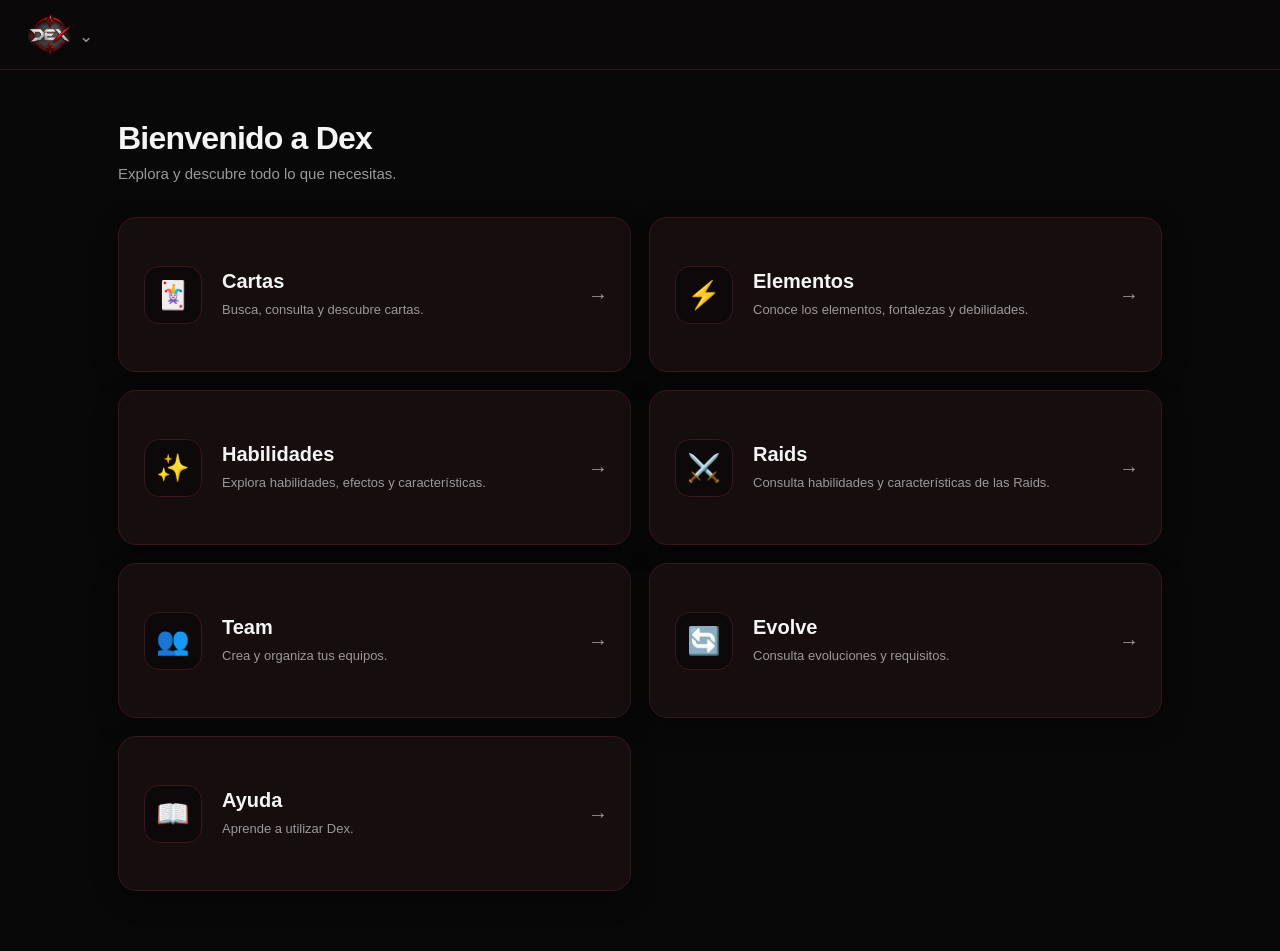
<file: index.html>
<!DOCTYPE html>
<html lang="es">
<head>
    <meta charset="UTF-8">
    <meta name="viewport" content="width=device-width, initial-scale=1.0">

    <title>Dex</title>

    <meta
        http-equiv="refresh"
        content="0; url=inicio.html"
</head>

<body>
</body>
</html>
</file>
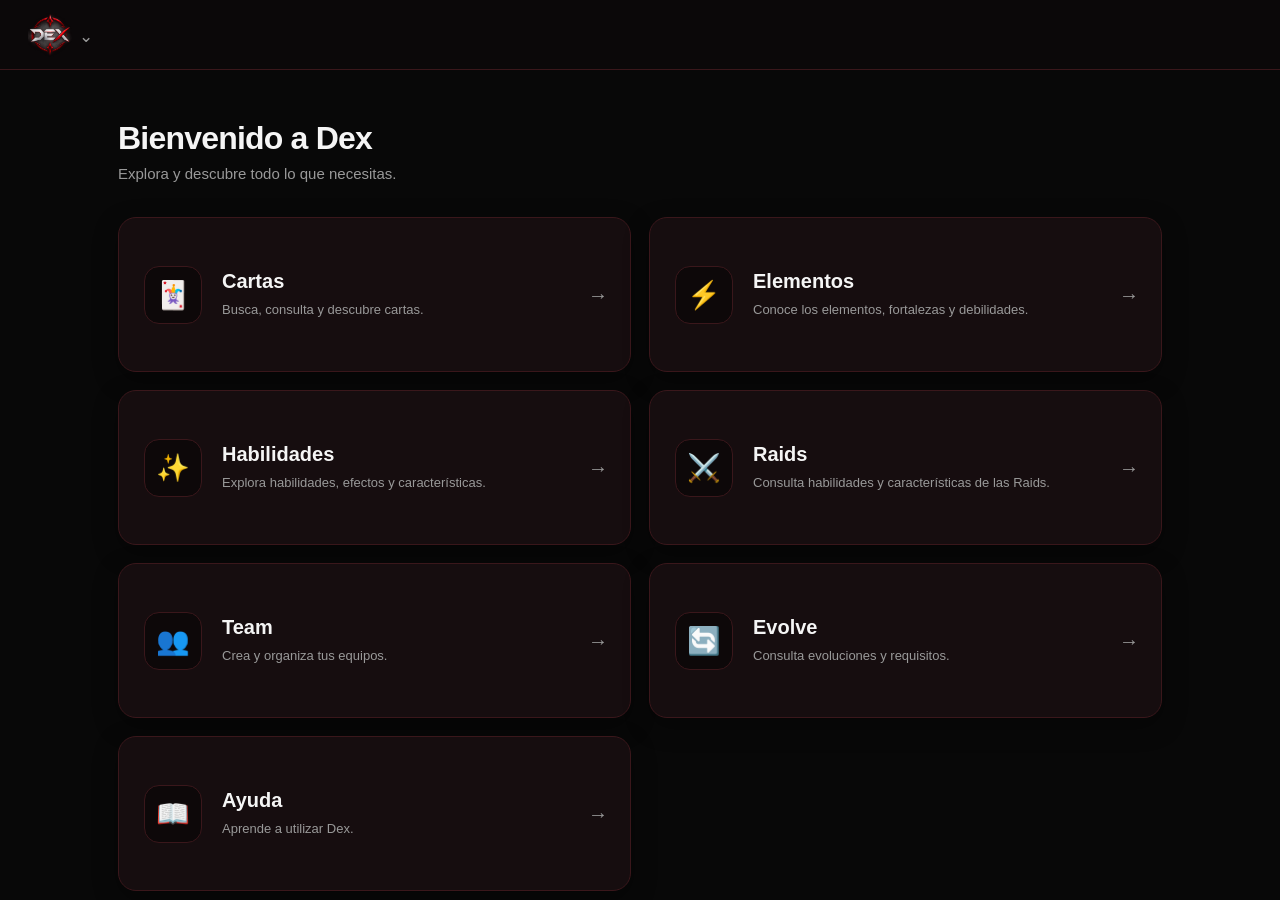
<file: Index.html>
<!DOCTYPE html>
<html lang="es">
<head>
    <meta charset="UTF-8">
    <meta name="viewport" content="width=device-width, initial-scale=1.0">

    <title>Dex</title>

    <meta
        http-equiv="refresh"
        content="0; url=inicio.html"
    >
</head>

<body>
</body>
</html>
</file>
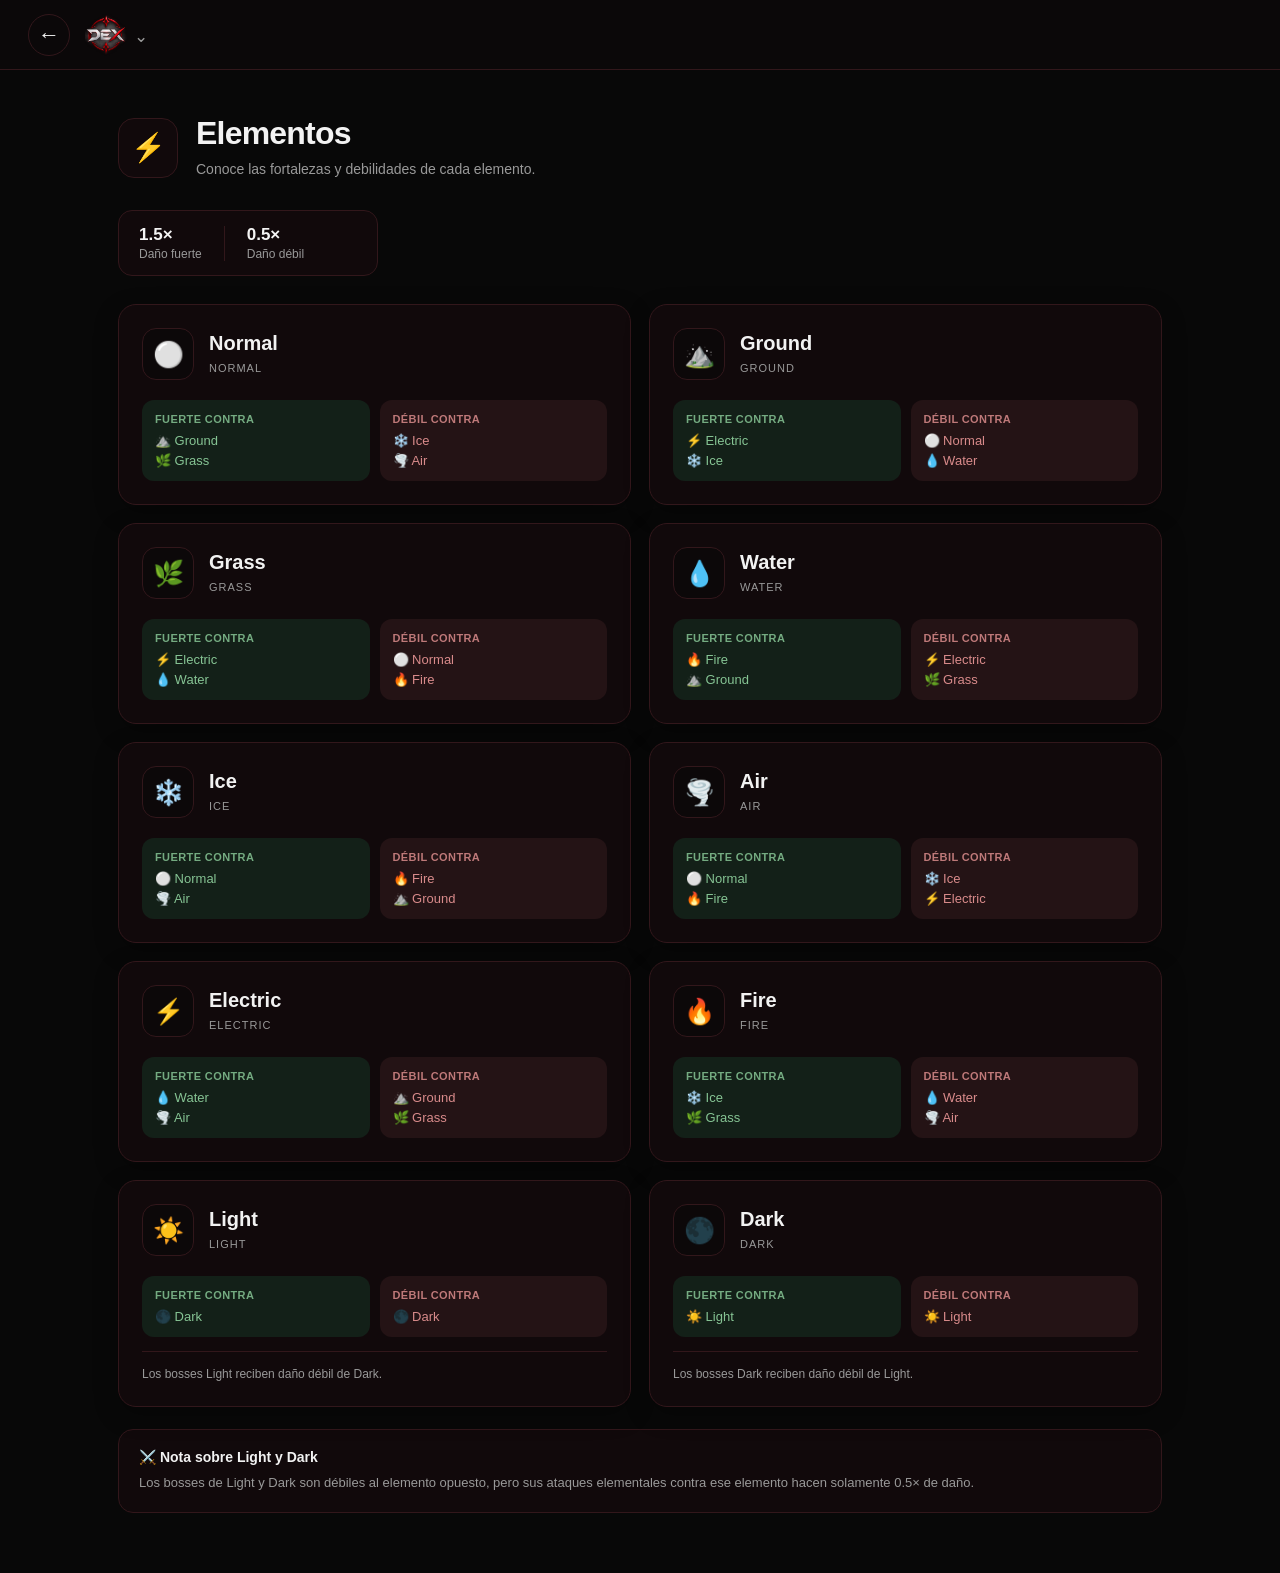
<file: Elementos.html>
<!DOCTYPE html>
<html lang="es">

<head>

    <meta charset="UTF-8">

    <meta
        name="viewport"
        content="width=device-width, initial-scale=1.0"
    >

    <meta
        name="theme-color"
        content="#080808"
    >

    <title>Dex - Elementos</title>

    <link
        rel="stylesheet"
        href="elementos.css"
    >

    <link
        rel="stylesheet"
        href="dex-menu.css"
    >

</head>


<body>


<header class="top-bar">

    <button
        id="backButton"
        class="back-button"
        type="button"
        aria-label="Volver a Inicio"
    >
        ←
    </button>


    <button
        id="dexMenuButton"
        class="logo-button"
        type="button"
        aria-label="Abrir menú de Dex"
    >

        <img
            src="assets/dex-logo.png"
            alt="Dex"
        >

        <span class="logo-arrow">
            ⌄
        </span>

    </button>

</header>


<main class="main-content">


    <section class="page-header">

        <span class="page-icon">
            ⚡
        </span>

        <div>

            <h1>
                Elementos
            </h1>

            <p>
                Conoce las fortalezas y debilidades
                de cada elemento.
            </p>

        </div>

    </section>


    <section class="info-box">

        <div class="info-item">

            <strong>
                1.5×
            </strong>

            <span>
                Daño fuerte
            </span>

        </div>


        <div class="info-divider"></div>


        <div class="info-item">

            <strong>
                0.5×
            </strong>

            <span>
                Daño débil
            </span>

        </div>

    </section>


    <section
        id="elementsGrid"
        class="elements-grid"
    >


        <!-- NORMAL -->

        <article
            class="element-card"
            data-element="normal"
        >

            <div class="element-header">

                <div class="element-icon">
                    ⚪
                </div>

                <div>

                    <h2>
                        Normal
                    </h2>

                    <span>
                        NORMAL
                    </span>

                </div>

            </div>


            <div class="matchups">

                <div class="matchup strong">

                    <span class="matchup-label">
                        Fuerte contra
                    </span>

                    <span>
                        ⛰️ Ground
                    </span>

                    <span>
                        🌿 Grass
                    </span>

                </div>


                <div class="matchup weak">

                    <span class="matchup-label">
                        Débil contra
                    </span>

                    <span>
                        ❄️ Ice
                    </span>

                    <span>
                        🌪️ Air
                    </span>

                </div>

            </div>

        </article>


        <!-- GROUND -->

        <article
            class="element-card"
            data-element="ground"
        >

            <div class="element-header">

                <div class="element-icon">
                    ⛰️
                </div>

                <div>

                    <h2>
                        Ground
                    </h2>

                    <span>
                        GROUND
                    </span>

                </div>

            </div>


            <div class="matchups">

                <div class="matchup strong">

                    <span class="matchup-label">
                        Fuerte contra
                    </span>

                    <span>
                        ⚡ Electric
                    </span>

                    <span>
                        ❄️ Ice
                    </span>

                </div>


                <div class="matchup weak">

                    <span class="matchup-label">
                        Débil contra
                    </span>

                    <span>
                        ⚪ Normal
                    </span>

                    <span>
                        💧 Water
                    </span>

                </div>

            </div>

        </article>


        <!-- GRASS -->

        <article
            class="element-card"
            data-element="grass"
        >

            <div class="element-header">

                <div class="element-icon">
                    🌿
                </div>

                <div>

                    <h2>
                        Grass
                    </h2>

                    <span>
                        GRASS
                    </span>

                </div>

            </div>


            <div class="matchups">

                <div class="matchup strong">

                    <span class="matchup-label">
                        Fuerte contra
                    </span>

                    <span>
                        ⚡ Electric
                    </span>

                    <span>
                        💧 Water
                    </span>

                </div>


                <div class="matchup weak">

                    <span class="matchup-label">
                        Débil contra
                    </span>

                    <span>
                        ⚪ Normal
                    </span>

                    <span>
                        🔥 Fire
                    </span>

                </div>

            </div>

        </article>


        <!-- WATER -->

        <article
            class="element-card"
            data-element="water"
        >

            <div class="element-header">

                <div class="element-icon">
                    💧
                </div>

                <div>

                    <h2>
                        Water
                    </h2>

                    <span>
                        WATER
                    </span>

                </div>

            </div>


            <div class="matchups">

                <div class="matchup strong">

                    <span class="matchup-label">
                        Fuerte contra
                    </span>

                    <span>
                        🔥 Fire
                    </span>

                    <span>
                        ⛰️ Ground
                    </span>

                </div>


                <div class="matchup weak">

                    <span class="matchup-label">
                        Débil contra
                    </span>

                    <span>
                        ⚡ Electric
                    </span>

                    <span>
                        🌿 Grass
                    </span>

                </div>

            </div>

        </article>


        <!-- ICE -->

        <article
            class="element-card"
            data-element="ice"
        >

            <div class="element-header">

                <div class="element-icon">
                    ❄️
                </div>

                <div>

                    <h2>
                        Ice
                    </h2>

                    <span>
                        ICE
                    </span>

                </div>

            </div>


            <div class="matchups">

                <div class="matchup strong">

                    <span class="matchup-label">
                        Fuerte contra
                    </span>

                    <span>
                        ⚪ Normal
                    </span>

                    <span>
                        🌪️ Air
                    </span>

                </div>


                <div class="matchup weak">

                    <span class="matchup-label">
                        Débil contra
                    </span>

                    <span>
                        🔥 Fire
                    </span>

                    <span>
                        ⛰️ Ground
                    </span>

                </div>

            </div>

        </article>


        <!-- AIR -->

        <article
            class="element-card"
            data-element="air"
        >

            <div class="element-header">

                <div class="element-icon">
                    🌪️
                </div>

                <div>

                    <h2>
                        Air
                    </h2>

                    <span>
                        AIR
                    </span>

                </div>

            </div>


            <div class="matchups">

                <div class="matchup strong">

                    <span class="matchup-label">
                        Fuerte contra
                    </span>

                    <span>
                        ⚪ Normal
                    </span>

                    <span>
                        🔥 Fire
                    </span>

                </div>


                <div class="matchup weak">

                    <span class="matchup-label">
                        Débil contra
                    </span>

                    <span>
                        ❄️ Ice
                    </span>

                    <span>
                        ⚡ Electric
                    </span>

                </div>

            </div>

        </article>


        <!-- ELECTRIC -->

        <article
            class="element-card"
            data-element="electric"
        >

            <div class="element-header">

                <div class="element-icon">
                    ⚡
                </div>

                <div>

                    <h2>
                        Electric
                    </h2>

                    <span>
                        ELECTRIC
                    </span>

                </div>

            </div>


            <div class="matchups">

                <div class="matchup strong">

                    <span class="matchup-label">
                        Fuerte contra
                    </span>

                    <span>
                        💧 Water
                    </span>

                    <span>
                        🌪️ Air
                    </span>

                </div>


                <div class="matchup weak">

                    <span class="matchup-label">
                        Débil contra
                    </span>

                    <span>
                        ⛰️ Ground
                    </span>

                    <span>
                        🌿 Grass
                    </span>

                </div>

            </div>

        </article>


        <!-- FIRE -->

        <article
            class="element-card"
            data-element="fire"
        >

            <div class="element-header">

                <div class="element-icon">
                    🔥
                </div>

                <div>

                    <h2>
                        Fire
                    </h2>

                    <span>
                        FIRE
                    </span>

                </div>

            </div>


            <div class="matchups">

                <div class="matchup strong">

                    <span class="matchup-label">
                        Fuerte contra
                    </span>

                    <span>
                        ❄️ Ice
                    </span>

                    <span>
                        🌿 Grass
                    </span>

                </div>


                <div class="matchup weak">

                    <span class="matchup-label">
                        Débil contra
                    </span>

                    <span>
                        💧 Water
                    </span>

                    <span>
                        🌪️ Air
                    </span>

                </div>

            </div>

        </article>


        <!-- LIGHT -->

        <article
            class="element-card special-element"
            data-element="light"
        >

            <div class="element-header">

                <div class="element-icon">
                    ☀️
                </div>

                <div>

                    <h2>
                        Light
                    </h2>

                    <span>
                        LIGHT
                    </span>

                </div>

            </div>


            <div class="matchups">

                <div class="matchup strong">

                    <span class="matchup-label">
                        Fuerte contra
                    </span>

                    <span>
                        🌑 Dark
                    </span>

                </div>


                <div class="matchup weak">

                    <span class="matchup-label">
                        Débil contra
                    </span>

                    <span>
                        🌑 Dark
                    </span>

                </div>

            </div>


            <p class="special-note">
                Los bosses Light reciben daño
                débil de Dark.
            </p>

        </article>


        <!-- DARK -->

        <article
            class="element-card special-element"
            data-element="dark"
        >

            <div class="element-header">

                <div class="element-icon">
                    🌑
                </div>

                <div>

                    <h2>
                        Dark
                    </h2>

                    <span>
                        DARK
                    </span>

                </div>

            </div>


            <div class="matchups">

                <div class="matchup strong">

                    <span class="matchup-label">
                        Fuerte contra
                    </span>

                    <span>
                        ☀️ Light
                    </span>

                </div>


                <div class="matchup weak">

                    <span class="matchup-label">
                        Débil contra
                    </span>

                    <span>
                        ☀️ Light
                    </span>

                </div>

            </div>


            <p class="special-note">
                Los bosses Dark reciben daño
                débil de Light.
            </p>

        </article>


    </section>


    <section class="boss-note">

        <strong>
            ⚔️ Nota sobre Light y Dark
        </strong>

        <p>
            Los bosses de Light y Dark son débiles
            al elemento opuesto, pero sus ataques
            elementales contra ese elemento hacen
            solamente 0.5× de daño.
        </p>

    </section>


</main>


<script src="elementos.js"></script>
<script src="dex-menu.js"></script>

</body>
</html>
</file>
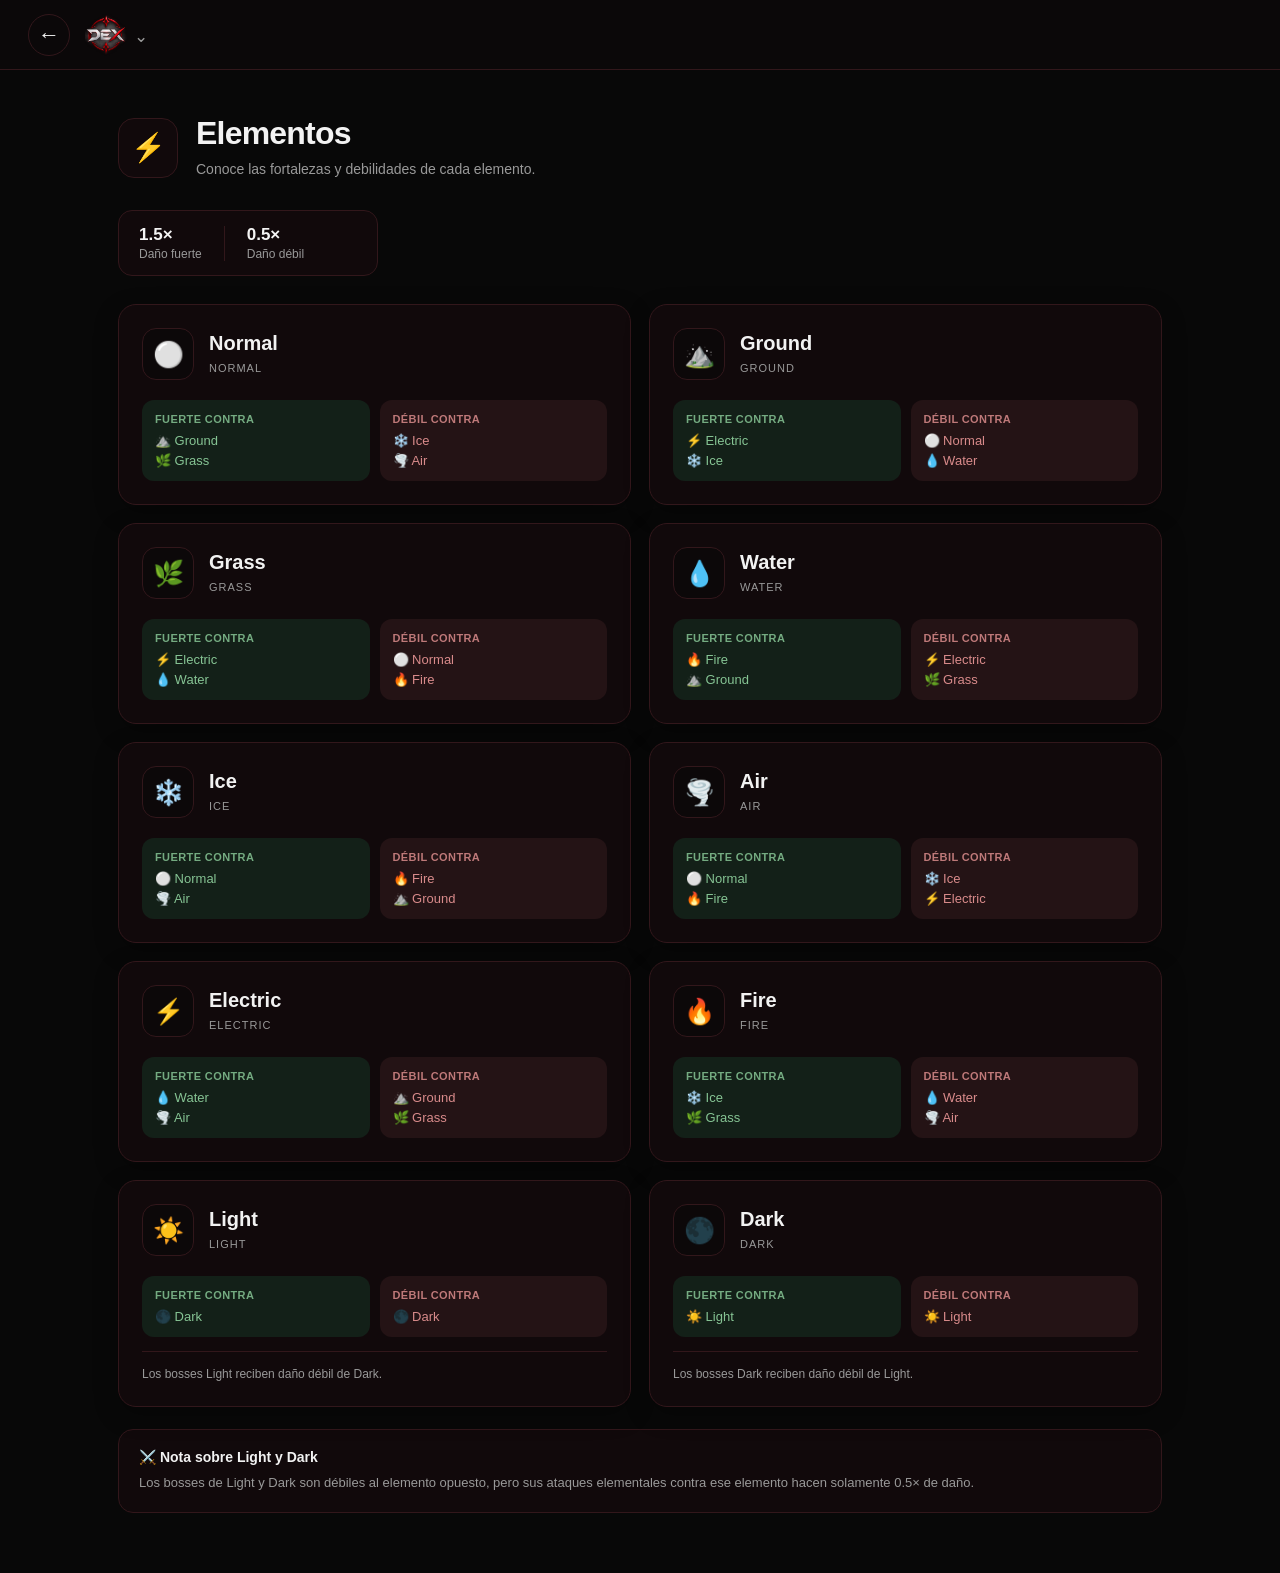
<file: elementos.html>
<!DOCTYPE html>
<html lang="es">

<head>

    <meta charset="UTF-8">

    <meta
        name="viewport"
        content="width=device-width, initial-scale=1.0"
    >

    <meta
        name="theme-color"
        content="#080808"
    >

    <title>Dex - Elementos</title>

    <link
        rel="stylesheet"
        href="elementos.css"
    >

    <link
        rel="stylesheet"
        href="dex-menu.css"
    >

</head>


<body>


<header class="top-bar">

    <button
        id="backButton"
        class="back-button"
        type="button"
        aria-label="Volver a Inicio"
    >
        ←
    </button>


    <button
        id="dexMenuButton"
        class="logo-button"
        type="button"
        aria-label="Abrir menú de Dex"
    >

        <img
            src="assets/dex-logo.png"
            alt="Dex"
        >

        <span class="logo-arrow">
            ⌄
        </span>

    </button>

</header>


<main class="main-content">


    <section class="page-header">

        <span class="page-icon">
            ⚡
        </span>

        <div>

            <h1>
                Elementos
            </h1>

            <p>
                Conoce las fortalezas y debilidades
                de cada elemento.
            </p>

        </div>

    </section>


    <section class="info-box">

        <div class="info-item">

            <strong>
                1.5×
            </strong>

            <span>
                Daño fuerte
            </span>

        </div>


        <div class="info-divider"></div>


        <div class="info-item">

            <strong>
                0.5×
            </strong>

            <span>
                Daño débil
            </span>

        </div>

    </section>


    <section
        id="elementsGrid"
        class="elements-grid"
    >


        <!-- NORMAL -->

        <article
            class="element-card"
            data-element="normal"
        >

            <div class="element-header">

                <div class="element-icon">
                    ⚪
                </div>

                <div>

                    <h2>
                        Normal
                    </h2>

                    <span>
                        NORMAL
                    </span>

                </div>

            </div>


            <div class="matchups">

                <div class="matchup strong">

                    <span class="matchup-label">
                        Fuerte contra
                    </span>

                    <span>
                        ⛰️ Ground
                    </span>

                    <span>
                        🌿 Grass
                    </span>

                </div>


                <div class="matchup weak">

                    <span class="matchup-label">
                        Débil contra
                    </span>

                    <span>
                        ❄️ Ice
                    </span>

                    <span>
                        🌪️ Air
                    </span>

                </div>

            </div>

        </article>


        <!-- GROUND -->

        <article
            class="element-card"
            data-element="ground"
        >

            <div class="element-header">

                <div class="element-icon">
                    ⛰️
                </div>

                <div>

                    <h2>
                        Ground
                    </h2>

                    <span>
                        GROUND
                    </span>

                </div>

            </div>


            <div class="matchups">

                <div class="matchup strong">

                    <span class="matchup-label">
                        Fuerte contra
                    </span>

                    <span>
                        ⚡ Electric
                    </span>

                    <span>
                        ❄️ Ice
                    </span>

                </div>


                <div class="matchup weak">

                    <span class="matchup-label">
                        Débil contra
                    </span>

                    <span>
                        ⚪ Normal
                    </span>

                    <span>
                        💧 Water
                    </span>

                </div>

            </div>

        </article>


        <!-- GRASS -->

        <article
            class="element-card"
            data-element="grass"
        >

            <div class="element-header">

                <div class="element-icon">
                    🌿
                </div>

                <div>

                    <h2>
                        Grass
                    </h2>

                    <span>
                        GRASS
                    </span>

                </div>

            </div>


            <div class="matchups">

                <div class="matchup strong">

                    <span class="matchup-label">
                        Fuerte contra
                    </span>

                    <span>
                        ⚡ Electric
                    </span>

                    <span>
                        💧 Water
                    </span>

                </div>


                <div class="matchup weak">

                    <span class="matchup-label">
                        Débil contra
                    </span>

                    <span>
                        ⚪ Normal
                    </span>

                    <span>
                        🔥 Fire
                    </span>

                </div>

            </div>

        </article>


        <!-- WATER -->

        <article
            class="element-card"
            data-element="water"
        >

            <div class="element-header">

                <div class="element-icon">
                    💧
                </div>

                <div>

                    <h2>
                        Water
                    </h2>

                    <span>
                        WATER
                    </span>

                </div>

            </div>


            <div class="matchups">

                <div class="matchup strong">

                    <span class="matchup-label">
                        Fuerte contra
                    </span>

                    <span>
                        🔥 Fire
                    </span>

                    <span>
                        ⛰️ Ground
                    </span>

                </div>


                <div class="matchup weak">

                    <span class="matchup-label">
                        Débil contra
                    </span>

                    <span>
                        ⚡ Electric
                    </span>

                    <span>
                        🌿 Grass
                    </span>

                </div>

            </div>

        </article>


        <!-- ICE -->

        <article
            class="element-card"
            data-element="ice"
        >

            <div class="element-header">

                <div class="element-icon">
                    ❄️
                </div>

                <div>

                    <h2>
                        Ice
                    </h2>

                    <span>
                        ICE
                    </span>

                </div>

            </div>


            <div class="matchups">

                <div class="matchup strong">

                    <span class="matchup-label">
                        Fuerte contra
                    </span>

                    <span>
                        ⚪ Normal
                    </span>

                    <span>
                        🌪️ Air
                    </span>

                </div>


                <div class="matchup weak">

                    <span class="matchup-label">
                        Débil contra
                    </span>

                    <span>
                        🔥 Fire
                    </span>

                    <span>
                        ⛰️ Ground
                    </span>

                </div>

            </div>

        </article>


        <!-- AIR -->

        <article
            class="element-card"
            data-element="air"
        >

            <div class="element-header">

                <div class="element-icon">
                    🌪️
                </div>

                <div>

                    <h2>
                        Air
                    </h2>

                    <span>
                        AIR
                    </span>

                </div>

            </div>


            <div class="matchups">

                <div class="matchup strong">

                    <span class="matchup-label">
                        Fuerte contra
                    </span>

                    <span>
                        ⚪ Normal
                    </span>

                    <span>
                        🔥 Fire
                    </span>

                </div>


                <div class="matchup weak">

                    <span class="matchup-label">
                        Débil contra
                    </span>

                    <span>
                        ❄️ Ice
                    </span>

                    <span>
                        ⚡ Electric
                    </span>

                </div>

            </div>

        </article>


        <!-- ELECTRIC -->

        <article
            class="element-card"
            data-element="electric"
        >

            <div class="element-header">

                <div class="element-icon">
                    ⚡
                </div>

                <div>

                    <h2>
                        Electric
                    </h2>

                    <span>
                        ELECTRIC
                    </span>

                </div>

            </div>


            <div class="matchups">

                <div class="matchup strong">

                    <span class="matchup-label">
                        Fuerte contra
                    </span>

                    <span>
                        💧 Water
                    </span>

                    <span>
                        🌪️ Air
                    </span>

                </div>


                <div class="matchup weak">

                    <span class="matchup-label">
                        Débil contra
                    </span>

                    <span>
                        ⛰️ Ground
                    </span>

                    <span>
                        🌿 Grass
                    </span>

                </div>

            </div>

        </article>


        <!-- FIRE -->

        <article
            class="element-card"
            data-element="fire"
        >

            <div class="element-header">

                <div class="element-icon">
                    🔥
                </div>

                <div>

                    <h2>
                        Fire
                    </h2>

                    <span>
                        FIRE
                    </span>

                </div>

            </div>


            <div class="matchups">

                <div class="matchup strong">

                    <span class="matchup-label">
                        Fuerte contra
                    </span>

                    <span>
                        ❄️ Ice
                    </span>

                    <span>
                        🌿 Grass
                    </span>

                </div>


                <div class="matchup weak">

                    <span class="matchup-label">
                        Débil contra
                    </span>

                    <span>
                        💧 Water
                    </span>

                    <span>
                        🌪️ Air
                    </span>

                </div>

            </div>

        </article>


        <!-- LIGHT -->

        <article
            class="element-card special-element"
            data-element="light"
        >

            <div class="element-header">

                <div class="element-icon">
                    ☀️
                </div>

                <div>

                    <h2>
                        Light
                    </h2>

                    <span>
                        LIGHT
                    </span>

                </div>

            </div>


            <div class="matchups">

                <div class="matchup strong">

                    <span class="matchup-label">
                        Fuerte contra
                    </span>

                    <span>
                        🌑 Dark
                    </span>

                </div>


                <div class="matchup weak">

                    <span class="matchup-label">
                        Débil contra
                    </span>

                    <span>
                        🌑 Dark
                    </span>

                </div>

            </div>


            <p class="special-note">
                Los bosses Light reciben daño
                débil de Dark.
            </p>

        </article>


        <!-- DARK -->

        <article
            class="element-card special-element"
            data-element="dark"
        >

            <div class="element-header">

                <div class="element-icon">
                    🌑
                </div>

                <div>

                    <h2>
                        Dark
                    </h2>

                    <span>
                        DARK
                    </span>

                </div>

            </div>


            <div class="matchups">

                <div class="matchup strong">

                    <span class="matchup-label">
                        Fuerte contra
                    </span>

                    <span>
                        ☀️ Light
                    </span>

                </div>


                <div class="matchup weak">

                    <span class="matchup-label">
                        Débil contra
                    </span>

                    <span>
                        ☀️ Light
                    </span>

                </div>

            </div>


            <p class="special-note">
                Los bosses Dark reciben daño
                débil de Light.
            </p>

        </article>


    </section>


    <section class="boss-note">

        <strong>
            ⚔️ Nota sobre Light y Dark
        </strong>

        <p>
            Los bosses de Light y Dark son débiles
            al elemento opuesto, pero sus ataques
            elementales contra ese elemento hacen
            solamente 0.5× de daño.
        </p>

    </section>


</main>


<script src="elementos.js"></script>
<script src="dex-menu.js"></script>

</body>
</html>
</file>
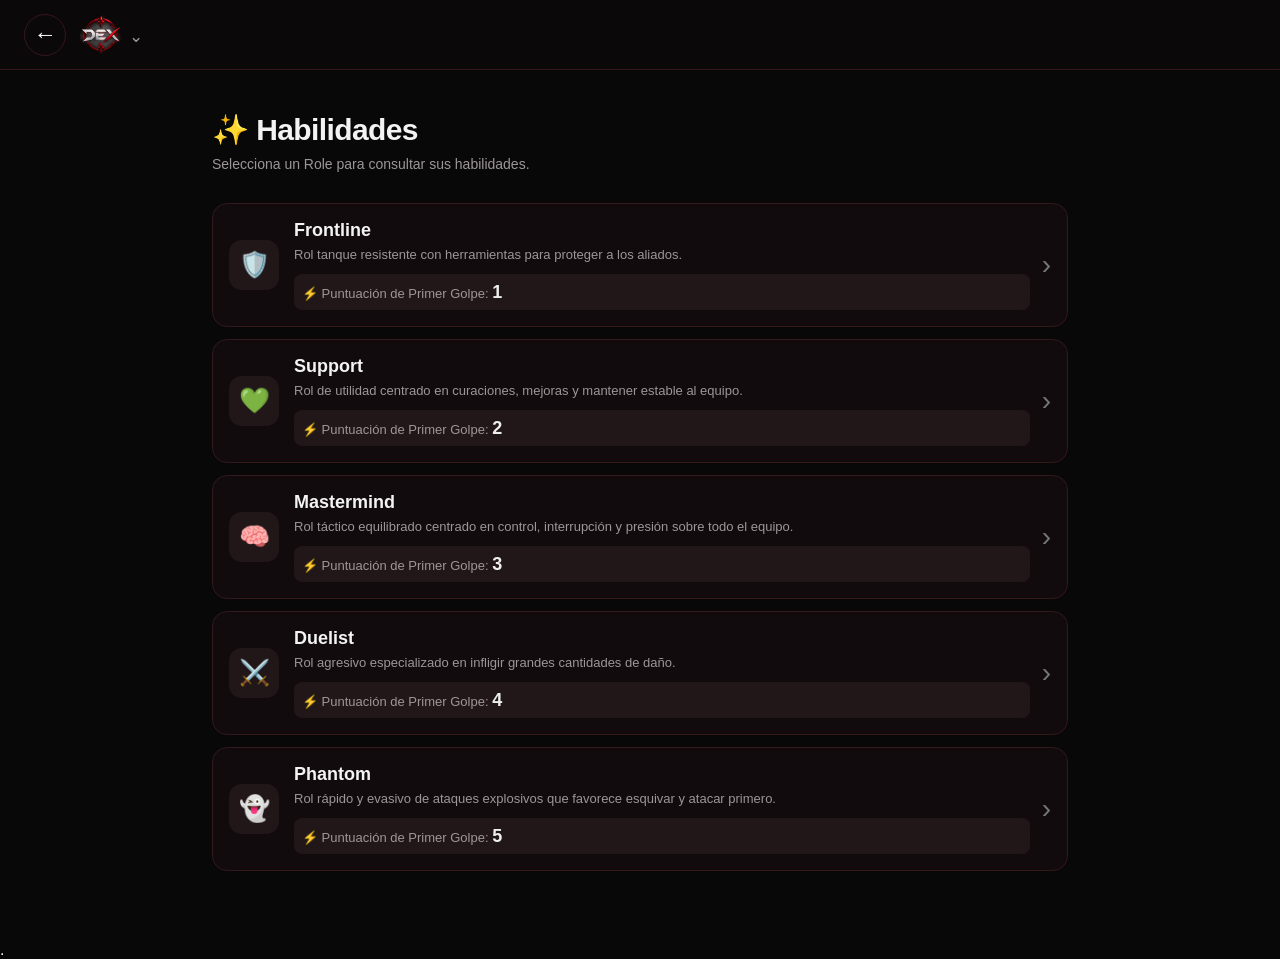
<file: habilidades.html>
<!DOCTYPE html>
<html lang="es">
<head>
<meta charset="UTF-8">
<meta name="viewport" content="width=device-width, initial-scale=1.0">
<meta name="theme-color" content="#080808">
<title>Dex - Habilidades</title>
<link rel="stylesheet" href="habilidades.css">
<link rel="stylesheet" href="dex-menu.css">
<style>
*{box-sizing:border-box;margin:0;padding:0}
:root{--bg:#080808;--surface:#120b0d;--surface2:#180e11;--surface3:#211115;--border:#35171c;--border2:#542129;--red:#d71920;--text:#f3f3f3;--muted:#9d9698;--soft:#c9c3c4}
html,body{min-height:100%;background:var(--bg);color:var(--text)}
body{font-family:-apple-system,BlinkMacSystemFont,"Segoe UI",Roboto,Arial,sans-serif}
a{color:inherit}
.top-bar{position:relative;height:70px;display:flex;align-items:center;padding:0 24px;background:#0b0809;border-bottom:1px solid var(--border)}
.back-button{width:42px;height:42px;display:flex;align-items:center;justify-content:center;border:1px solid var(--border);border-radius:50%;background:transparent;color:#fff;font-size:23px;text-decoration:none}
.logo-button{display:flex;align-items:center;gap:7px;margin-left:14px;padding:0;border:0;background:transparent;color:#f5f5f5;cursor:pointer}
.logo-button img{height:42px;width:auto}
.logo-arrow{color:#999;font-size:17px}
.main-content{width:100%;max-width:900px;margin:auto;padding:42px 22px 70px}
.page-header{margin-bottom:28px}
.page-header h1{font-size:30px;letter-spacing:-.6px}
.page-header p{margin-top:7px;color:var(--muted);font-size:14px}
.roles-container,.ability-list,.scaling-list{display:flex;flex-direction:column;gap:12px}
.role-card,.ability-list-card{width:100%;display:flex;align-items:center;text-align:left;padding:16px;border:1px solid var(--border);border-radius:15px;background:var(--surface);color:var(--text);text-decoration:none;cursor:pointer;transition:.18s}
.role-card:hover,.ability-list-card:hover{background:var(--surface2);border-color:var(--border2);transform:translateY(-1px)}
.role-icon,.ability-list-icon{width:50px;height:50px;display:flex;align-items:center;justify-content:center;flex-shrink:0;margin-right:15px;border-radius:13px;background:#211719;font-size:25px}
.role-info{flex:1}
.role-info h2{font-size:18px}
.role-info p{margin-top:5px;color:var(--muted);font-size:13px;line-height:1.45}
.first-strike{display:inline-block;margin-top:9px;padding:5px 8px;border-radius:8px;background:#211719;color:#aaa;font-size:12px}
.first-strike strong{color:#eee}
.role-view{display:none}
.role-view:target{display:block}
body:has(.role-view:target) #roles{display:none}
body:has(.role-view:target) .page-header{display:none}
.inner-back{display:inline-flex;align-items:center;margin-bottom:18px;color:#b9a5a8;text-decoration:none;font-size:13px}
.inner-back:hover{color:#fff}
.role-heading{display:flex;align-items:center;gap:15px;margin-bottom:22px;padding:18px;border:1px solid var(--border);border-radius:17px;background:var(--surface)}
.role-heading-icon{width:56px;height:56px;display:flex;align-items:center;justify-content:center;border-radius:15px;background:#211719;font-size:28px;flex-shrink:0}
.role-heading h2{font-size:25px}
.role-heading p{margin-top:5px;color:var(--muted);font-size:13px;line-height:1.5}
.ability-list-card{padding:14px 16px}
.ability-list-icon{width:46px;height:46px;margin-right:14px;font-size:22px}
.ability-list-info{display:flex;flex:1;flex-direction:column;gap:4px}
.ability-list-info strong{font-size:16px}
.ability-list-info small{color:var(--muted);font-size:12px}
.ability-list-arrow{color:#777;font-size:28px}
.ability-details{margin-top:24px}
.ability-detail{display:none}
.ability-detail:target{display:block}
body:has(.ability-detail:target) .ability-list{display:none}
body:has(.ability-detail:target) .role-heading{display:none}
body:has(.ability-detail:target) .ability-details{margin-top:0}
.ability-card{padding:22px;border:1px solid var(--border);border-radius:18px;background:linear-gradient(180deg,#160d0f,#11090b);box-shadow:0 18px 45px rgba(0,0,0,.28)}
.ability-header{display:flex;align-items:center;gap:15px;margin-bottom:20px}
.ability-icon{width:60px;height:60px;display:flex;align-items:center;justify-content:center;flex-shrink:0;border:1px solid var(--border2);border-radius:16px;background:#241116;font-size:30px}
.ability-header h2{font-size:25px}
.ability-type{display:inline-block;margin-top:5px;padding:4px 8px;border-radius:7px;background:#291316;color:#d5a6aa;font-size:11px;font-weight:600;text-transform:uppercase}
.ability-description{margin-bottom:22px;padding:17px;border:1px solid var(--border);border-radius:13px;background:#0f090a;color:var(--soft);font-size:15px;line-height:1.7}
.scaling-content{margin-top:4px}
.scaling-content::before{content:"ESCALADO";display:block;margin-bottom:12px;padding-bottom:12px;border-bottom:1px solid var(--border);color:#a96e73;font-size:11px;font-weight:700;letter-spacing:.8px}
.scaling-list{gap:10px}
.scaling-card{padding:15px;border:1px solid var(--border);border-radius:13px;background:#10090b}
.scaling-card-title{display:inline-block;margin-bottom:10px;padding:5px 8px;border-radius:7px;background:#291316;color:#e1b2b6;font-size:11px;font-weight:700;text-transform:uppercase;letter-spacing:.4px}
.scaling-card p{color:#bcb5b6;font-size:14px;line-height:1.65}
.scaling-card p+p{margin-top:10px}
.awakening{padding-top:10px;border-top:1px solid #291316}
@media(max-width:600px){.top-bar{height:62px;padding:0 16px}.logo-button{margin-left:12px}.logo-button img{height:38px}.main-content{padding:30px 15px 48px}.page-header h1{font-size:27px}.role-heading{padding:15px}.role-heading h2{font-size:22px}.ability-card{padding:17px}.ability-header h2{font-size:21px}.ability-icon{width:52px;height:52px;font-size:26px}.ability-description{font-size:14px;padding:14px}.scaling-card p{font-size:13px}}
</style>
</head>
<body id="roles">
<header class="top-bar">
<a class="back-button" href="inicio.html" aria-label="Volver a Inicio">←</a>
<button id="dexMenuButton" class="logo-button" type="button" aria-label="Abrir menú de Dex"><img src="assets/dex-logo.png" alt="Dex"><span class="logo-arrow">⌄</span></button>
</header>
<main class="main-content">
<section class="page-header">
<h1>✨ Habilidades</h1><p>Selecciona un Role para consultar sus habilidades.</p>
</section>
<section id="roles" class="roles-container">
<a class="role-card" href="#role-frontline"><div class="role-icon">🛡️</div><div class="role-info"><h2>Frontline</h2><p>Rol tanque resistente con herramientas para proteger a los aliados.</p><span class="first-strike">⚡ Puntuación de Primer Golpe: <strong>1</strong></span></div><span class="ability-list-arrow">›</span></a><a class="role-card" href="#role-support"><div class="role-icon">💚</div><div class="role-info"><h2>Support</h2><p>Rol de utilidad centrado en curaciones, mejoras y mantener estable al equipo.</p><span class="first-strike">⚡ Puntuación de Primer Golpe: <strong>2</strong></span></div><span class="ability-list-arrow">›</span></a><a class="role-card" href="#role-mastermind"><div class="role-icon">🧠</div><div class="role-info"><h2>Mastermind</h2><p>Rol táctico equilibrado centrado en control, interrupción y presión sobre todo el equipo.</p><span class="first-strike">⚡ Puntuación de Primer Golpe: <strong>3</strong></span></div><span class="ability-list-arrow">›</span></a><a class="role-card" href="#role-duelist"><div class="role-icon">⚔️</div><div class="role-info"><h2>Duelist</h2><p>Rol agresivo especializado en infligir grandes cantidades de daño.</p><span class="first-strike">⚡ Puntuación de Primer Golpe: <strong>4</strong></span></div><span class="ability-list-arrow">›</span></a><a class="role-card" href="#role-phantom"><div class="role-icon">👻</div><div class="role-info"><h2>Phantom</h2><p>Rol rápido y evasivo de ataques explosivos que favorece esquivar y atacar primero.</p><span class="first-strike">⚡ Puntuación de Primer Golpe: <strong>5</strong></span></div><span class="ability-list-arrow">›</span></a>
</section>
<section id="role-frontline" class="role-view" aria-labelledby="role-title-frontline">
  <a class="inner-back" href="#roles">← Todos los roles</a>
  <div class="role-heading">
   <div class="role-heading-icon">🛡️</div>
   <div><h2 id="role-title-frontline">Frontline</h2><p>Rol tanque resistente con herramientas para proteger a los aliados.</p></div>
  </div>
  <div class="ability-list"><a class="ability-list-card" href="#ability-frontline-0"><span class="ability-list-icon">🛡️</span><span class="ability-list-info"><strong>Opening Guard</strong><small>Defensa</small></span><span class="ability-list-arrow">›</span></a><a class="ability-list-card" href="#ability-frontline-1"><span class="ability-list-icon">❤️</span><span class="ability-list-info"><strong>Last Stand</strong><small>Supervivencia</small></span><span class="ability-list-arrow">›</span></a><a class="ability-list-card" href="#ability-frontline-2"><span class="ability-list-icon">📢</span><span class="ability-list-info"><strong>Provoke</strong><small>Control</small></span><span class="ability-list-arrow">›</span></a><a class="ability-list-card" href="#ability-frontline-3"><span class="ability-list-icon">👼</span><span class="ability-list-info"><strong>Guardian Angel</strong><small>Protección</small></span><span class="ability-list-arrow">›</span></a></div>
  <div class="ability-details"><article class="ability-card ability-detail" id="ability-frontline-0"><a class="inner-back" href="#role-frontline">← Habilidades de Frontline</a>
<div class="ability-header">
<div class="ability-icon">
                        🛡️
                    </div>
<div>
<h2>Opening Guard</h2>
<span class="ability-type">
                            Defensa
                        </span>
</div>
</div>
<p class="ability-description">
                    Reduce el daño recibido en un
                    <strong>40/50/60/75%</strong>
                    durante los primeros
                    <strong>2-4</strong> turnos de batalla.
                </p>
<details class="scaling-details" open="">

<div class="scaling-content"><div class="scaling-list"><article class="scaling-card"><div class="scaling-card-title">Común - Exótico</div><p>
                            Reduce el daño recibido en un
                            <strong>40%</strong>
                            durante los primeros
                            <strong>2</strong> turnos de batalla.
                        </p></article><article class="scaling-card"><div class="scaling-card-title">Legendario</div><p>
                            Reduce el daño recibido en un
                            <strong>50%</strong>
                            durante los primeros
                            <strong>3</strong> turnos de batalla.
                        </p></article><article class="scaling-card"><div class="scaling-card-title">Mítico</div><p>
<strong>Base:</strong>
                            Reduce el daño recibido en un
                            <strong>60%</strong>
                            durante los primeros
                            <strong>3</strong> turnos de batalla.
                        </p><p class="awakening">
<strong>Despertar 5:</strong>
                            Reduce el daño recibido en un
                            <strong>75%</strong>
                            durante los primeros
                            <strong>4</strong> turnos de batalla.
                        </p></article></div></div>
</details>
</article><article class="ability-card ability-detail" id="ability-frontline-1"><a class="inner-back" href="#role-frontline">← Habilidades de Frontline</a>
<div class="ability-header">
<div class="ability-icon">
                        ❤️
                    </div>
<div>
<h2>Last Stand</h2>
<span class="ability-type">
                            Supervivencia
                        </span>
</div>
</div>
<p class="ability-description">
                    Una vez por batalla, cuando tus PS se reducen a
                    <strong>0</strong>,
                    recupera un
                    <strong>25/28/32/45%</strong>
                    de PS y reduce el siguiente daño recibido en un
                    <strong>50/57/65/90%</strong>.
                </p>
<details class="scaling-details" open="">

<div class="scaling-content"><div class="scaling-list"><article class="scaling-card"><div class="scaling-card-title">Común - Exótico</div><p>
                            Una vez por batalla, cuando tus PS se reducen a
                            <strong>0</strong>,
                            recupera un
                            <strong>25%</strong>
                            de PS y reduce el siguiente daño recibido en un
                            <strong>50%</strong>.
                        </p></article><article class="scaling-card"><div class="scaling-card-title">Legendario</div><p>
                            Una vez por batalla, cuando tus PS se reducen a
                            <strong>0</strong>,
                            recupera un
                            <strong>28%</strong>
                            de PS y reduce el siguiente daño recibido en un
                            <strong>57%</strong>.
                        </p></article><article class="scaling-card"><div class="scaling-card-title">Mítico</div><p>
<strong>Base:</strong>
                            Una vez por batalla, cuando tus PS se reducen a
                            <strong>0</strong>,
                            recupera un
                            <strong>32%</strong>
                            de PS y reduce el siguiente daño recibido en un
                            <strong>65%</strong>.
                        </p><p class="awakening">
<strong>Despertar 5:</strong>
                            Una vez por batalla, cuando tus PS se reducen a
                            <strong>0</strong>,
                            recupera un
                            <strong>45%</strong>
                            de PS y reduce el siguiente daño recibido en un
                            <strong>90%</strong>.
                        </p></article></div></div>
</details>
</article><article class="ability-card ability-detail" id="ability-frontline-2"><a class="inner-back" href="#role-frontline">← Habilidades de Frontline</a>
<div class="ability-header">
<div class="ability-icon">
                        📢
                    </div>
<div>
<h2>Provoke</h2>
<span class="ability-type">
                            Control
                        </span>
</div>
</div>
<p class="ability-description">
                    Obliga a todos los enemigos a atacarte durante
                    <strong>2</strong> turnos a partir del
                    <strong>turno 3</strong>.
                    Después entra en un tiempo de reutilización de
                    <strong>7/6/5/4</strong> turnos.
                    Mientras está activa, recibes un
                    <strong>50%</strong> más de daño.
                </p>
<details class="scaling-details" open="">

<div class="scaling-content"><div class="scaling-list"><article class="scaling-card"><div class="scaling-card-title">Común</div><p>
                            Obliga a todos los enemigos a atacarte durante
                            <strong>2</strong> turnos a partir del
                            <strong>turno 3</strong>.
                            Tiempo de reutilización de
                            <strong>7</strong> turnos.
                            Mientras está activa, recibes un
                            <strong>50%</strong> más de daño.
                        </p></article><article class="scaling-card"><div class="scaling-card-title">Raro</div><p>
                            Obliga a todos los enemigos a atacarte durante
                            <strong>2</strong> turnos a partir del
                            <strong>turno 3</strong>.
                            Tiempo de reutilización de
                            <strong>6</strong> turnos.
                            Mientras está activa, recibes un
                            <strong>50%</strong> más de daño.
                        </p></article><article class="scaling-card"><div class="scaling-card-title">Legendario</div><p>
                            Obliga a todos los enemigos a atacarte durante
                            <strong>2</strong> turnos a partir del
                            <strong>turno 3</strong>.
                            Tiempo de reutilización de
                            <strong>5</strong> turnos.
                            Mientras está activa, recibes un
                            <strong>50%</strong> más de daño.
                        </p></article><article class="scaling-card"><div class="scaling-card-title">Mítico</div><p>
<strong>Base:</strong>
                            Obliga a todos los enemigos a atacarte durante
                            <strong>2</strong> turnos a partir del
                            <strong>turno 3</strong>.
                            Tiempo de reutilización de
                            <strong>5</strong> turnos.
                            Mientras está activa, recibes un
                            <strong>50%</strong> más de daño.
                        </p><p class="awakening">
<strong>Despertar 5:</strong>
                            Tiempo de reutilización de
                            <strong>4</strong> turnos.
                            El resto del efecto permanece igual.
                        </p></article></div></div>
</details>
</article><article class="ability-card ability-detail" id="ability-frontline-3"><a class="inner-back" href="#role-frontline">← Habilidades de Frontline</a>
<div class="ability-header">
<div class="ability-icon">
                        👼
                    </div>
<div>
<h2>Guardian Angel</h2>
<span class="ability-type">
                            Protección
                        </span>
</div>
</div>
<p class="ability-description">
                    Una vez por batalla, te sacrificas para recibir un golpe letal dirigido a un aliado.
                    El aliado sobrevive con
                    <strong>25/40/45/50%</strong>
                    de PS.
                </p>
<details class="scaling-details" open="">

<div class="scaling-content"><div class="scaling-list"><article class="scaling-card"><div class="scaling-card-title">Común - Exótico</div><p>
                            Una vez por batalla, te sacrificas para recibir un golpe letal dirigido a un aliado.
                            El aliado sobrevive con
                            <strong>25%</strong>
                            de PS.
                        </p></article><article class="scaling-card"><div class="scaling-card-title">Legendario</div><p>
                            Una vez por batalla, te sacrificas para recibir un golpe letal dirigido a un aliado.
                            El aliado sobrevive con
                            <strong>40%</strong>
                            de PS.
                        </p></article><article class="scaling-card"><div class="scaling-card-title">Mítico</div><p>
<strong>Base:</strong>
                            Una vez por batalla, te sacrificas para recibir un golpe letal dirigido a un aliado.
                            El aliado sobrevive con
                            <strong>45%</strong>
                            de PS.
                        </p><p class="awakening">
<strong>Despertar 5:</strong>
                            Una vez por batalla, te sacrificas para recibir un golpe letal dirigido a un aliado.
                            El aliado sobrevive con
                            <strong>50%</strong>
                            de PS.
                        </p></article></div></div>
</details>
</article></div>
 </section><section id="role-support" class="role-view" aria-labelledby="role-title-support">
  <a class="inner-back" href="#roles">← Todos los roles</a>
  <div class="role-heading">
   <div class="role-heading-icon">💚</div>
   <div><h2 id="role-title-support">Support</h2><p>Rol de utilidad centrado en curaciones, mejoras y mantener estable al equipo.</p></div>
  </div>
  <div class="ability-list"><a class="ability-list-card" href="#ability-support-0"><span class="ability-list-icon">✨</span><span class="ability-list-info"><strong>Mending Light</strong><small>Curación</small></span><span class="ability-list-arrow">›</span></a><a class="ability-list-card" href="#ability-support-1"><span class="ability-list-icon">📣</span><span class="ability-list-info"><strong>War Chant</strong><small>Mejora</small></span><span class="ability-list-arrow">›</span></a><a class="ability-list-card" href="#ability-support-2"><span class="ability-list-icon">💚</span><span class="ability-list-info"><strong>Remembrance</strong><small>Curación</small></span><span class="ability-list-arrow">›</span></a></div>
  <div class="ability-details"><article class="ability-card ability-detail" id="ability-support-0"><a class="inner-back" href="#role-support">← Habilidades de Support</a>
<div class="ability-header">
<div class="ability-icon">
                        ✨
                    </div>
<div>
<h2>Mending Light</h2>
<span class="ability-type">
                            Curación
                        </span>
</div>
</div>
<p class="ability-description">
                    Restaura entre un
                    <strong>12/15/18/23%</strong>
                    de los PS de
                    <strong>cada miembro del equipo</strong>
                    en el
                    <strong>3.er turno</strong>
                    y posteriormente cada
                    <strong>3 turnos</strong>.
                </p>
<details class="scaling-details" open="">

<div class="scaling-content"><div class="scaling-list"><article class="scaling-card"><div class="scaling-card-title">Común - Exótico</div><p>
                            Restaura un
                            <strong>12%</strong>
                            de los PS de
                            <strong>cada miembro del equipo</strong>
                            en el
                            <strong>3.er turno</strong>
                            y posteriormente cada
                            <strong>3 turnos</strong>.
                        </p></article><article class="scaling-card"><div class="scaling-card-title">Legendario</div><p>
                            Restaura un
                            <strong>15%</strong>
                            de los PS de
                            <strong>cada miembro del equipo</strong>
                            en el
                            <strong>3.er turno</strong>
                            y posteriormente cada
                            <strong>3 turnos</strong>.
                        </p></article><article class="scaling-card"><div class="scaling-card-title">Mítico</div><p>
<strong>Base:</strong>
                            Restaura un
                            <strong>18%</strong>
                            de los PS de
                            <strong>cada miembro del equipo</strong>
                            en el
                            <strong>3.er turno</strong>
                            y posteriormente cada
                            <strong>3 turnos</strong>.
                        </p><p class="awakening">
<strong>Despertar 5:</strong>
                            Restaura un
                            <strong>23%</strong>
                            de los PS de
                            <strong>cada miembro del equipo</strong>
                            en el
                            <strong>3.er turno</strong>
                            y posteriormente cada
                            <strong>3 turnos</strong>.
                        </p></article></div></div>
</details>
</article><article class="ability-card ability-detail" id="ability-support-1"><a class="inner-back" href="#role-support">← Habilidades de Support</a>
<div class="ability-header">
<div class="ability-icon">
                        📣
                    </div>
<div>
<h2>War Chant</h2>
<span class="ability-type">
                            Mejora
                        </span>
</div>
</div>
<p class="ability-description">
                    Aumenta el ATQ de
                    <strong>todos los miembros del equipo</strong>
                    en un
                    <strong>20/30/40/60%</strong>
                    durante
                    <strong>2 turnos</strong>
                    al inicio de la batalla y posteriormente cada
                    <strong>4 turnos</strong>.
                </p>
<details class="scaling-details" open="">

<div class="scaling-content"><div class="scaling-list"><article class="scaling-card"><div class="scaling-card-title">Común - Exótico</div><p>
                            Aumenta el ATQ de
                            <strong>todos los miembros del equipo</strong>
                            en un
                            <strong>20%</strong>
                            durante
                            <strong>2 turnos</strong>
                            al inicio de la batalla y posteriormente cada
                            <strong>4 turnos</strong>.
                        </p></article><article class="scaling-card"><div class="scaling-card-title">Legendario</div><p>
                            Aumenta el ATQ de
                            <strong>todos los miembros del equipo</strong>
                            en un
                            <strong>30%</strong>
                            durante
                            <strong>2 turnos</strong>
                            al inicio de la batalla y posteriormente cada
                            <strong>4 turnos</strong>.
                        </p></article><article class="scaling-card"><div class="scaling-card-title">Mítico</div><p>
<strong>Base:</strong>
                            Aumenta el ATQ de
                            <strong>todos los miembros del equipo</strong>
                            en un
                            <strong>40%</strong>
                            durante
                            <strong>2 turnos</strong>
                            al inicio de la batalla y posteriormente cada
                            <strong>4 turnos</strong>.
                        </p><p class="awakening">
<strong>Despertar 5:</strong>
                            Aumenta el ATQ de
                            <strong>todos los miembros del equipo</strong>
                            en un
                            <strong>60%</strong>
                            durante
                            <strong>2 turnos</strong>
                            al inicio de la batalla y posteriormente cada
                            <strong>4 turnos</strong>.
                        </p></article></div></div>
</details>
</article><article class="ability-card ability-detail" id="ability-support-2"><a class="inner-back" href="#role-support">← Habilidades de Support</a>
<div class="ability-header">
<div class="ability-icon">
                        💚
                    </div>
<div>
<h2>Remembrance</h2>
<span class="ability-type">
                            Curación
                        </span>
</div>
</div>
<p class="ability-description">
                    Cuando un aliado muere, cura a todos los demás aliados por un
                    <strong>20/35/50/75%</strong>
                    de sus PS máximos.
                    <strong>No se ve afectada por efectos que impiden la curación.</strong>
</p>
<details class="scaling-details" open="">

<div class="scaling-content"><div class="scaling-list"><article class="scaling-card"><div class="scaling-card-title">Común</div><p>
                            Cuando un aliado muere, cura a todos los demás aliados por un
                            <strong>20%</strong>
                            de sus PS máximos.
                            <strong>No se ve afectada por efectos que impiden la curación.</strong>
</p></article><article class="scaling-card"><div class="scaling-card-title">Raro</div><p>
                            Cuando un aliado muere, cura a todos los demás aliados por un
                            <strong>35%</strong>
                            de sus PS máximos.
                            <strong>No se ve afectada por efectos que impiden la curación.</strong>
</p></article><article class="scaling-card"><div class="scaling-card-title">Legendario</div><p>
                            Cuando un aliado muere, cura a todos los demás aliados por un
                            <strong>50%</strong>
                            de sus PS máximos.
                            <strong>No se ve afectada por efectos que impiden la curación.</strong>
</p></article><article class="scaling-card"><div class="scaling-card-title">Mítico</div><p>
<strong>Base:</strong>
                            Cuando un aliado muere, cura a todos los demás aliados por un
                            <strong>50%</strong>
                            de sus PS máximos.
                            <strong>No se ve afectada por efectos que impiden la curación.</strong>
</p><p class="awakening">
<strong>Despertar 5:</strong>
                            Cuando un aliado muere, cura a todos los demás aliados por un
                            <strong>75%</strong>
                            de sus PS máximos.
                            <strong>No se ve afectada por efectos que impiden la curación.</strong>
</p></article></div></div>
</details>
</article></div>
 </section><section id="role-mastermind" class="role-view" aria-labelledby="role-title-mastermind">
  <a class="inner-back" href="#roles">← Todos los roles</a>
  <div class="role-heading">
   <div class="role-heading-icon">🧠</div>
   <div><h2 id="role-title-mastermind">Mastermind</h2><p>Rol táctico equilibrado centrado en control, interrupción y presión sobre todo el equipo.</p></div>
  </div>
  <div class="ability-list"><a class="ability-list-card" href="#ability-mastermind-0"><span class="ability-list-icon">♟️</span><span class="ability-list-info"><strong>Checkmate</strong><small>Ejecución</small></span><span class="ability-list-arrow">›</span></a><a class="ability-list-card" href="#ability-mastermind-1"><span class="ability-list-icon">🧠</span><span class="ability-list-info"><strong>Mind Games</strong><small>Control</small></span><span class="ability-list-arrow">›</span></a><a class="ability-list-card" href="#ability-mastermind-2"><span class="ability-list-icon">🤐</span><span class="ability-list-info"><strong>Blackmail</strong><small>Silencio</small></span><span class="ability-list-arrow">›</span></a><a class="ability-list-card" href="#ability-mastermind-3"><span class="ability-list-icon">♟️</span><span class="ability-list-info"><strong>Pieces in Play</strong><small>Pasiva</small></span><span class="ability-list-arrow">›</span></a></div>
  <div class="ability-details"><article class="ability-card ability-detail" id="ability-mastermind-0"><a class="inner-back" href="#role-mastermind">← Habilidades de Mastermind</a>
<div class="ability-header">
<div class="ability-icon">
                        ♟️
                    </div>
<div>
<h2>Checkmate</h2>
<span class="ability-type">
                            Ejecución
                        </span>
</div>
</div>
<p class="ability-description">
                    Una vez por objetivo, si los PS del objetivo están por debajo del
                    <strong>20/22/25/30%</strong>,
                    inflige
                    <strong>2.0x/2.3x/2.6x/3.0x</strong>
                    de daño.
                </p>
<details class="scaling-details" open="">

<div class="scaling-content"><div class="scaling-list"><article class="scaling-card"><div class="scaling-card-title">Común - Exótico</div><p>
                            Una vez por objetivo, si los PS del objetivo están por debajo del
                            <strong>20%</strong>,
                            inflige
                            <strong>2.0x</strong>
                            de daño.
                        </p></article><article class="scaling-card"><div class="scaling-card-title">Legendario</div><p>
                            Una vez por objetivo, si los PS del objetivo están por debajo del
                            <strong>22%</strong>,
                            inflige
                            <strong>2.3x</strong>
                            de daño.
                        </p></article><article class="scaling-card"><div class="scaling-card-title">Mítico</div><p>
<strong>Base:</strong>
                            Una vez por objetivo, si los PS del objetivo están por debajo del
                            <strong>25%</strong>,
                            inflige
                            <strong>2.6x</strong>
                            de daño.
                        </p><p class="awakening">
<strong>Despertar 5:</strong>
                            Una vez por objetivo, si los PS del objetivo están por debajo del
                            <strong>30%</strong>,
                            inflige
                            <strong>3.0x</strong>
                            de daño.
                        </p></article></div></div>
</details>
</article><article class="ability-card ability-detail" id="ability-mastermind-1"><a class="inner-back" href="#role-mastermind">← Habilidades de Mastermind</a>
<div class="ability-header">
<div class="ability-icon">
                        🧠
                    </div>
<div>
<h2>Mind Games</h2>
<span class="ability-type">
                            Control
                        </span>
</div>
</div>
<p class="ability-description">
                    Al atacar, tienes un
                    <strong>20/25/30/40%</strong>
                    de probabilidad de confundir al enemigo, reduciendo su daño en un
                    <strong>15/20/25/35%</strong>
                    durante
                    <strong>2 turnos</strong>.
                </p>
<details class="scaling-details" open="">

<div class="scaling-content"><div class="scaling-list"><article class="scaling-card"><div class="scaling-card-title">Común - Exótico</div><p>
                            Al atacar, tienes un
                            <strong>20%</strong>
                            de probabilidad de confundir al enemigo, reduciendo su daño en un
                            <strong>15%</strong>
                            durante
                            <strong>2 turnos</strong>.
                        </p></article><article class="scaling-card"><div class="scaling-card-title">Legendario</div><p>
                            Al atacar, tienes un
                            <strong>25%</strong>
                            de probabilidad de confundir al enemigo, reduciendo su daño en un
                            <strong>20%</strong>
                            durante
                            <strong>2 turnos</strong>.
                        </p></article><article class="scaling-card"><div class="scaling-card-title">Mítico</div><p>
<strong>Base:</strong>
                            Al atacar, tienes un
                            <strong>30%</strong>
                            de probabilidad de confundir al enemigo, reduciendo su daño en un
                            <strong>25%</strong>
                            durante
                            <strong>2 turnos</strong>.
                        </p><p class="awakening">
<strong>Despertar 5:</strong>
                            Al atacar, tienes un
                            <strong>40%</strong>
                            de probabilidad de confundir al enemigo, reduciendo su daño en un
                            <strong>35%</strong>
                            durante
                            <strong>2 turnos</strong>.
                        </p></article></div></div>
</details>
</article><article class="ability-card ability-detail" id="ability-mastermind-2"><a class="inner-back" href="#role-mastermind">← Habilidades de Mastermind</a>
<div class="ability-header">
<div class="ability-icon">
                        🤐
                    </div>
<div>
<h2>Blackmail</h2>
<span class="ability-type">
                            Silencio
                        </span>
</div>
</div>
<p class="ability-description">
                    Tienes un
                    <strong>13/15/17/20%</strong>
                    de probabilidad de
                    <strong>silenciar</strong>
                    a un enemigo cuando intenta usar una habilidad, evitando que dicha habilidad se active.
                </p>
<details class="scaling-details" open="">

<div class="scaling-content"><div class="scaling-list"><article class="scaling-card"><div class="scaling-card-title">Común - Exótico</div><p>
<strong>13%</strong>
                            de probabilidad de
                            <strong>silenciar</strong>
                            a un enemigo cuando intenta usar una habilidad, evitando que dicha habilidad se active.
                        </p></article><article class="scaling-card"><div class="scaling-card-title">Legendario</div><p>
<strong>15%</strong>
                            de probabilidad de
                            <strong>silenciar</strong>
                            a un enemigo cuando intenta usar una habilidad, evitando que dicha habilidad se active.
                        </p></article><article class="scaling-card"><div class="scaling-card-title">Mítico</div><p>
<strong>Base:</strong>
<strong>17%</strong>
                            de probabilidad de
                            <strong>silenciar</strong>
                            a un enemigo cuando intenta usar una habilidad, evitando que dicha habilidad se active.
                        </p><p class="awakening">
<strong>Despertar 5:</strong>
<strong>20%</strong>
                            de probabilidad de
                            <strong>silenciar</strong>
                            a un enemigo cuando intenta usar una habilidad, evitando que dicha habilidad se active.
                        </p></article></div></div>
</details>
</article><article class="ability-card ability-detail" id="ability-mastermind-3"><a class="inner-back" href="#role-mastermind">← Habilidades de Mastermind</a>
<div class="ability-header">
<div class="ability-icon">
                        ♟️
                    </div>
<div>
<h2>Pieces in Play</h2>
<span class="ability-type">
                            Pasiva
                        </span>
</div>
</div>
<p class="ability-description">
                    Todos los aliados infligen
                    <strong>1/3/5/8%</strong>
                    más daño mientras estés con vida.
                </p>
<details class="scaling-details" open="">

<div class="scaling-content"><div class="scaling-list"><article class="scaling-card"><div class="scaling-card-title">Común - Exótico</div><p>
                            Pasiva: mientras estés con vida, todos los aliados infligen
                            <strong>+1%</strong>
                            de daño.
                        </p></article><article class="scaling-card"><div class="scaling-card-title">Legendario</div><p>
                            Pasiva: mientras estés con vida, todos los aliados infligen
                            <strong>+3%</strong>
                            de daño.
                        </p></article><article class="scaling-card"><div class="scaling-card-title">Mítico</div><p>
<strong>Base:</strong>
                            Pasiva: mientras estés con vida, todos los aliados infligen
                            <strong>+5%</strong>
                            de daño.
                        </p><p class="awakening">
<strong>Despertar 5:</strong>
                            Pasiva: mientras estés con vida, todos los aliados infligen
                            <strong>+8%</strong>
                            de daño.
                        </p></article></div></div>
</details>
</article></div>
 </section><section id="role-duelist" class="role-view" aria-labelledby="role-title-duelist">
  <a class="inner-back" href="#roles">← Todos los roles</a>
  <div class="role-heading">
   <div class="role-heading-icon">⚔️</div>
   <div><h2 id="role-title-duelist">Duelist</h2><p>Rol agresivo especializado en infligir grandes cantidades de daño.</p></div>
  </div>
  <div class="ability-list"><a class="ability-list-card" href="#ability-duelist-0"><span class="ability-list-icon">🔄</span><span class="ability-list-info"><strong>Riposte</strong><small>Contraataque</small></span><span class="ability-list-arrow">›</span></a><a class="ability-list-card" href="#ability-duelist-1"><span class="ability-list-icon">🩸</span><span class="ability-list-info"><strong>Bloodlust</strong><small>Curación</small></span><span class="ability-list-arrow">›</span></a><a class="ability-list-card" href="#ability-duelist-2"><span class="ability-list-icon">💀</span><span class="ability-list-info"><strong>Mortal Wound</strong><small>Anti-curación</small></span><span class="ability-list-arrow">›</span></a><a class="ability-list-card" href="#ability-duelist-3"><span class="ability-list-icon">🎯</span><span class="ability-list-info"><strong>True Strike</strong><small>Precisión</small></span><span class="ability-list-arrow">›</span></a></div>
  <div class="ability-details"><article class="ability-card ability-detail" id="ability-duelist-0"><a class="inner-back" href="#role-duelist">← Habilidades de Duelist</a>
<div class="ability-header">
<div class="ability-icon">🔄</div>
<div>
<h2>Riposte</h2>
<span class="ability-type">Contraataque</span>
</div>
</div>
<p class="ability-description">
                    Al ser atacado, tiene un
                    <strong>25/30/35/40%</strong> de probabilidad de
                    contraatacar inmediatamente e infligir entre
                    <strong>50/57/65/75%</strong> del ATQ.
                </p>
<details open="">

<div class="scaling">
<div class="scaling-block">
<h3>Común - Exótico</h3>
<p>
                                Al ser atacado, tiene un <strong>25%</strong>
                                de probabilidad de contraatacar inmediatamente
                                e infligir <strong>50%</strong> del ATQ.
                            </p>
</div>
<div class="scaling-block">
<h3>Legendario</h3>
<p>
                                Al ser atacado, tiene un <strong>30%</strong>
                                de probabilidad de contraatacar inmediatamente
                                e infligir <strong>57%</strong> del ATQ.
                            </p>
</div>
<div class="scaling-block">
<h3>Mítico</h3>
<p>
<strong>Base:</strong> Al ser atacado, tiene un
                                <strong>35%</strong> de probabilidad de
                                contraatacar inmediatamente e infligir
                                <strong>65%</strong> del ATQ.
                            </p>
<p>
<strong>Despertar 5:</strong> Al ser atacado,
                                tiene un <strong>40%</strong> de probabilidad
                                de contraatacar inmediatamente e infligir
                                <strong>75%</strong> del ATQ.
                            </p>
</div>
</div>
</details>
</article><article class="ability-card ability-detail" id="ability-duelist-1"><a class="inner-back" href="#role-duelist">← Habilidades de Duelist</a>
<div class="ability-header">
<div class="ability-icon">🩸</div>
<div>
<h2>Bloodlust</h2>
<span class="ability-type">Curación</span>
</div>
</div>
<p class="ability-description">
<strong>Cada 3.er golpe</strong>, se cura por un
                    <strong>80/90/100/120%</strong> del daño infligido
                    a los enemigos.
                </p>
<details open="">

<div class="scaling">
<div class="scaling-block">
<h3>Común - Exótico</h3>
<p>
<strong>Cada 3.er golpe</strong>, se cura por
                                el <strong>80%</strong> del daño infligido
                                a los enemigos.
                            </p>
</div>
<div class="scaling-block">
<h3>Legendario</h3>
<p>
<strong>Cada 3.er golpe</strong>, se cura por
                                el <strong>90%</strong> del daño infligido
                                a los enemigos.
                            </p>
</div>
<div class="scaling-block">
<h3>Mítico</h3>
<p>
<strong>Base:</strong> <strong>Cada 3.er golpe</strong>,
                                se cura por el <strong>100%</strong> del daño
                                infligido a los enemigos.
                            </p>
<p>
<strong>Despertar 5:</strong>
<strong>Cada 3.er golpe</strong>, se cura por
                                el <strong>120%</strong> del daño infligido
                                a los enemigos.
                            </p>
</div>
</div>
</details>
</article><article class="ability-card ability-detail" id="ability-duelist-2"><a class="inner-back" href="#role-duelist">← Habilidades de Duelist</a>
<div class="ability-header">
<div class="ability-icon">💀</div>
<div>
<h2>Mortal Wound</h2>
<span class="ability-type">Anti-curación</span>
</div>
</div>
<p class="ability-description">
                    Cada golpe acertado aplica una acumulación que reduce la
                    curación recibida por el objetivo en
                    <strong>5/7/9/12%</strong>, hasta un máximo de
                    <strong>90%</strong> por objetivo.
                    Las acumulaciones persisten durante
                    <strong>1/2/3/4 turnos</strong> después de la muerte.
                </p>
<details open="">

<div class="scaling">
<div class="scaling-block">
<h3>Común - Exótico</h3>
<p>
                                Cada golpe acertado aplica una acumulación que
                                reduce la curación recibida por el objetivo en
                                <strong>5%</strong>, hasta un máximo de
                                <strong>90%</strong> por objetivo.
                                Las acumulaciones son fijas por golpe y
                                persisten durante <strong>1 turno</strong>
                                después de la muerte.
                            </p>
</div>
<div class="scaling-block">
<h3>Legendario</h3>
<p>
                                Cada golpe acertado aplica una acumulación que
                                reduce la curación recibida por el objetivo en
                                <strong>7%</strong>, hasta un máximo de
                                <strong>90%</strong> por objetivo.
                                Las acumulaciones son fijas por golpe y
                                persisten durante <strong>2 turnos</strong>
                                después de la muerte.
                            </p>
</div>
<div class="scaling-block">
<h3>Mítico</h3>
<p>
<strong>Base:</strong> Cada golpe acertado
                                aplica una acumulación que reduce la curación
                                recibida por el objetivo en <strong>9%</strong>,
                                hasta un máximo de <strong>90%</strong> por
                                objetivo. Las acumulaciones son fijas por golpe
                                y persisten durante <strong>3 turnos</strong>
                                después de la muerte.
                            </p>
<p>
<strong>Despertar 5:</strong> Cada golpe
                                acertado aplica una acumulación que reduce la
                                curación recibida por el objetivo en
                                <strong>12%</strong>, hasta un máximo de
                                <strong>90%</strong> por objetivo.
                                Las acumulaciones son fijas por golpe y
                                persisten durante <strong>4 turnos</strong>
                                después de la muerte.
                            </p>
</div>
</div>
</details>
</article><article class="ability-card ability-detail" id="ability-duelist-3"><a class="inner-back" href="#role-duelist">← Habilidades de Duelist</a>
<div class="ability-header">
<div class="ability-icon">🎯</div>
<div>
<h2>True Strike</h2>
<span class="ability-type">Precisión</span>
</div>
</div>
<p class="ability-description">
                    Tus ataques no pueden ser esquivados.
                    Cuando el oponente intenta esquivar tu ataque,
                    infliges <strong>1.5/2.0/2.5/3.5x</strong> de daño
                    en su lugar.
                </p>
<details open="">

<div class="scaling">
<div class="scaling-block">
<h3>Común</h3>
<p>
                                Tus ataques no pueden ser esquivados.
                                Cuando el oponente intenta esquivar tu ataque,
                                infliges <strong>1.5x</strong> de daño.
                            </p>
</div>
<div class="scaling-block">
<h3>Raro</h3>
<p>
                                Tus ataques no pueden ser esquivados.
                                Cuando el oponente intenta esquivar tu ataque,
                                infliges <strong>2.0x</strong> de daño.
                            </p>
</div>
<div class="scaling-block">
<h3>Exótico</h3>
<p>
                                Tus ataques no pueden ser esquivados.
                                Cuando el oponente intenta esquivar tu ataque,
                                infliges <strong>2.5x</strong> de daño.
                            </p>
</div>
<div class="scaling-block">
<h3>Legendario</h3>
<p>
                                Tus ataques no pueden ser esquivados.
                                Cuando el oponente intenta esquivar tu ataque,
                                infliges <strong>3.5x</strong> de daño.
                            </p>
</div>
</div>
</details>
</article></div>
 </section><section id="role-phantom" class="role-view" aria-labelledby="role-title-phantom">
  <a class="inner-back" href="#roles">← Todos los roles</a>
  <div class="role-heading">
   <div class="role-heading-icon">👻</div>
   <div><h2 id="role-title-phantom">Phantom</h2><p>Rol rápido y evasivo de ataques explosivos que favorece esquivar y atacar primero.</p></div>
  </div>
  <div class="ability-list"><a class="ability-list-card" href="#ability-phantom-0"><span class="ability-list-icon">🌑</span><span class="ability-list-info"><strong>Shadowstep</strong><small>Evasión</small></span><span class="ability-list-arrow">›</span></a><a class="ability-list-card" href="#ability-phantom-1"><span class="ability-list-icon">💥</span><span class="ability-list-info"><strong>Phantom Rebound</strong><small>Supervivencia</small></span><span class="ability-list-arrow">›</span></a><a class="ability-list-card" href="#ability-phantom-2"><span class="ability-list-icon">🥷</span><span class="ability-list-info"><strong>From the Shadows</strong><small>Emboscada</small></span><span class="ability-list-arrow">›</span></a><a class="ability-list-card" href="#ability-phantom-3"><span class="ability-list-icon">☠️</span><span class="ability-list-info"><strong>Lingering Venom</strong><small>Veneno</small></span><span class="ability-list-arrow">›</span></a></div>
  <div class="ability-details"><article class="ability-card ability-detail" id="ability-phantom-0"><a class="inner-back" href="#role-phantom">← Habilidades de Phantom</a>
<div class="ability-header">
<div class="ability-icon">🌑</div>
<div>
<h2>Shadowstep</h2>
<span class="ability-type">Evasión</span>
</div>
</div>
<p class="ability-description">
                    Tiene un <strong>20/25/30/40%</strong> de probabilidad
                    de esquivar completamente cualquier ataque recibido.
                </p>
<details open="">

<div class="scaling">
<div class="scaling-block">
<h3>Común - Exótico</h3>
<p>
                                Tiene un <strong>20%</strong> de probabilidad
                                de esquivar completamente cualquier ataque
                                recibido.
                            </p>
</div>
<div class="scaling-block">
<h3>Legendario</h3>
<p>
                                Tiene un <strong>25%</strong> de probabilidad
                                de esquivar completamente cualquier ataque
                                recibido.
                            </p>
</div>
<div class="scaling-block">
<h3>Mítico</h3>
<p>
<strong>Base:</strong> Tiene un
                                <strong>30%</strong> de probabilidad de
                                esquivar completamente cualquier ataque
                                recibido.
                            </p>
<p>
<strong>Despertar 5:</strong> Tiene un
                                <strong>40%</strong> de probabilidad de
                                esquivar completamente cualquier ataque
                                recibido.
                            </p>
</div>
</div>
</details>
</article><article class="ability-card ability-detail" id="ability-phantom-1"><a class="inner-back" href="#role-phantom">← Habilidades de Phantom</a>
<div class="ability-header">
<div class="ability-icon">💥</div>
<div>
<h2>Phantom Rebound</h2>
<span class="ability-type">Supervivencia</span>
</div>
</div>
<p class="ability-description">
                    Una vez por batalla, cuando los PS caen por debajo del
                    <strong>25%</strong>, automáticamente recibe
                    <strong>0 de daño</strong> durante los siguientes
                    <strong>2/3</strong> turnos protegidos y aumenta el
                    ATQ en <strong>25/28/32/37%</strong> durante
                    <strong>2 turnos</strong>.
                    Si el golpe que activa el efecto es letal, se anula y se
                    consume inmediatamente <strong>1 turno protegido</strong>.
                </p>
<details open="">

<div class="scaling">
<div class="scaling-block">
<h3>Común - Exótico</h3>
<p>
                                Una vez por batalla, cuando los PS caen por
                                debajo del <strong>25%</strong>, automáticamente
                                recibe <strong>0 de daño</strong> durante los
                                siguientes <strong>2 turnos protegidos</strong>
                                y aumenta el ATQ en <strong>25%</strong>
                                durante <strong>2 turnos</strong>.
                            </p>
<p>
                                Si el golpe que activa el efecto es letal,
                                se anula y se consume inmediatamente
                                <strong>1 turno protegido</strong>.
                            </p>
</div>
<div class="scaling-block">
<h3>Legendario</h3>
<p>
                                Una vez por batalla, cuando los PS caen por
                                debajo del <strong>25%</strong>, automáticamente
                                recibe <strong>0 de daño</strong> durante los
                                siguientes <strong>2 turnos protegidos</strong>
                                y aumenta el ATQ en <strong>28%</strong>
                                durante <strong>2 turnos</strong>.
                            </p>
<p>
                                Si el golpe que activa el efecto es letal,
                                se anula y se consume inmediatamente
                                <strong>1 turno protegido</strong>.
                            </p>
</div>
<div class="scaling-block">
<h3>Mítico</h3>
<p>
<strong>Base:</strong> Una vez por batalla,
                                cuando los PS caen por debajo del
                                <strong>25%</strong>, automáticamente recibe
                                <strong>0 de daño</strong> durante los
                                siguientes <strong>2 turnos protegidos</strong>
                                y aumenta el ATQ en <strong>32%</strong>
                                durante <strong>2 turnos</strong>.
                            </p>
<p>
                                Si el golpe que activa el efecto es letal,
                                se anula y se consume inmediatamente
                                <strong>1 turno protegido</strong>.
                            </p>
<p>
<strong>Despertar 5:</strong> Una vez por
                                batalla, cuando los PS caen por debajo del
                                <strong>25%</strong>, automáticamente recibe
                                <strong>0 de daño</strong> durante los
                                siguientes <strong>3 turnos protegidos</strong>
                                y aumenta el ATQ en <strong>37%</strong>
                                durante <strong>2 turnos</strong>.
                            </p>
<p>
                                Si el golpe que activa el efecto es letal,
                                se anula y se consume inmediatamente
                                <strong>1 turno protegido</strong>.
                            </p>
</div>
</div>
</details>
</article><article class="ability-card ability-detail" id="ability-phantom-2"><a class="inner-back" href="#role-phantom">← Habilidades de Phantom</a>
<div class="ability-header">
<div class="ability-icon">🥷</div>
<div>
<h2>From the Shadows</h2>
<span class="ability-type">Emboscada</span>
</div>
</div>
<p class="ability-description">
                    Se vuelve <strong>invisible</strong> al comenzar la batalla.
                    Mientras es invisible, no puede ser seleccionado como
                    objetivo ni atacar durante <strong>3 turnos</strong>.
                    Su siguiente ataque embosca al enemigo con los PS actuales
                    más bajos, infligiendo <strong>2.0/2.3/2.6/3.0x</strong>
                    de daño y lo <strong>aturde</strong> durante
                    <strong>1 turno</strong>.
                    Si la emboscada elimina al objetivo, obtiene un
                    <strong>100% de probabilidad de esquivar</strong>
                    durante el siguiente turno.
                </p>
<details open="">

<div class="scaling">
<div class="scaling-block">
<h3>Común - Exótico</h3>
<p>
                                Se vuelve <strong>invisible</strong> al comenzar
                                la batalla. Mientras es invisible, no puede ser
                                seleccionado como objetivo ni atacar durante
                                <strong>3 turnos</strong>.
                            </p>
<p>
                                Su siguiente ataque embosca al enemigo con los
                                PS actuales más bajos, infligiendo
                                <strong>1.5x</strong> de daño y lo
                                <strong>aturde</strong> durante
                                <strong>1 turno</strong>.
                            </p>
<p>
                                Si la emboscada elimina al objetivo, obtiene
                                un <strong>100% de probabilidad de esquivar</strong>
                                durante el siguiente turno.
                            </p>
</div>
<div class="scaling-block">
<h3>Legendario</h3>
<p>
                                Se vuelve <strong>invisible</strong> al comenzar
                                la batalla. Mientras es invisible, no puede ser
                                seleccionado como objetivo ni atacar durante
                                <strong>3 turnos</strong>.
                            </p>
<p>
                                Su siguiente ataque embosca al enemigo con los
                                PS actuales más bajos, infligiendo
                                <strong>1.8x</strong> de daño y lo
                                <strong>aturde</strong> durante
                                <strong>1 turno</strong>.
                            </p>
<p>
                                Si la emboscada elimina al objetivo, obtiene
                                un <strong>100% de probabilidad de esquivar</strong>
                                durante el siguiente turno.
                            </p>
</div>
<div class="scaling-block">
<h3>Mítico</h3>
<p>
<strong>Base:</strong> Se vuelve
                                <strong>invisible</strong> al comenzar la
                                batalla. Mientras es invisible, no puede ser
                                seleccionado como objetivo ni atacar durante
                                <strong>3 turnos</strong>.
                            </p>
<p>
                                Su siguiente ataque embosca al enemigo con los
                                PS actuales más bajos, infligiendo
                                <strong>2.1x</strong> de daño y lo
                                <strong>aturde</strong> durante
                                <strong>1 turno</strong>.
                            </p>
<p>
                                Si la emboscada elimina al objetivo, obtiene
                                un <strong>100% de probabilidad de esquivar</strong>
                                durante el siguiente turno.
                            </p>
<p>
<strong>Despertar 5:</strong> Se vuelve
                                <strong>invisible</strong> al comenzar la
                                batalla. Mientras es invisible, no puede ser
                                seleccionado como objetivo ni atacar durante
                                <strong>3 turnos</strong>.
                            </p>
<p>
                                Su siguiente ataque embosca al enemigo con los
                                PS actuales más bajos, infligiendo
                                <strong>2.5x</strong> de daño y lo
                                <strong>aturde</strong> durante
                                <strong>1 turno</strong>.
                            </p>
<p>
                                Si la emboscada elimina al objetivo, obtiene
                                un <strong>100% de probabilidad de esquivar</strong>
                                durante el siguiente turno.
                            </p>
</div>
</div>
</details>
</article><article class="ability-card ability-detail" id="ability-phantom-3"><a class="inner-back" href="#role-phantom">← Habilidades de Phantom</a>
<div class="ability-header">
<div class="ability-icon">☠️</div>
<div>
<h2>Lingering Venom</h2>
<span class="ability-type">Veneno</span>
</div>
</div>
<p class="ability-description">
                    Al comenzar la batalla, lanza una daga envenenada.
                    El daño del veneno aumenta en
                    <strong>1/2/3/4.5% del ATQ</strong> por cada turno
                    que permanezcas con vida, hasta un máximo de
                    <strong>60% del ATQ por turno</strong>.
                    Te curas por <strong>5/10/15/25%</strong> de cada
                    tic de veneno.
                </p>
<details open="">

<div class="scaling">
<div class="scaling-block">
<h3>Común - Exótico</h3>
<p>
                                Al comenzar la batalla, lanza una daga
                                envenenada. El daño del veneno aumenta en
                                <strong>1% del ATQ</strong> por cada turno
                                que permanezcas con vida.
                            </p>
<p>
                                Te curas por el <strong>5%</strong> del daño
                                del veneno.
                            </p>
</div>
<div class="scaling-block">
<h3>Legendario</h3>
<p>
                                Al comenzar la batalla, lanza una daga
                                envenenada. El daño del veneno aumenta en
                                <strong>2% del ATQ</strong> por cada turno
                                que permanezcas con vida.
                            </p>
<p>
                                Te curas por el <strong>10%</strong> del daño
                                del veneno.
                            </p>
</div>
<div class="scaling-block">
<h3>Mítico</h3>
<p>
<strong>Base:</strong> Al comenzar la batalla,
                                lanza una daga envenenada. El daño del veneno
                                aumenta en <strong>3% del ATQ</strong> por cada
                                turno que permanezcas con vida.
                            </p>
<p>
                                Te curas por el <strong>15%</strong> del daño
                                del veneno.
                            </p>
<p>
<strong>Despertar 5:</strong> Al comenzar la
                                batalla, lanza una daga envenenada. El daño
                                del veneno aumenta en
                                <strong>4.5% del ATQ</strong> por cada turno
                                que permanezcas con vida.
                            </p>
<p>
                                Te curas por el <strong>25%</strong> del daño
                                del veneno.
                            </p>
</div>
</div>
</details>
</article></div>
 </section>
</main>
<script src="dex-menu.js"></script>
  <script src="habilidades.js"></script>.
</body>
</html>
</file>
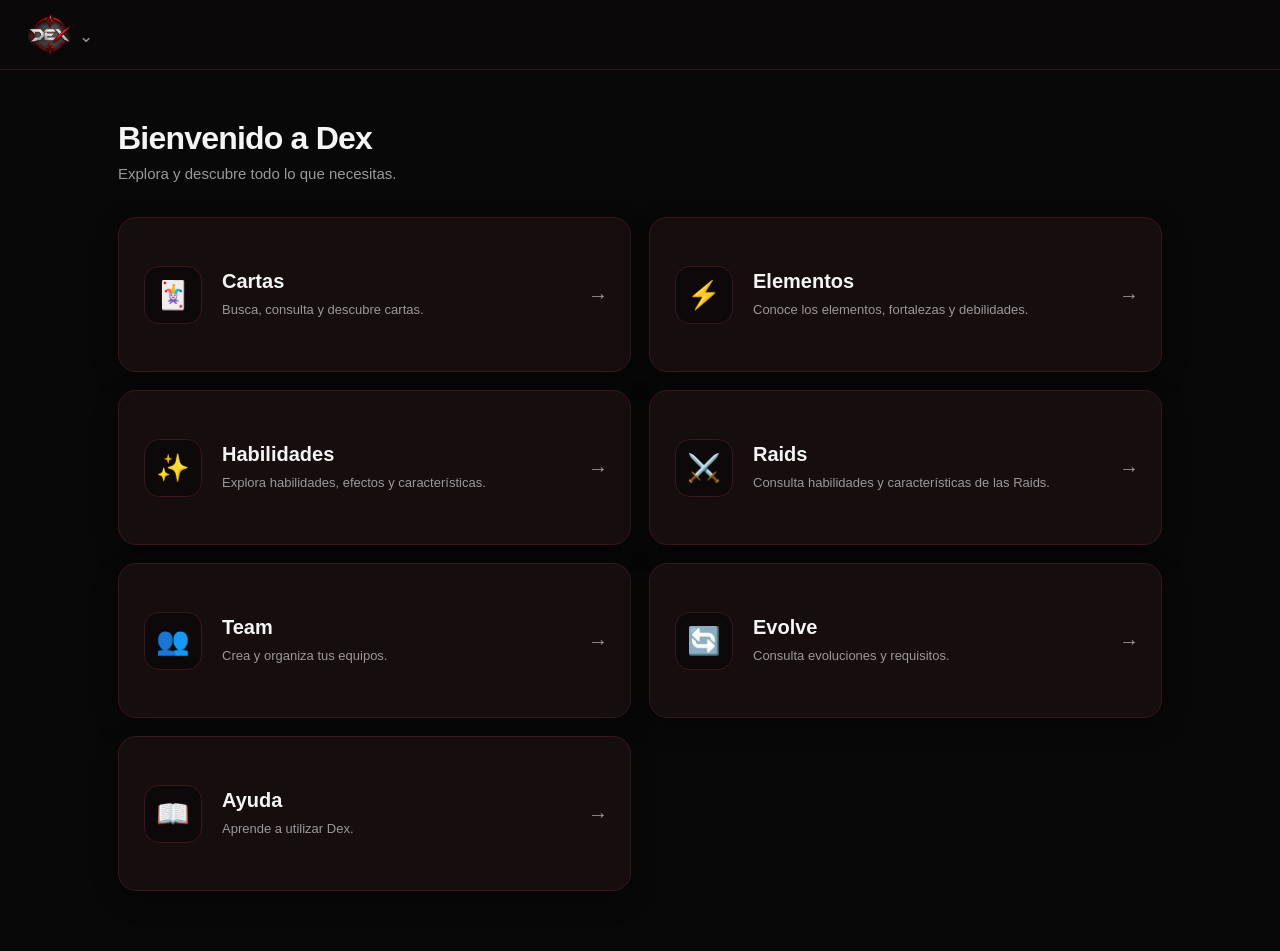
<file: Inicio.html>
<!DOCTYPE html>
<html lang="es">

<head>

    <meta charset="UTF-8">

    <meta
        name="viewport"
        content="width=device-width, initial-scale=1.0"
    >

    <meta
        name="theme-color"
        content="#080808"
    >

    <title>Dex - Inicio</title>

    <link rel="stylesheet" href="inicio.css">
    <link rel="stylesheet" href="dex-menu.css">
    <link rel="stylesheet" href="transition.css">

</head>


<body>


    <!-- ENCABEZADO -->

    <header class="top-bar">

        <button
            id="dexMenuButton"
            class="logo-button"
            type="button"
            aria-label="Abrir menú de Dex"
        >
            <img
                src="assets/dex-logo.png"
                alt="Dex"
            >

            <span class="logo-arrow">⌄</span>

        </button>

    </header>



    <!-- CONTENIDO PRINCIPAL -->

    <main class="main-content">


        <section class="welcome">

            <h1>
                Bienvenido a Dex
            </h1>

            <p>
                Explora y descubre todo lo que necesitas.
            </p>

        </section>



        <!-- MENÚ PRINCIPAL -->

        <section class="menu-grid">


            <!-- CARTAS -->

            <button
                class="menu-card"
                data-section="cartas"
                type="button"
            >

                <div class="card-icon">
                    🃏
                </div>

                <div class="card-content">

                    <h2>
                        Cartas
                    </h2>

                    <p>
                        Busca, consulta y descubre
                        cartas.
                    </p>

                </div>

                <span class="arrow">
                    →
                </span>

            </button>



            <!-- ELEMENTOS -->

            <button
                class="menu-card"
                data-section="elementos"
                type="button"
            >

                <div class="card-icon">
                    ⚡
                </div>

                <div class="card-content">

                    <h2>
                        Elementos
                    </h2>

                    <p>
                        Conoce los elementos,
                        fortalezas y debilidades.
                    </p>

                </div>

                <span class="arrow">
                    →
                </span>

            </button>



            <!-- HABILIDADES -->

            <button
                class="menu-card"
                data-section="habilidades"
                type="button"
            >

                <div class="card-icon">
                    ✨
                </div>

                <div class="card-content">

                    <h2>
                        Habilidades
                    </h2>

                    <p>
                        Explora habilidades,
                        efectos y características.
                    </p>

                </div>

                <span class="arrow">
                    →
                </span>

            </button>



            <!-- RAIDS -->

            <button
                class="menu-card"
                data-section="raids"
                type="button"
            >

                <div class="card-icon">
                    ⚔️
                </div>

                <div class="card-content">

                    <h2>
                        Raids
                    </h2>

                    <p>
                        Consulta habilidades y
                        características de las Raids.
                    </p>

                </div>

                <span class="arrow">
                    →
                </span>

            </button>



            <!-- TEAM -->

            <button
                class="menu-card"
                data-section="team"
                type="button"
            >

                <div class="card-icon">
                    👥
                </div>

                <div class="card-content">

                    <h2>
                        Team
                    </h2>

                    <p>
                        Crea y organiza tus equipos.
                    </p>

                </div>

                <span class="arrow">
                    →
                </span>

            </button>



            <!-- EVOLVE -->

            <button
                class="menu-card"
                data-section="evolve"
                type="button"
            >

                <div class="card-icon">
                    🔄
                </div>

                <div class="card-content">

                    <h2>
                        Evolve
                    </h2>

                    <p>
                        Consulta evoluciones y
                        requisitos.
                    </p>

                </div>

                <span class="arrow">
                    →
                </span>

            </button>



            <!-- AYUDA -->

            <button
                class="menu-card"
                data-section="ayuda"
                type="button"
            >

                <div class="card-icon">
                    📖
                </div>

                <div class="card-content">

                    <h2>
                        Ayuda
                    </h2>

                    <p>
                        Aprende a utilizar Dex.
                    </p>

                </div>

                <span class="arrow">
                    →
                </span>

            </button>


        </section>


    </main>



    <script src="inicio.js"></script>
    <script src="dex-menu.js"></script>
    <script src="transition.js"></script>

</body>

</html>
</file>
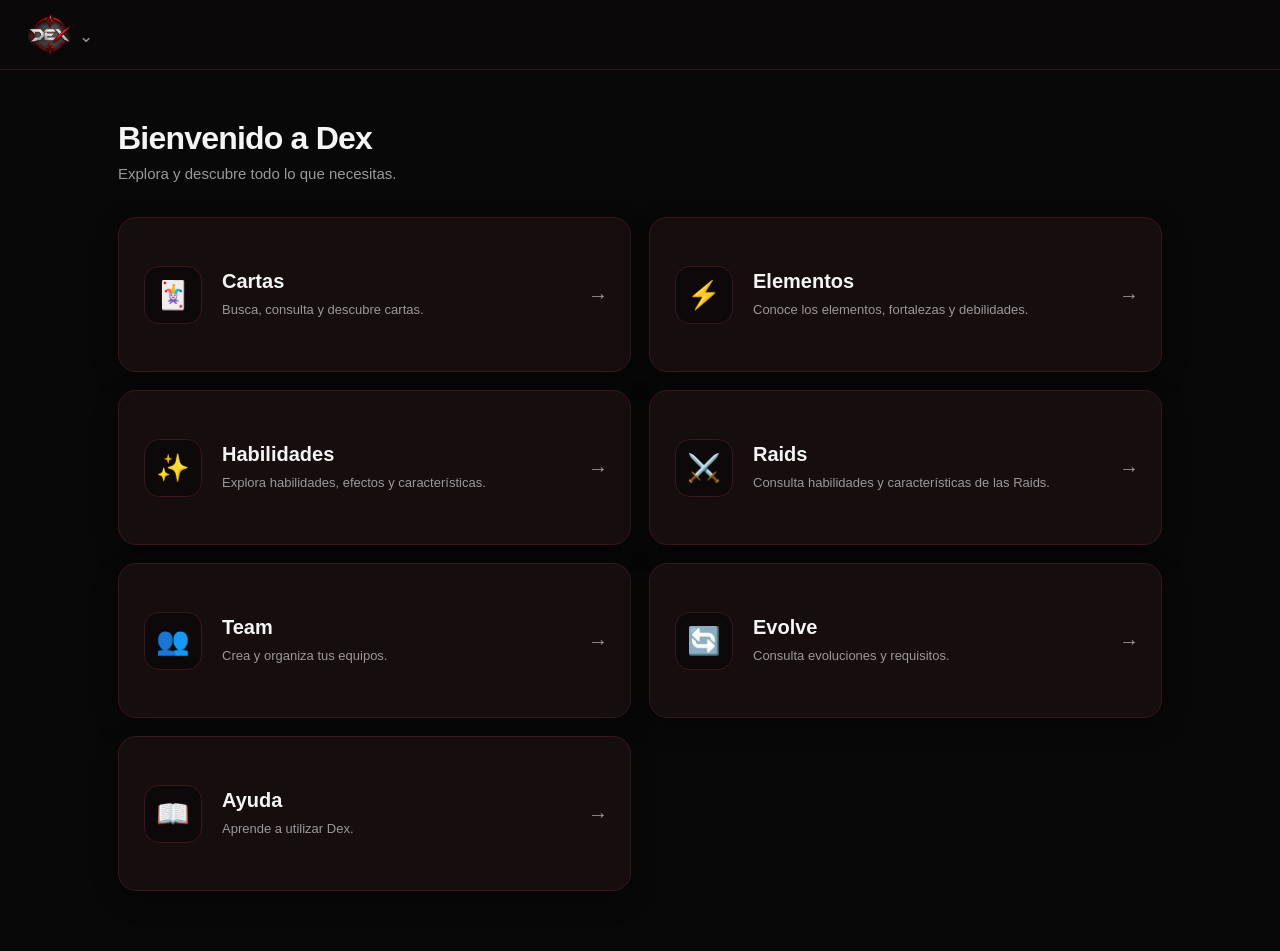
<file: inicio.html>
<!DOCTYPE html>
<html lang="es">

<head>

    <meta charset="UTF-8">

    <meta
        name="viewport"
        content="width=device-width, initial-scale=1.0"
    >

    <meta
        name="theme-color"
        content="#080808"
    >

    <title>Dex - Inicio</title>

    <link rel="stylesheet" href="inicio.css">
    <link rel="stylesheet" href="dex-menu.css">
    <link rel="stylesheet" href="transition.css">

</head>


<body>


    <!-- ENCABEZADO -->

    <header class="top-bar">

        <button
            id="dexMenuButton"
            class="logo-button"
            type="button"
            aria-label="Abrir menú de Dex"
        >
            <img
                src="assets/dex-logo.png"
                alt="Dex"
            >

            <span class="logo-arrow">⌄</span>

        </button>

    </header>



    <!-- CONTENIDO PRINCIPAL -->

    <main class="main-content">


        <section class="welcome">

            <h1>
                Bienvenido a Dex
            </h1>

            <p>
                Explora y descubre todo lo que necesitas.
            </p>

        </section>



        <!-- MENÚ PRINCIPAL -->

        <section class="menu-grid">


            <!-- CARTAS -->

            <button
                class="menu-card"
                data-section="cartas"
                type="button"
            >

                <div class="card-icon">
                    🃏
                </div>

                <div class="card-content">

                    <h2>
                        Cartas
                    </h2>

                    <p>
                        Busca, consulta y descubre
                        cartas.
                    </p>

                </div>

                <span class="arrow">
                    →
                </span>

            </button>



            <!-- ELEMENTOS -->

            <button
                class="menu-card"
                data-section="elementos"
                type="button"
            >

                <div class="card-icon">
                    ⚡
                </div>

                <div class="card-content">

                    <h2>
                        Elementos
                    </h2>

                    <p>
                        Conoce los elementos,
                        fortalezas y debilidades.
                    </p>

                </div>

                <span class="arrow">
                    →
                </span>

            </button>



            <!-- HABILIDADES -->

            <button
                class="menu-card"
                data-section="habilidades"
                type="button"
            >

                <div class="card-icon">
                    ✨
                </div>

                <div class="card-content">

                    <h2>
                        Habilidades
                    </h2>

                    <p>
                        Explora habilidades,
                        efectos y características.
                    </p>

                </div>

                <span class="arrow">
                    →
                </span>

            </button>



            <!-- RAIDS -->

            <button
                class="menu-card"
                data-section="raids"
                type="button"
            >

                <div class="card-icon">
                    ⚔️
                </div>

                <div class="card-content">

                    <h2>
                        Raids
                    </h2>

                    <p>
                        Consulta habilidades y
                        características de las Raids.
                    </p>

                </div>

                <span class="arrow">
                    →
                </span>

            </button>



            <!-- TEAM -->

            <button
                class="menu-card"
                data-section="team"
                type="button"
            >

                <div class="card-icon">
                    👥
                </div>

                <div class="card-content">

                    <h2>
                        Team
                    </h2>

                    <p>
                        Crea y organiza tus equipos.
                    </p>

                </div>

                <span class="arrow">
                    →
                </span>

            </button>



            <!-- EVOLVE -->

            <button
                class="menu-card"
                data-section="evolve"
                type="button"
            >

                <div class="card-icon">
                    🔄
                </div>

                <div class="card-content">

                    <h2>
                        Evolve
                    </h2>

                    <p>
                        Consulta evoluciones y
                        requisitos.
                    </p>

                </div>

                <span class="arrow">
                    →
                </span>

            </button>



            <!-- AYUDA -->

            <button
                class="menu-card"
                data-section="ayuda"
                type="button"
            >

                <div class="card-icon">
                    📖
                </div>

                <div class="card-content">

                    <h2>
                        Ayuda
                    </h2>

                    <p>
                        Aprende a utilizar Dex.
                    </p>

                </div>

                <span class="arrow">
                    →
                </span>

            </button>


        </section>


    </main>



    <script src="inicio.js"></script>
    <script src="dex-menu.js"></script>
    <script src="transition.js"></script>

</body>

</html>
</file>
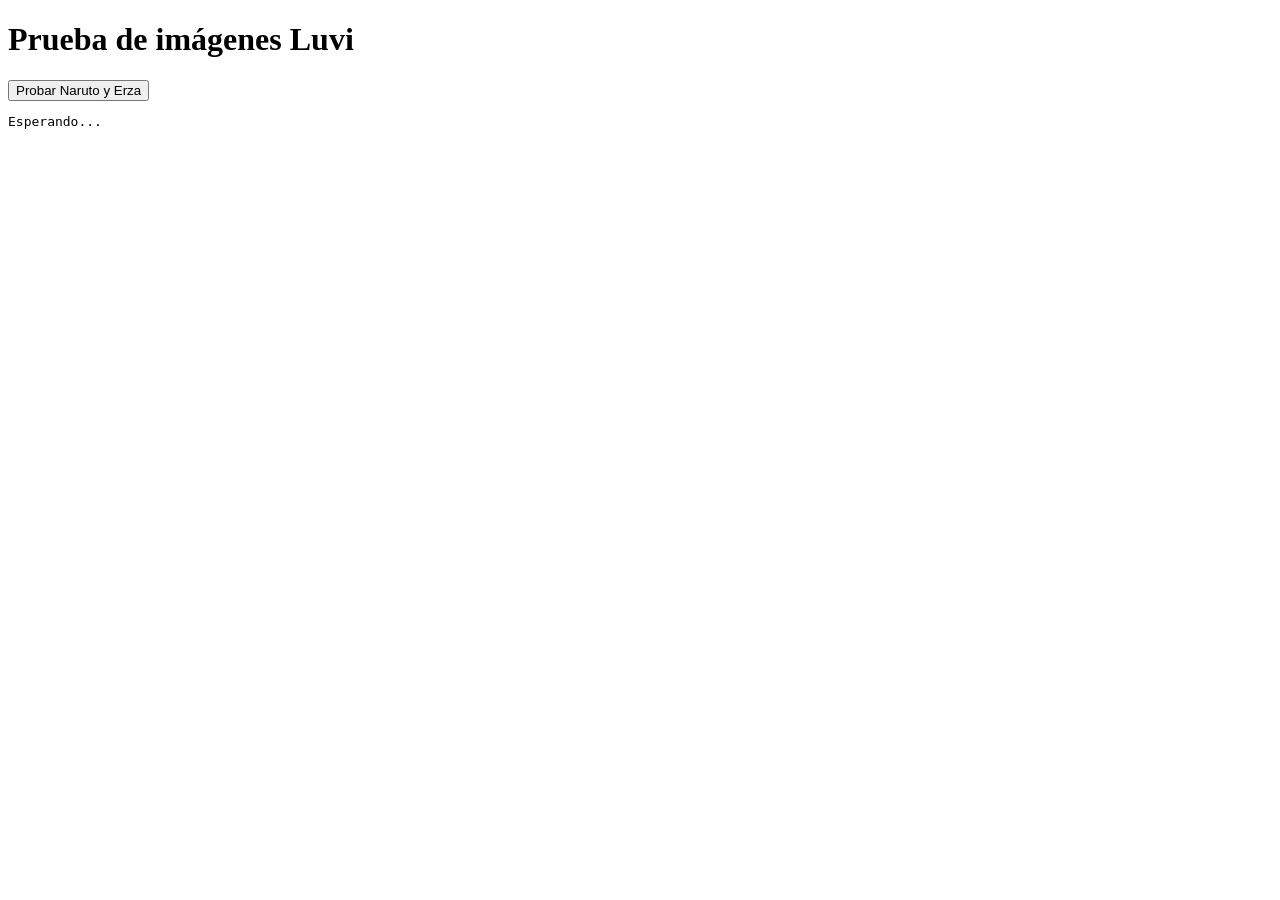
<file: prueba-api.html>
<!DOCTYPE html>
<html lang="es">
<head>
    <meta charset="UTF-8">
    <meta name="viewport" content="width=device-width, initial-scale=1.0">
    <title>Prueba API Luvi</title>
    <link rel="stylesheet" href="dex-logo-global.css">

</head>

<body>

    <h1>Prueba de imágenes Luvi</h1>

    <button id="probar">Probar Naruto y Erza</button>

    <pre id="resultado">Esperando...</pre>

    <script>
        document.getElementById("probar").addEventListener("click", async function () {

            const resultado = document.getElementById("resultado");

            resultado.textContent = "Consultando Luvi...";

            try {

                const response = await fetch(
                    "https://luvi-game.com/api/catalog-images/resolve",
                    {
                        method: "POST",

                        headers: {
                            "Content-Type": "application/json"
                        },

                        body: JSON.stringify({
                            items: [
                                {
                                    kind: "card",
                                    entity_id: "68244f35f2408085030f9a92",
                                    rendition: "poster"
                                },
                                {
                                    kind: "card",
                                    entity_id: "6842a4e6ea639ae0213f43e1",
                                    rendition: "poster"
                                }
                            ]
                        })
                    }
                );

                const data = await response.json();

                resultado.textContent =
                    JSON.stringify(data, null, 2);

            } catch (error) {

                resultado.textContent =
                    "ERROR:\n\n" + error;

            }

        });
    </script>

</body>
</html>
</file>
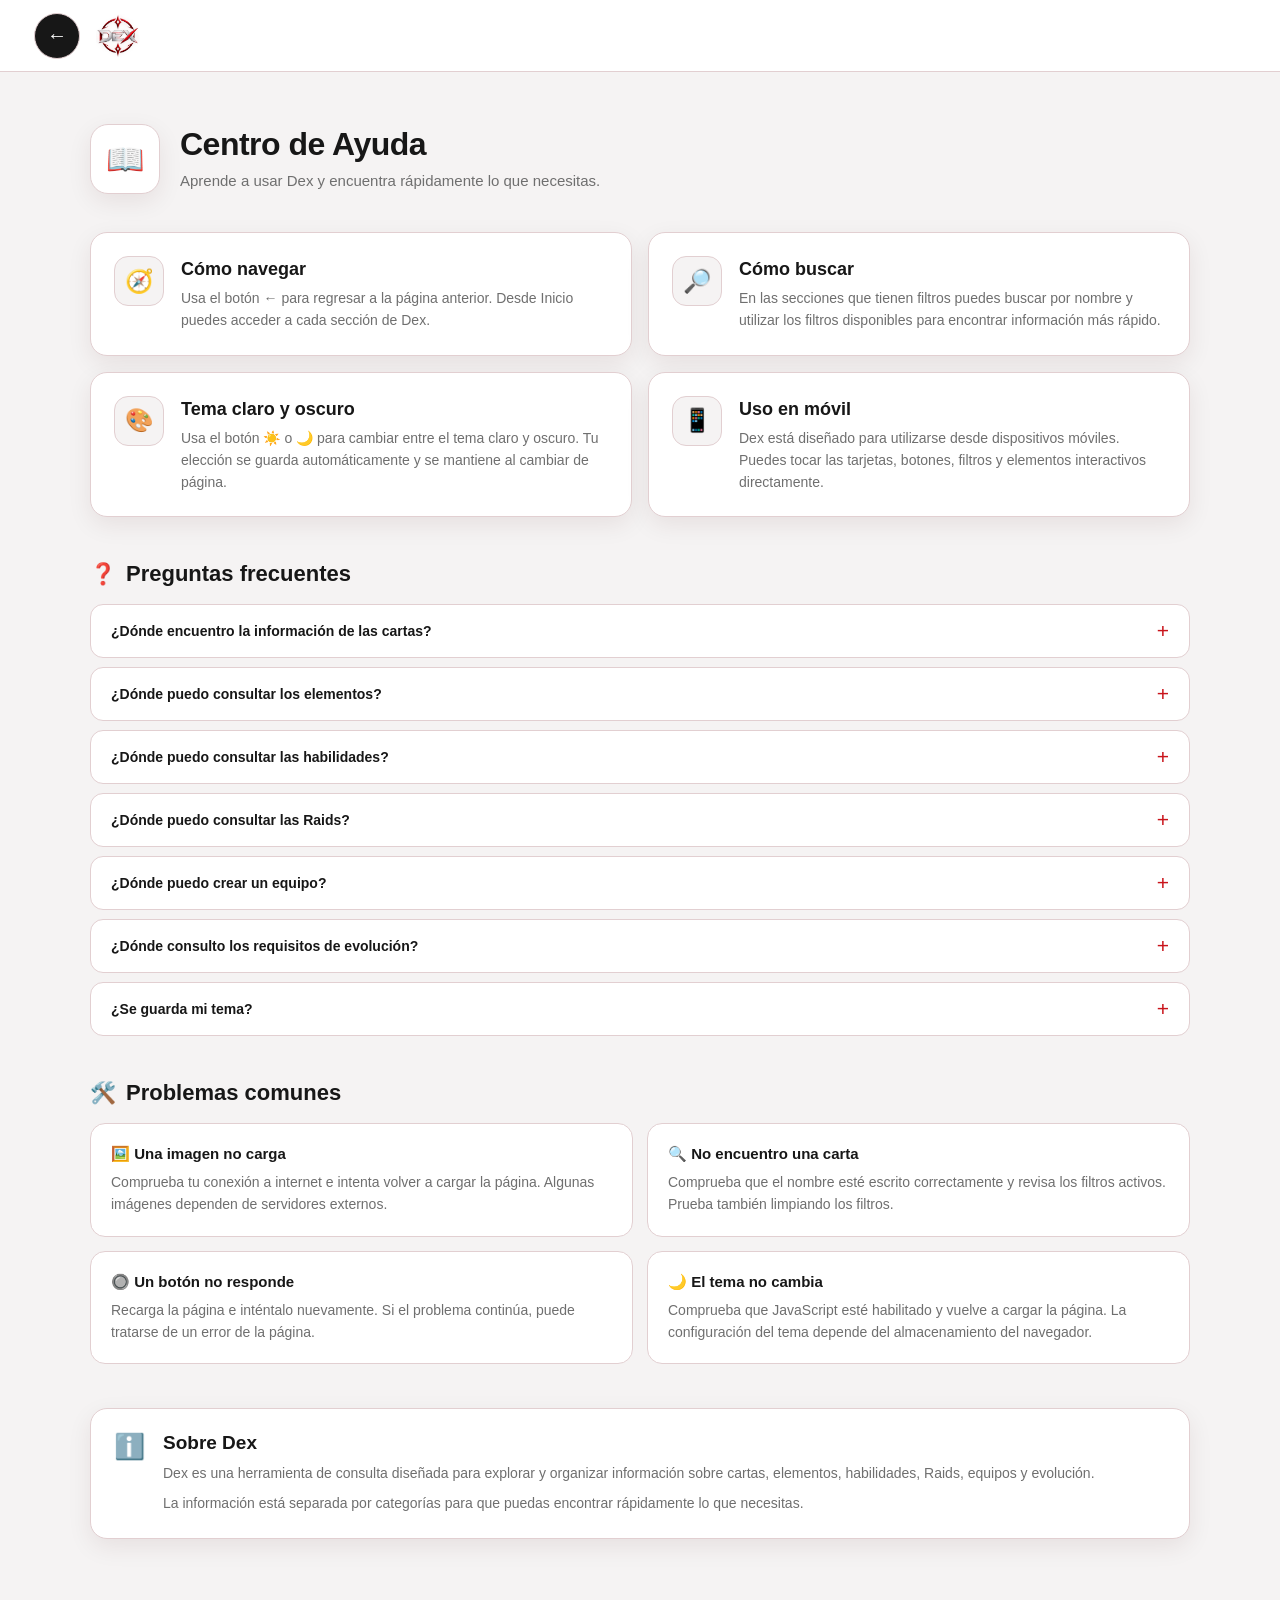
<file: ayuda/Ayuda.html>
<!DOCTYPE html>
<html lang="es">
<head>
<meta charset="UTF-8">
<meta name="viewport" content="width=device-width, initial-scale=1.0">

<title>Dex - Ayuda</title>

<link rel="stylesheet" href="ayuda.css">
<link rel="stylesheet" href="../transition.css">
<link rel="stylesheet" href="../dex-logo-global.css">

</head>

<body>

<header class="topbar">

    <button id="backButton" class="back-button" aria-label="Volver">←</button>

    <div class="logo">
        <img src="../assets/dex-logo.png" alt="Dex">
    </div>

</header>


<main class="container">

    <section class="hero">

        <div class="hero-icon">📖</div>

        <div>

            <h1 data-i18n="helpTitle">
                Centro de Ayuda
            </h1>

            <p data-i18n="helpDescription">
                Aprende a usar Dex y encuentra rápidamente lo que necesitas.
            </p>

        </div>

    </section>


    <section class="help-grid">


        <article class="help-card">

            <div class="card-icon">🧭</div>

            <div>

                <h2 data-i18n="navigationTitle">
                    Cómo navegar
                </h2>

                <p data-i18n="navigationText">
                    Usa el botón ← para regresar a la página anterior.
                    Desde Inicio puedes acceder a cada sección de Dex.
                </p>

            </div>

        </article>


        <article class="help-card">

            <div class="card-icon">🔎</div>

            <div>

                <h2 data-i18n="searchTitle">
                    Cómo buscar
                </h2>

                <p data-i18n="searchText">
                    En las secciones que tienen filtros puedes buscar por nombre
                    y utilizar los filtros disponibles para encontrar información más rápido.
                </p>

            </div>

        </article>


        <article class="help-card">

            <div class="card-icon">🎨</div>

            <div>

                <h2 data-i18n="themeTitle">
                    Tema claro y oscuro
                </h2>

                <p data-i18n="themeText">
                    Usa el botón ☀️ o 🌙 para cambiar entre el tema claro y oscuro.
                    Tu elección se guarda automáticamente y se mantiene al cambiar de página.
                </p>

            </div>

        </article>


        <article class="help-card">

            <div class="card-icon">📱</div>

            <div>

                <h2 data-i18n="mobileTitle">
                    Uso en móvil
                </h2>

                <p data-i18n="mobileText">
                    Dex está diseñado para utilizarse desde dispositivos móviles.
                    Puedes tocar las tarjetas, botones, filtros y elementos interactivos directamente.
                </p>

            </div>

        </article>


    </section>


    <section class="section">

        <div class="section-title">

            <span>❓</span>

            <h2 data-i18n="faqTitle">
                Preguntas frecuentes
            </h2>

        </div>


        <div class="faq-list">


            <details>

                <summary data-i18n="faqCardsQuestion">
                    ¿Dónde encuentro la información de las cartas?
                </summary>

                <p data-i18n="faqCardsAnswer">
                    Entra en 🃏 Cartas desde Inicio.
                    Ahí puedes buscar cartas y utilizar los filtros disponibles.
                    También puedes tocar una carta para consultar su información.
                </p>

            </details>


            <details>

                <summary data-i18n="faqElementsQuestion">
                    ¿Dónde puedo consultar los elementos?
                </summary>

                <p data-i18n="faqElementsAnswer">
                    En ⚡ Elementos encontrarás las fortalezas y debilidades de cada elemento.
                </p>

            </details>


            <details>

                <summary data-i18n="faqSkillsQuestion">
                    ¿Dónde puedo consultar las habilidades?
                </summary>

                <p data-i18n="faqSkillsAnswer">
                    En ✨ Habilidades puedes consultar las habilidades organizadas por rol.
                </p>

            </details>


            <details>

                <summary data-i18n="faqRaidsQuestion">
                    ¿Dónde puedo consultar las Raids?
                </summary>

                <p data-i18n="faqRaidsAnswer">
                    En ⚔️ Raids puedes consultar las habilidades y características de los bosses.
                </p>

            </details>


            <details>

                <summary data-i18n="faqTeamQuestion">
                    ¿Dónde puedo crear un equipo?
                </summary>

                <p data-i18n="faqTeamAnswer">
                    En 👥 Team puedes seleccionar cartas, aplicar filtros y preparar
                    los comandos necesarios para organizar tu equipo.
                </p>

            </details>


            <details>

                <summary data-i18n="faqEvolveQuestion">
                    ¿Dónde consulto los requisitos de evolución?
                </summary>

                <p data-i18n="faqEvolveAnswer">
                    En 🔄 Evolve encontrarás los requisitos de evolución,
                    Awakening y Overdrive, además de las herramientas de cálculo disponibles.
                </p>

            </details>


            <details>

                <summary data-i18n="faqThemeQuestion">
                    ¿Se guarda mi tema?
                </summary>

                <p data-i18n="faqThemeAnswer">
                    Sí. Dex guarda tu elección de tema en el navegador
                    para mantenerla al cambiar entre las páginas.
                </p>

            </details>


        </div>

    </section>


    <section class="section">

        <div class="section-title">

            <span>🛠️</span>

            <h2 data-i18n="problemsTitle">
                Problemas comunes
            </h2>

        </div>


        <div class="problem-list">


            <div class="problem">

                <h3 data-i18n="problemImageTitle">
                    🖼️ Una imagen no carga
                </h3>

                <p data-i18n="problemImageText">
                    Comprueba tu conexión a internet e intenta volver a cargar la página.
                    Algunas imágenes dependen de servidores externos.
                </p>

            </div>


            <div class="problem">

                <h3 data-i18n="problemCardTitle">
                    🔍 No encuentro una carta
                </h3>

                <p data-i18n="problemCardText">
                    Comprueba que el nombre esté escrito correctamente y revisa los filtros activos.
                    Prueba también limpiando los filtros.
                </p>

            </div>


            <div class="problem">

                <h3 data-i18n="problemButtonTitle">
                    🔘 Un botón no responde
                </h3>

                <p data-i18n="problemButtonText">
                    Recarga la página e inténtalo nuevamente.
                    Si el problema continúa, puede tratarse de un error de la página.
                </p>

            </div>


            <div class="problem">

                <h3 data-i18n="problemThemeTitle">
                    🌙 El tema no cambia
                </h3>

                <p data-i18n="problemThemeText">
                    Comprueba que JavaScript esté habilitado y vuelve a cargar la página.
                    La configuración del tema depende del almacenamiento del navegador.
                </p>

            </div>


        </div>

    </section>


    <section class="about">

        <div class="about-icon">ℹ️</div>

        <div>

            <h2 data-i18n="aboutTitle">
                Sobre Dex
            </h2>

            <p data-i18n="aboutText1">
                Dex es una herramienta de consulta diseñada para explorar y organizar
                información sobre cartas, elementos, habilidades, Raids, equipos y evolución.
            </p>

            <p data-i18n="aboutText2">
                La información está separada por categorías para que puedas encontrar
                rápidamente lo que necesitas.
            </p>

        </div>

    </section>


</main>


<script src="../theme.js"></script>
<script src="ayuda.js"></script>
<script src="../transition.js"></script>

</body>
</html>
</file>
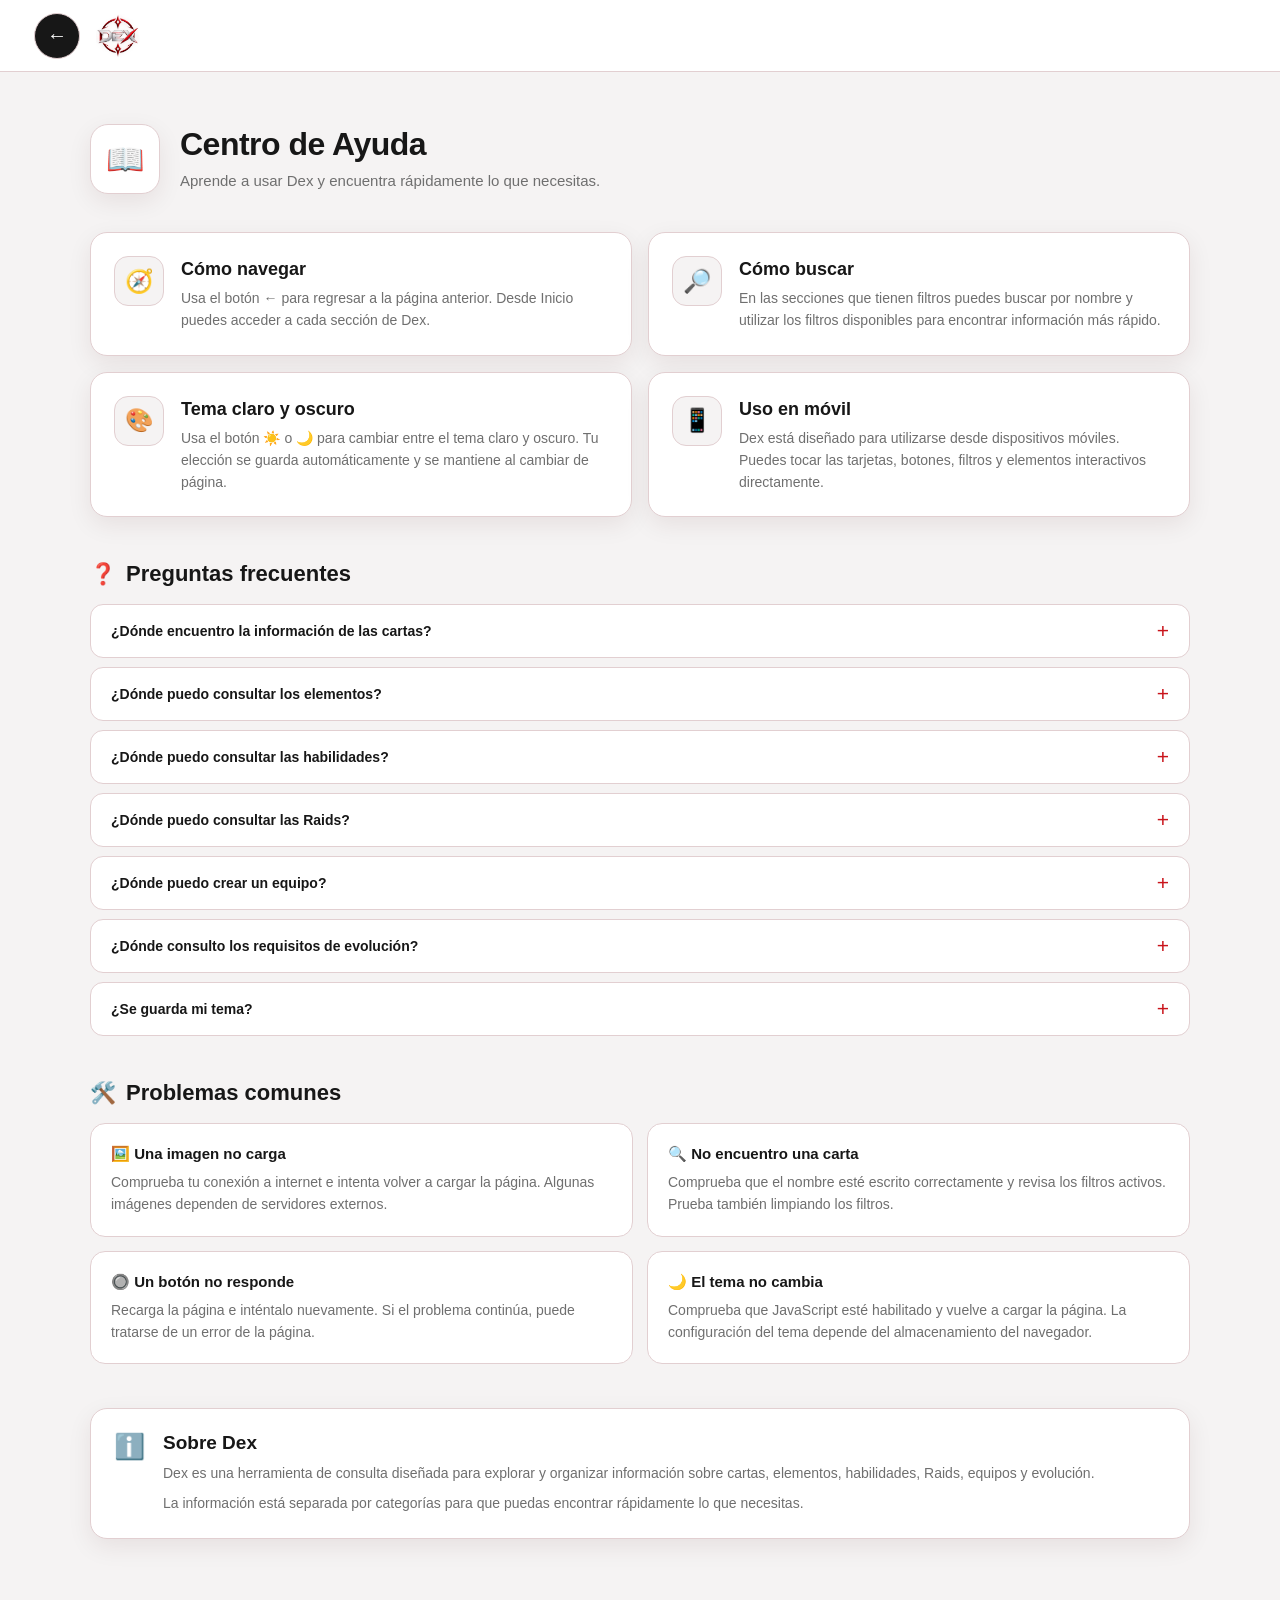
<file: ayuda/ayuda.html>
<!DOCTYPE html>
<html lang="es">
<head>
<meta charset="UTF-8">
<meta name="viewport" content="width=device-width, initial-scale=1.0">

<title>Dex - Ayuda</title>

<link rel="stylesheet" href="ayuda.css">
<link rel="stylesheet" href="../transition.css">
<link rel="stylesheet" href="../dex-logo-global.css">

</head>

<body>

<header class="topbar">

    <button id="backButton" class="back-button" aria-label="Volver">←</button>

    <div class="logo">
        <img src="../assets/dex-logo.png" alt="Dex">
    </div>

</header>


<main class="container">

    <section class="hero">

        <div class="hero-icon">📖</div>

        <div>

            <h1 data-i18n="helpTitle">
                Centro de Ayuda
            </h1>

            <p data-i18n="helpDescription">
                Aprende a usar Dex y encuentra rápidamente lo que necesitas.
            </p>

        </div>

    </section>


    <section class="help-grid">


        <article class="help-card">

            <div class="card-icon">🧭</div>

            <div>

                <h2 data-i18n="navigationTitle">
                    Cómo navegar
                </h2>

                <p data-i18n="navigationText">
                    Usa el botón ← para regresar a la página anterior.
                    Desde Inicio puedes acceder a cada sección de Dex.
                </p>

            </div>

        </article>


        <article class="help-card">

            <div class="card-icon">🔎</div>

            <div>

                <h2 data-i18n="searchTitle">
                    Cómo buscar
                </h2>

                <p data-i18n="searchText">
                    En las secciones que tienen filtros puedes buscar por nombre
                    y utilizar los filtros disponibles para encontrar información más rápido.
                </p>

            </div>

        </article>


        <article class="help-card">

            <div class="card-icon">🎨</div>

            <div>

                <h2 data-i18n="themeTitle">
                    Tema claro y oscuro
                </h2>

                <p data-i18n="themeText">
                    Usa el botón ☀️ o 🌙 para cambiar entre el tema claro y oscuro.
                    Tu elección se guarda automáticamente y se mantiene al cambiar de página.
                </p>

            </div>

        </article>


        <article class="help-card">

            <div class="card-icon">📱</div>

            <div>

                <h2 data-i18n="mobileTitle">
                    Uso en móvil
                </h2>

                <p data-i18n="mobileText">
                    Dex está diseñado para utilizarse desde dispositivos móviles.
                    Puedes tocar las tarjetas, botones, filtros y elementos interactivos directamente.
                </p>

            </div>

        </article>


    </section>


    <section class="section">

        <div class="section-title">

            <span>❓</span>

            <h2 data-i18n="faqTitle">
                Preguntas frecuentes
            </h2>

        </div>


        <div class="faq-list">


            <details>

                <summary data-i18n="faqCardsQuestion">
                    ¿Dónde encuentro la información de las cartas?
                </summary>

                <p data-i18n="faqCardsAnswer">
                    Entra en 🃏 Cartas desde Inicio.
                    Ahí puedes buscar cartas y utilizar los filtros disponibles.
                    También puedes tocar una carta para consultar su información.
                </p>

            </details>


            <details>

                <summary data-i18n="faqElementsQuestion">
                    ¿Dónde puedo consultar los elementos?
                </summary>

                <p data-i18n="faqElementsAnswer">
                    En ⚡ Elementos encontrarás las fortalezas y debilidades de cada elemento.
                </p>

            </details>


            <details>

                <summary data-i18n="faqSkillsQuestion">
                    ¿Dónde puedo consultar las habilidades?
                </summary>

                <p data-i18n="faqSkillsAnswer">
                    En ✨ Habilidades puedes consultar las habilidades organizadas por rol.
                </p>

            </details>


            <details>

                <summary data-i18n="faqRaidsQuestion">
                    ¿Dónde puedo consultar las Raids?
                </summary>

                <p data-i18n="faqRaidsAnswer">
                    En ⚔️ Raids puedes consultar las habilidades y características de los bosses.
                </p>

            </details>


            <details>

                <summary data-i18n="faqTeamQuestion">
                    ¿Dónde puedo crear un equipo?
                </summary>

                <p data-i18n="faqTeamAnswer">
                    En 👥 Team puedes seleccionar cartas, aplicar filtros y preparar
                    los comandos necesarios para organizar tu equipo.
                </p>

            </details>


            <details>

                <summary data-i18n="faqEvolveQuestion">
                    ¿Dónde consulto los requisitos de evolución?
                </summary>

                <p data-i18n="faqEvolveAnswer">
                    En 🔄 Evolve encontrarás los requisitos de evolución,
                    Awakening y Overdrive, además de las herramientas de cálculo disponibles.
                </p>

            </details>


            <details>

                <summary data-i18n="faqThemeQuestion">
                    ¿Se guarda mi tema?
                </summary>

                <p data-i18n="faqThemeAnswer">
                    Sí. Dex guarda tu elección de tema en el navegador
                    para mantenerla al cambiar entre las páginas.
                </p>

            </details>


        </div>

    </section>


    <section class="section">

        <div class="section-title">

            <span>🛠️</span>

            <h2 data-i18n="problemsTitle">
                Problemas comunes
            </h2>

        </div>


        <div class="problem-list">


            <div class="problem">

                <h3 data-i18n="problemImageTitle">
                    🖼️ Una imagen no carga
                </h3>

                <p data-i18n="problemImageText">
                    Comprueba tu conexión a internet e intenta volver a cargar la página.
                    Algunas imágenes dependen de servidores externos.
                </p>

            </div>


            <div class="problem">

                <h3 data-i18n="problemCardTitle">
                    🔍 No encuentro una carta
                </h3>

                <p data-i18n="problemCardText">
                    Comprueba que el nombre esté escrito correctamente y revisa los filtros activos.
                    Prueba también limpiando los filtros.
                </p>

            </div>


            <div class="problem">

                <h3 data-i18n="problemButtonTitle">
                    🔘 Un botón no responde
                </h3>

                <p data-i18n="problemButtonText">
                    Recarga la página e inténtalo nuevamente.
                    Si el problema continúa, puede tratarse de un error de la página.
                </p>

            </div>


            <div class="problem">

                <h3 data-i18n="problemThemeTitle">
                    🌙 El tema no cambia
                </h3>

                <p data-i18n="problemThemeText">
                    Comprueba que JavaScript esté habilitado y vuelve a cargar la página.
                    La configuración del tema depende del almacenamiento del navegador.
                </p>

            </div>


        </div>

    </section>


    <section class="about">

        <div class="about-icon">ℹ️</div>

        <div>

            <h2 data-i18n="aboutTitle">
                Sobre Dex
            </h2>

            <p data-i18n="aboutText1">
                Dex es una herramienta de consulta diseñada para explorar y organizar
                información sobre cartas, elementos, habilidades, Raids, equipos y evolución.
            </p>

            <p data-i18n="aboutText2">
                La información está separada por categorías para que puedas encontrar
                rápidamente lo que necesitas.
            </p>

        </div>

    </section>


</main>


<script src="../theme.js"></script>
<script src="ayuda.js"></script>
<script src="../transition.js"></script>

</body>
</html>
</file>
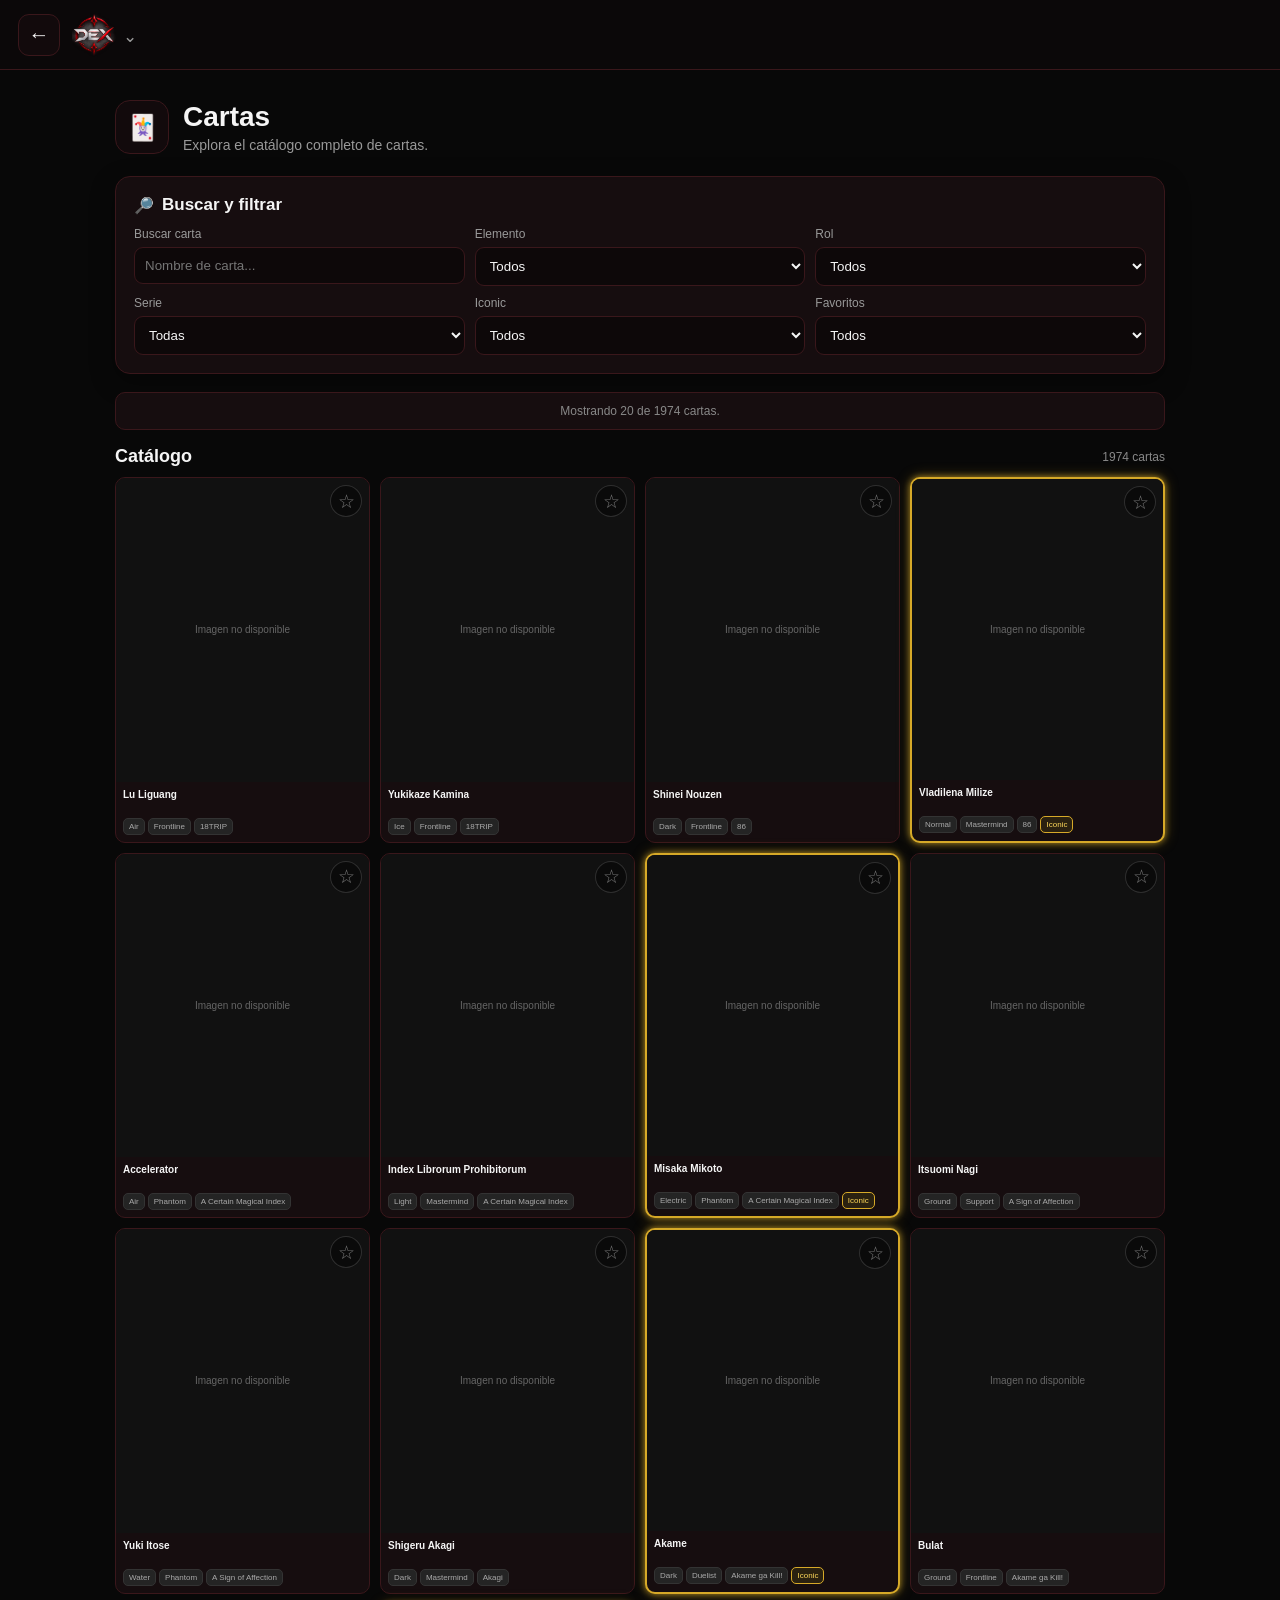
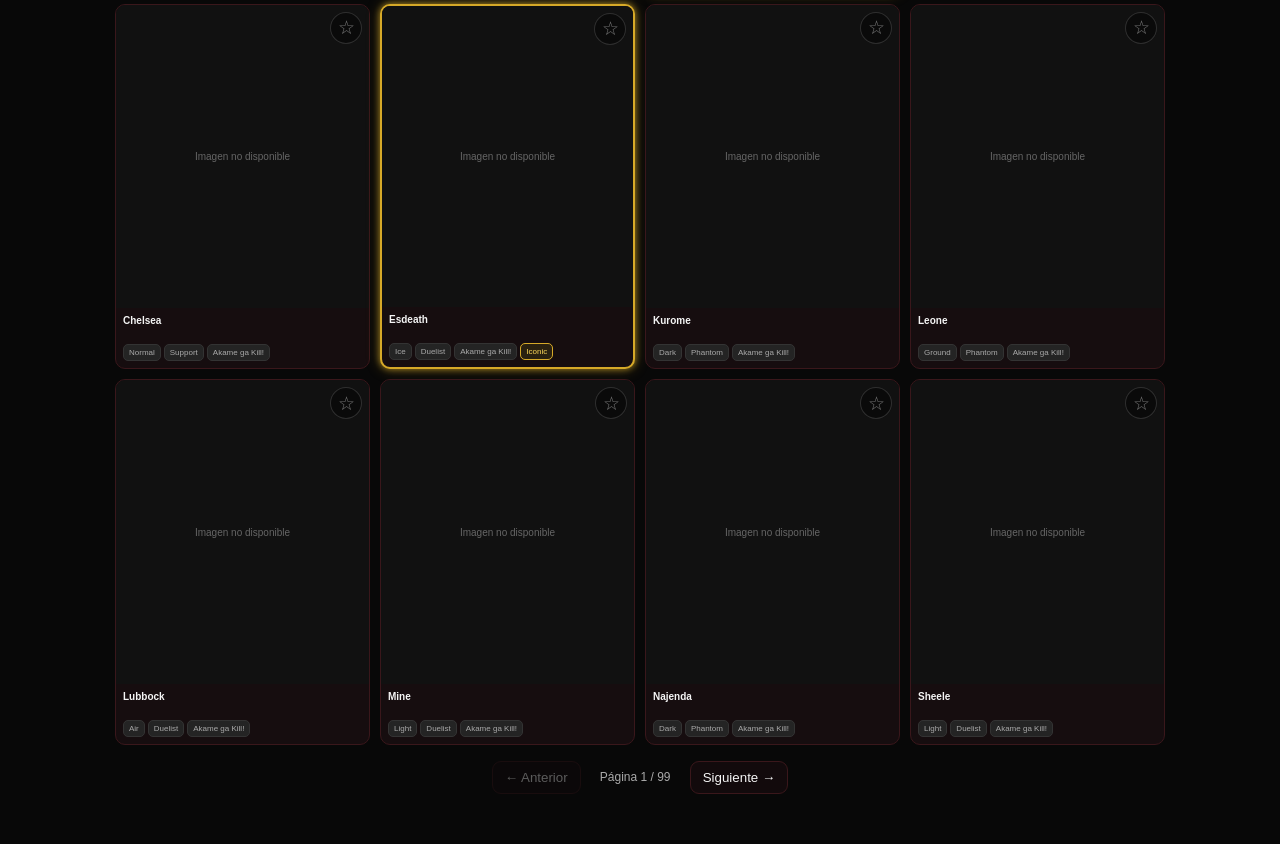
<file: cartas/cartas.html>
<!DOCTYPE html>
<html lang="es">

<head>
    <meta charset="UTF-8">
    <meta name="viewport" content="width=device-width, initial-scale=1.0">
    <meta name="theme-color" content="#080808">
    <title>Dex - Cartas</title>

    <link rel="stylesheet" href="cartas.css">
    <link rel="stylesheet" href="../dex-menu.css">
</head>

<body>

<header class="top-bar topbar">
    <button id="backButton" class="back-button" type="button" aria-label="Volver a Inicio">←</button>

    <button id="dexMenuButton" class="logo-button" type="button" aria-label="Abrir menú de Dex">
        <img src="../assets/dex-logo.png" alt="Dex">
        <span class="logo-arrow">⌄</span>
    </button>
</header>

<main class="container">

    <!-- HERO -->

    <section class="hero">
        <div class="hero-icon">🃏</div>

        <div>
            <h1>Cartas</h1>
            <p>Explora el catálogo completo de cartas.</p>
        </div>
    </section>

    <!-- FILTROS -->

    <section class="filter-card">
        <div class="section-title">
            <span>🔎</span>
            <h2>Buscar y filtrar</h2>
        </div>

        <div class="filter-grid">

            <label>
                Buscar carta
                <input type="text" id="searchInput" placeholder="Nombre de carta...">
            </label>

            <label>
                Elemento
                <select id="elementFilter">
                    <option value="all">Todos</option>
                </select>
            </label>

            <label>
                Rol
                <select id="roleFilter">
                    <option value="all">Todos</option>
                </select>
            </label>

            <label>
                Serie
                <select id="seriesFilter">
                    <option value="all">Todas</option>
                </select>
            </label>

            <label>
                Iconic
                <select id="iconicFilter">
                    <option value="all">Todos</option>
                    <option value="true">Sí</option>
                    <option value="false">No</option>
                </select>
            </label>

            <label>
                Favoritos
                <select id="favoriteFilter">
                    <option value="all">Todos</option>
                    <option value="favorites">⭐ Favoritos</option>
                </select>
            </label>

        </div>
    </section>

    <!-- ESTADO -->

    <div id="statusMessage" class="status">
        Cargando cartas...
    </div>

    <!-- CATALOGO -->

    <section>
        <div class="section-heading">
            <h2>Catálogo</h2>
            <span id="cardCount">0 cartas</span>
        </div>

        <div id="cardsGrid" class="cards-grid"></div>

        <div class="pagination">
            <button id="previousPage" class="page-button" type="button">← Anterior</button>

            <span id="pageNumber">Página 1</span>

            <button id="nextPage" class="page-button" type="button">Siguiente →</button>
        </div>
    </section>

</main>

<!-- DATOS Y FUNCIONALIDAD -->

<script src="../team/cards.js"></script>
<script src="cartas.js"></script>

<!-- MENÚ Y TRANSICIÓN -->

<script src="../dex-menu.js"></script>

</body>
</html>
</file>
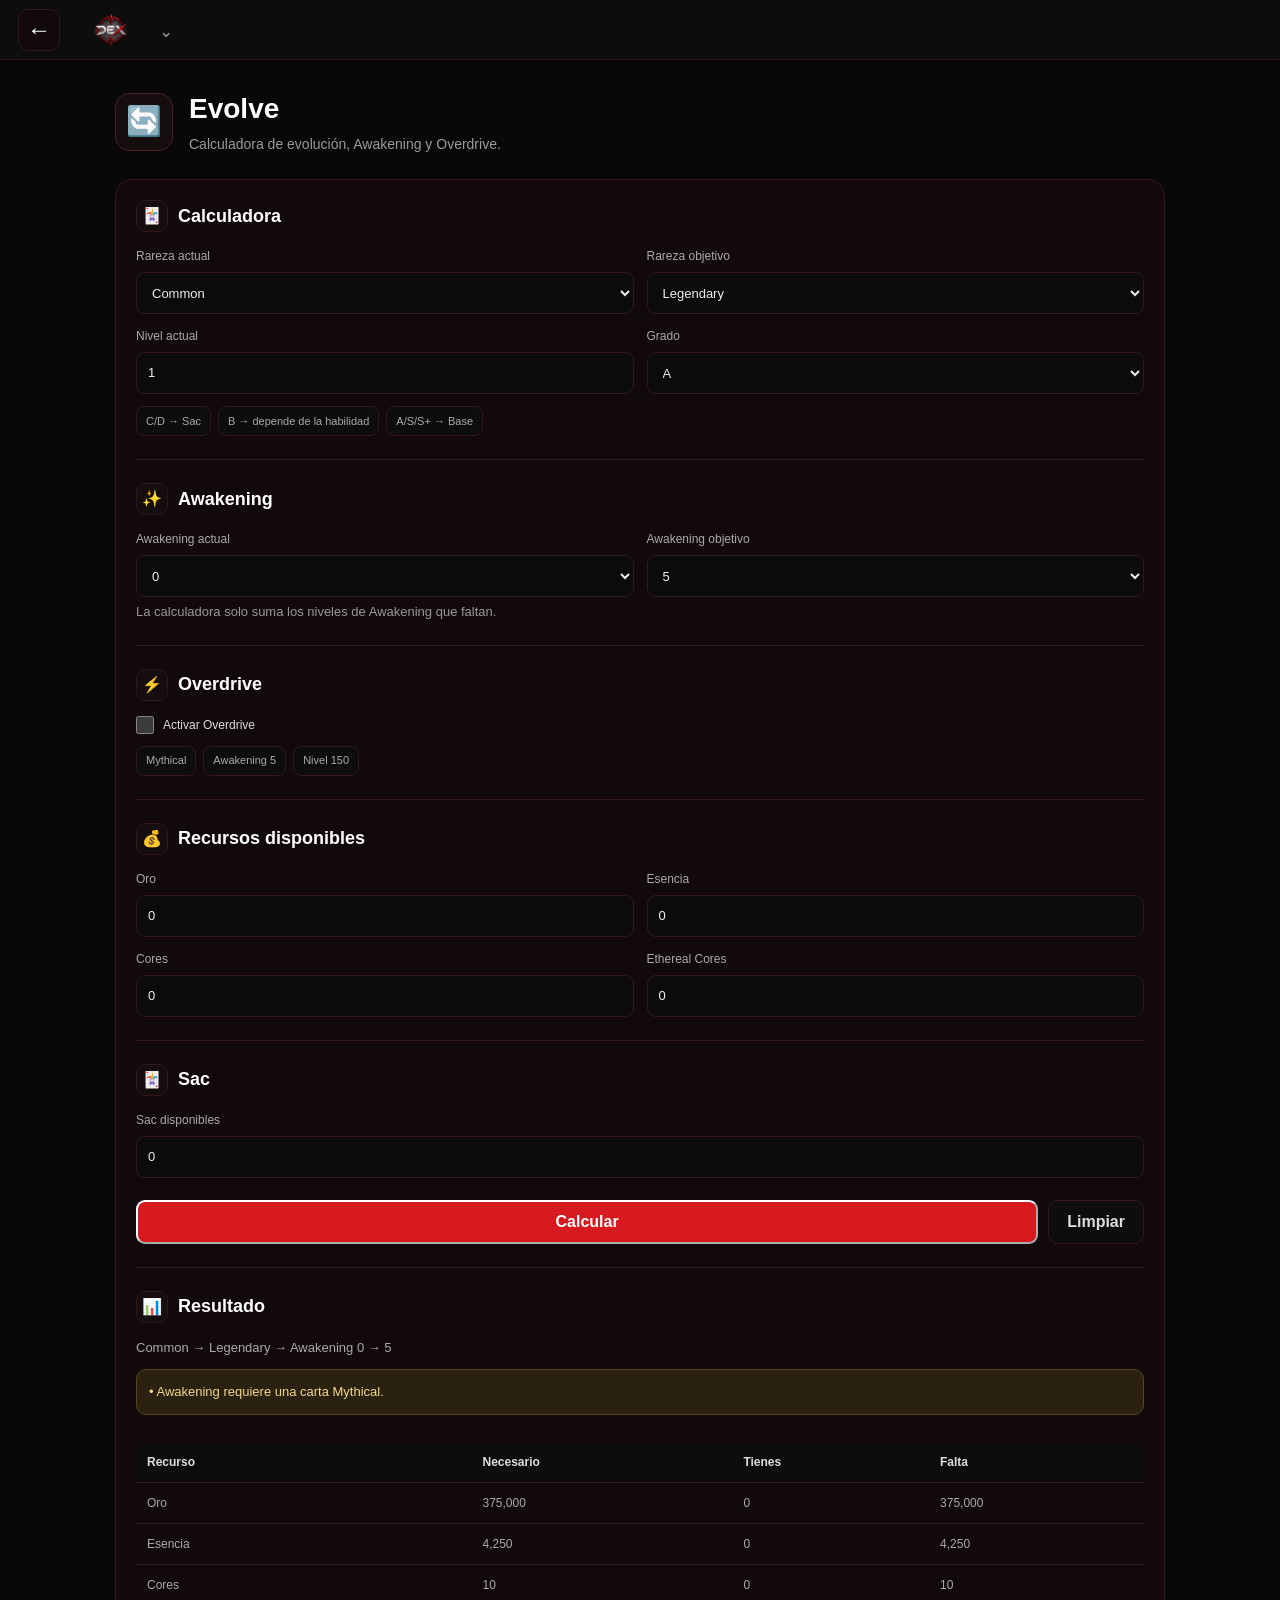
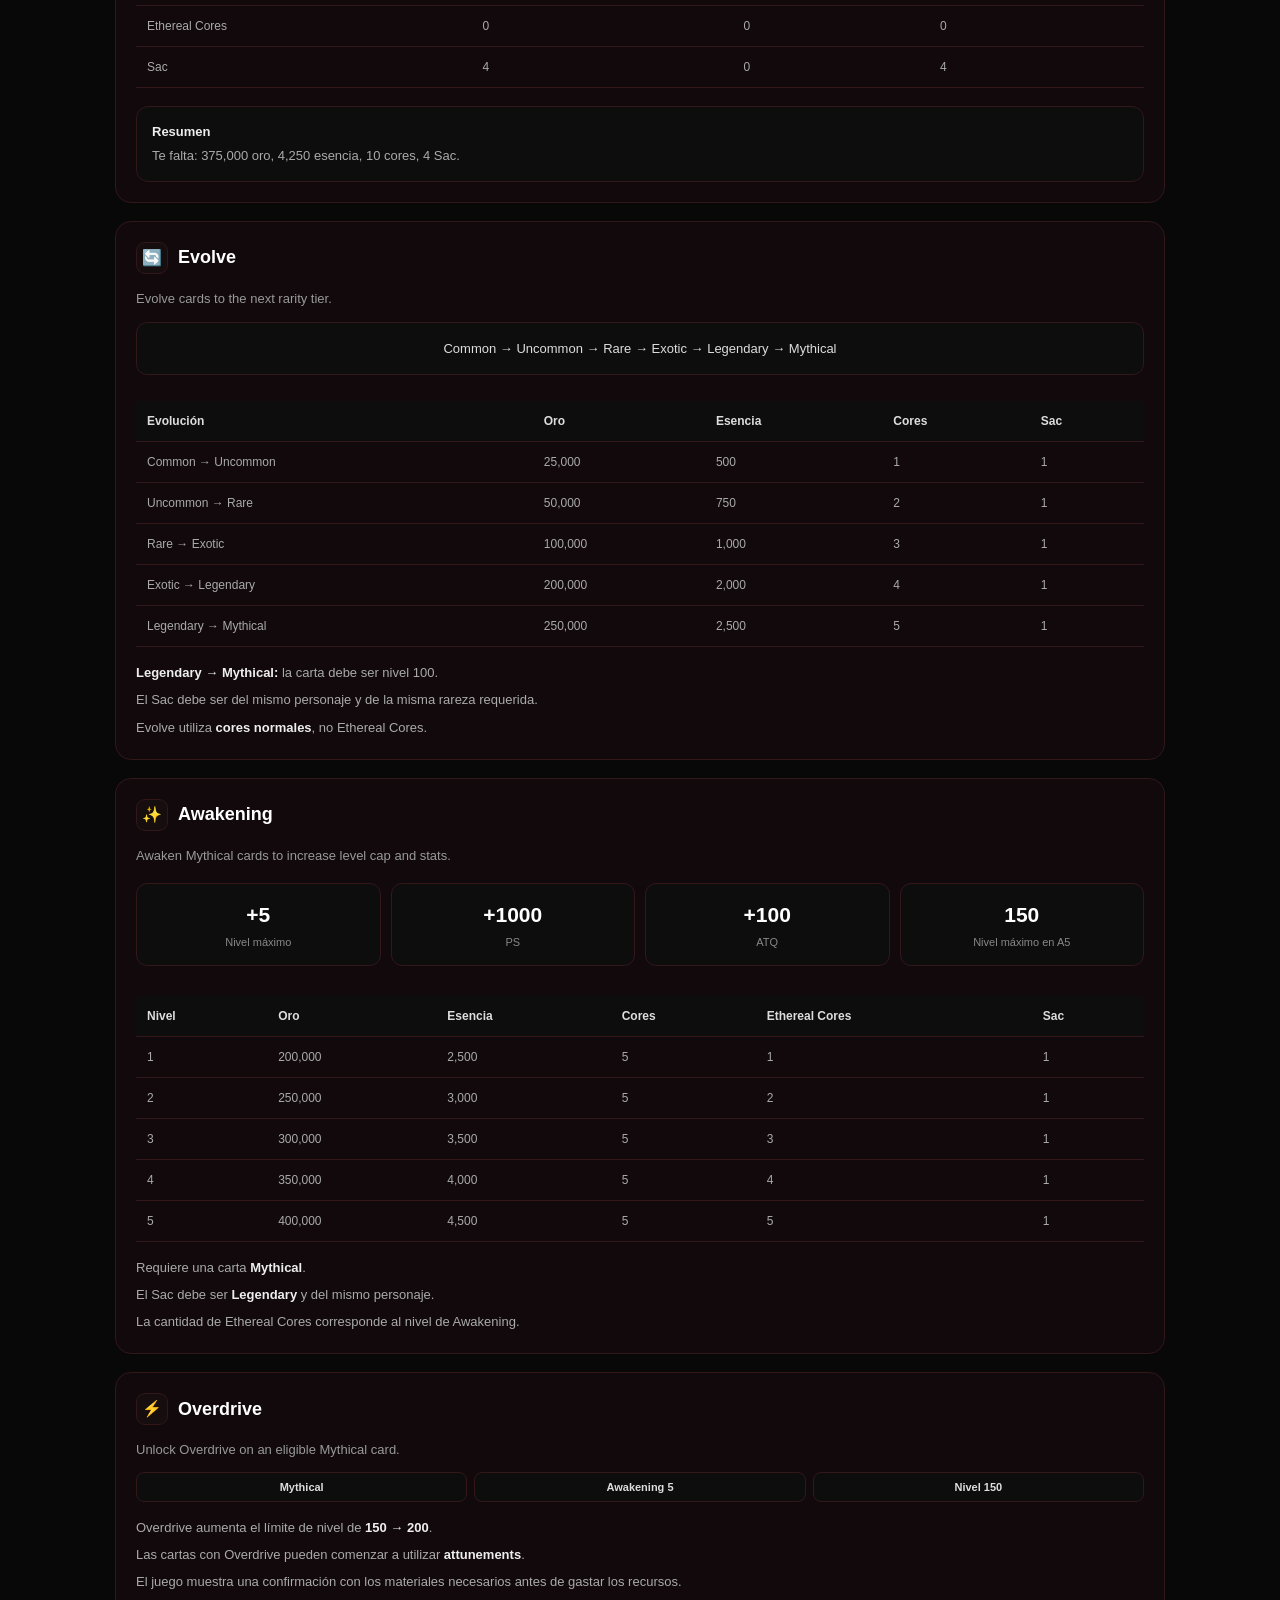
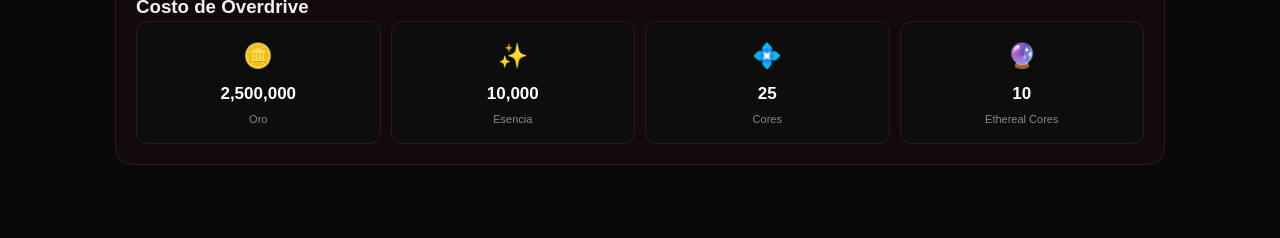
<file: evolve/Evolve.html>
<!DOCTYPE html>
<html lang="es">

<head>

<meta charset="UTF-8">
<meta name="viewport" content="width=device-width,initial-scale=1">

<meta name="theme-color" content="#080808">

<title>Dex - Evolve</title>

<link rel="stylesheet" href="evolve.css">
<link rel="stylesheet" href="../dex-menu.css">

</head>

<body>

<header class="top-bar">

    <button
        id="backButton"
        class="back-button"
        type="button"
        aria-label="Volver a Inicio"
    >
        ←
    </button>

    <button
        id="dexMenuButton"
        class="logo-button"
        type="button"
        aria-label="Abrir menú de Dex"
    >
        <img src="../assets/dex-logo.png" alt="Dex">
        <span class="logo-arrow">⌄</span>
    </button>

</header>


<main class="container">


    <!-- HERO -->

    <section class="hero">

        <div class="hero-icon">
            🔄
        </div>

        <div>

            <h1>
                Evolve
            </h1>

            <p>
                Calculadora de evolución, Awakening y Overdrive.
            </p>

        </div>

    </section>


    <!-- CALCULADORA -->

    <section class="card">

        <div class="section-title">

            <span>🃏</span>

            <h2>
                Calculadora
            </h2>

        </div>


        <div class="grid">

            <label>
                Rareza actual

                <select id="baseRarity">

                    <option>Common</option>
                    <option>Uncommon</option>
                    <option>Rare</option>
                    <option>Exotic</option>
                    <option>Legendary</option>
                    <option>Mythical</option>

                </select>

            </label>


            <label>
                Rareza objetivo

                <select id="targetRarity">

                    <option>Common</option>
                    <option>Uncommon</option>
                    <option>Rare</option>
                    <option>Exotic</option>
                    <option selected>Legendary</option>
                    <option>Mythical</option>

                </select>

            </label>


            <label>
                Nivel actual

                <input
                    id="level"
                    type="number"
                    min="1"
                    max="200"
                    value="1"
                >

            </label>


            <label>
                Grado

                <select id="grade">

                    <option>C</option>
                    <option>D</option>
                    <option>B</option>
                    <option selected>A</option>
                    <option>S</option>
                    <option>S+</option>

                </select>

            </label>

        </div>


        <div class="grades">

            <span>C/D → Sac</span>
            <span>B → depende de la habilidad</span>
            <span>A/S/S+ → Base</span>

        </div>


        <hr>


        <!-- AWAKENING -->

        <div class="section-title">

            <span>✨</span>

            <h2>
                Awakening
            </h2>

        </div>


        <div class="grid">

            <label>
                Awakening actual

                <select id="currentAwakening">

                    <option value="0" selected>0</option>
                    <option value="1">1</option>
                    <option value="2">2</option>
                    <option value="3">3</option>
                    <option value="4">4</option>
                    <option value="5">5</option>

                </select>

            </label>


            <label>
                Awakening objetivo

                <select id="awakening">

                    <option value="0">0</option>
                    <option value="1">1</option>
                    <option value="2">2</option>
                    <option value="3">3</option>
                    <option value="4">4</option>
                    <option value="5" selected>5</option>

                </select>

            </label>

        </div>


        <p class="muted">
            La calculadora solo suma los niveles de Awakening que faltan.
        </p>


        <hr>


        <!-- OVERDRIVE -->

        <div class="section-title">

            <span>⚡</span>

            <h2>
                Overdrive
            </h2>

        </div>


        <label class="check">

            <input
                id="overdrive"
                type="checkbox"
            >

            Activar Overdrive

        </label>


        <div class="requirements">

            <span>Mythical</span>
            <span>Awakening 5</span>
            <span>Nivel 150</span>

        </div>


        <hr>


        <!-- RECURSOS -->

        <div class="section-title">

            <span>💰</span>

            <h2>
                Recursos disponibles
            </h2>

        </div>


        <div class="grid">

            <label>
                Oro

                <input
                    id="gold"
                    type="number"
                    min="0"
                    value="0"
                >

            </label>


            <label>
                Esencia

                <input
                    id="essence"
                    type="number"
                    min="0"
                    value="0"
                >

            </label>


            <label>
                Cores

                <input
                    id="cores"
                    type="number"
                    min="0"
                    value="0"
                >

            </label>


            <label>
                Ethereal Cores

                <input
                    id="ethereal"
                    type="number"
                    min="0"
                    value="0"
                >

            </label>

        </div>


        <hr>


        <!-- SAC -->

        <div class="section-title">

            <span>🃏</span>

            <h2>
                Sac
            </h2>

        </div>


        <label>

            Sac disponibles

            <input
                id="sacs"
                type="number"
                min="0"
                value="0"
            >

        </label>


        <div class="buttons">

            <button
                id="calculate"
                type="button"
            >
                Calcular
            </button>

            <button
                id="clear"
                type="button"
            >
                Limpiar
            </button>

        </div>


        <!-- RESULTADO -->

        <div id="result" hidden>

            <hr>


            <div class="section-title">

                <span>📊</span>

                <h2>
                    Resultado
                </h2>

            </div>


            <p id="path"></p>

            <div id="message"></div>


            <div class="table">

                <table>

                    <thead>

                        <tr>
                            <th>Recurso</th>
                            <th>Necesario</th>
                            <th>Tienes</th>
                            <th>Falta</th>
                        </tr>

                    </thead>


                    <tbody>

                        <tr>
                            <td>Oro</td>
                            <td id="gn">0</td>
                            <td id="go">0</td>
                            <td id="gm">0</td>
                        </tr>

                        <tr>
                            <td>Esencia</td>
                            <td id="en">0</td>
                            <td id="eo">0</td>
                            <td id="em">0</td>
                        </tr>

                        <tr>
                            <td>Cores</td>
                            <td id="cn">0</td>
                            <td id="co">0</td>
                            <td id="cm">0</td>
                        </tr>

                        <tr>
                            <td>Ethereal Cores</td>
                            <td id="tn">0</td>
                            <td id="to">0</td>
                            <td id="tm">0</td>
                        </tr>

                        <tr>
                            <td>Sac</td>
                            <td id="sn">0</td>
                            <td id="so">0</td>
                            <td id="sm">0</td>
                        </tr>

                    </tbody>

                </table>

            </div>


            <div class="summary">

                <strong>
                    Resumen
                </strong>

                <p id="summary"></p>

            </div>

        </div>

    </section>


    <!-- EVOLVE -->

    <section class="card">

        <div class="section-title">

            <span>🔄</span>

            <h2>
                Evolve
            </h2>

        </div>

        <p class="muted">
            Evolve cards to the next rarity tier.
        </p>


        <div class="evolution">
            Common → Uncommon → Rare → Exotic → Legendary → Mythical
        </div>


        <div class="table">

            <table>

                <thead>

                    <tr>
                        <th>Evolución</th>
                        <th>Oro</th>
                        <th>Esencia</th>
                        <th>Cores</th>
                        <th>Sac</th>
                    </tr>

                </thead>


                <tbody>

                    <tr>
                        <td>Common → Uncommon</td>
                        <td>25,000</td>
                        <td>500</td>
                        <td>1</td>
                        <td>1</td>
                    </tr>

                    <tr>
                        <td>Uncommon → Rare</td>
                        <td>50,000</td>
                        <td>750</td>
                        <td>2</td>
                        <td>1</td>
                    </tr>

                    <tr>
                        <td>Rare → Exotic</td>
                        <td>100,000</td>
                        <td>1,000</td>
                        <td>3</td>
                        <td>1</td>
                    </tr>

                    <tr>
                        <td>Exotic → Legendary</td>
                        <td>200,000</td>
                        <td>2,000</td>
                        <td>4</td>
                        <td>1</td>
                    </tr>

                    <tr>
                        <td>Legendary → Mythical</td>
                        <td>250,000</td>
                        <td>2,500</td>
                        <td>5</td>
                        <td>1</td>
                    </tr>

                </tbody>

            </table>

        </div>


        <div class="info">

            <p>
                <strong>Legendary → Mythical:</strong>
                la carta debe ser nivel 100.
            </p>

            <p>
                El Sac debe ser del mismo personaje y de la misma rareza requerida.
            </p>

            <p>
                Evolve utiliza <strong>cores normales</strong>,
                no Ethereal Cores.
            </p>

        </div>

    </section>


    <!-- AWAKENING -->

    <section class="card">

        <div class="section-title">

            <span>✨</span>

            <h2>
                Awakening
            </h2>

        </div>

        <p class="muted">
            Awaken Mythical cards to increase level cap and stats.
        </p>


        <div class="benefits">

            <div>
                <b>+5</b>
                <small>Nivel máximo</small>
            </div>

            <div>
                <b>+1000</b>
                <small>PS</small>
            </div>

            <div>
                <b>+100</b>
                <small>ATQ</small>
            </div>

            <div>
                <b>150</b>
                <small>Nivel máximo en A5</small>
            </div>

        </div>


        <div class="table">

            <table>

                <thead>

                    <tr>
                        <th>Nivel</th>
                        <th>Oro</th>
                        <th>Esencia</th>
                        <th>Cores</th>
                        <th>Ethereal Cores</th>
                        <th>Sac</th>
                    </tr>

                </thead>


                <tbody>

                    <tr>
                        <td>1</td>
                        <td>200,000</td>
                        <td>2,500</td>
                        <td>5</td>
                        <td>1</td>
                        <td>1</td>
                    </tr>

                    <tr>
                        <td>2</td>
                        <td>250,000</td>
                        <td>3,000</td>
                        <td>5</td>
                        <td>2</td>
                        <td>1</td>
                    </tr>

                    <tr>
                        <td>3</td>
                        <td>300,000</td>
                        <td>3,500</td>
                        <td>5</td>
                        <td>3</td>
                        <td>1</td>
                    </tr>

                    <tr>
                        <td>4</td>
                        <td>350,000</td>
                        <td>4,000</td>
                        <td>5</td>
                        <td>4</td>
                        <td>1</td>
                    </tr>

                    <tr>
                        <td>5</td>
                        <td>400,000</td>
                        <td>4,500</td>
                        <td>5</td>
                        <td>5</td>
                        <td>1</td>
                    </tr>

                </tbody>

            </table>

        </div>


        <div class="info">

            <p>
                Requiere una carta <strong>Mythical</strong>.
            </p>

            <p>
                El Sac debe ser <strong>Legendary</strong>
                y del mismo personaje.
            </p>

            <p>
                La cantidad de Ethereal Cores corresponde
                al nivel de Awakening.
            </p>

        </div>

    </section>


    <!-- OVERDRIVE -->

    <section class="card">

        <div class="section-title">

            <span>⚡</span>

            <h2>
                Overdrive
            </h2>

        </div>

        <p class="muted">
            Unlock Overdrive on an eligible Mythical card.
        </p>


        <div class="requirements big">

            <span>Mythical</span>
            <span>Awakening 5</span>
            <span>Nivel 150</span>

        </div>


        <div class="info">

            <p>
                Overdrive aumenta el límite de nivel de
                <strong>150 → 200</strong>.
            </p>

            <p>
                Las cartas con Overdrive pueden comenzar
                a utilizar <strong>attunements</strong>.
            </p>

            <p>
                El juego muestra una confirmación con los materiales
                necesarios antes de gastar los recursos.
            </p>

        </div>


        <h3>
            Costo de Overdrive
        </h3>


        <div class="costs">

            <div>
                🪙
                <b>2,500,000</b>
                <small>Oro</small>
            </div>

            <div>
                ✨
                <b>10,000</b>
                <small>Esencia</small>
            </div>

            <div>
                💠
                <b>25</b>
                <small>Cores</small>
            </div>

            <div>
                🔮
                <b>10</b>
                <small>Ethereal Cores</small>
            </div>

        </div>

    </section>


</main>


<script src="evolve.js"></script>
<script src="../dex-menu.js"></script>

</body>
</html>
</file>
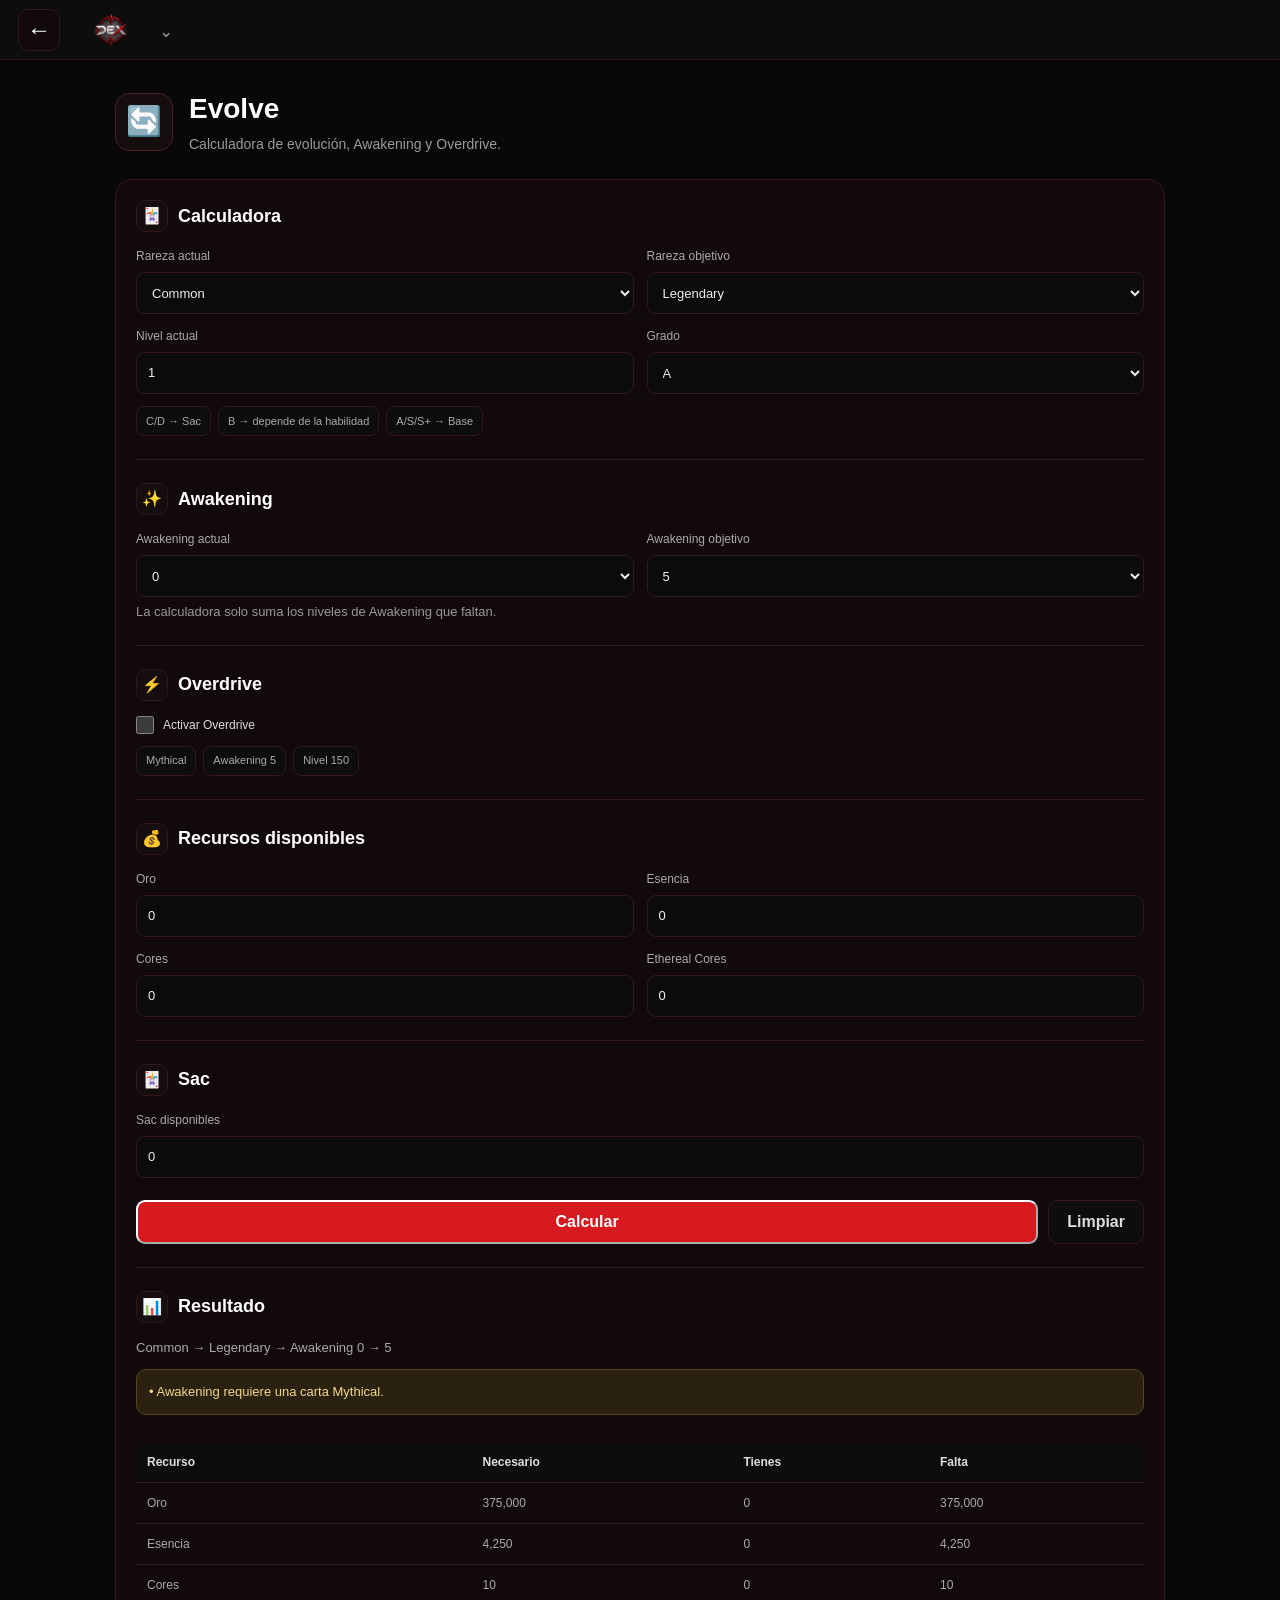
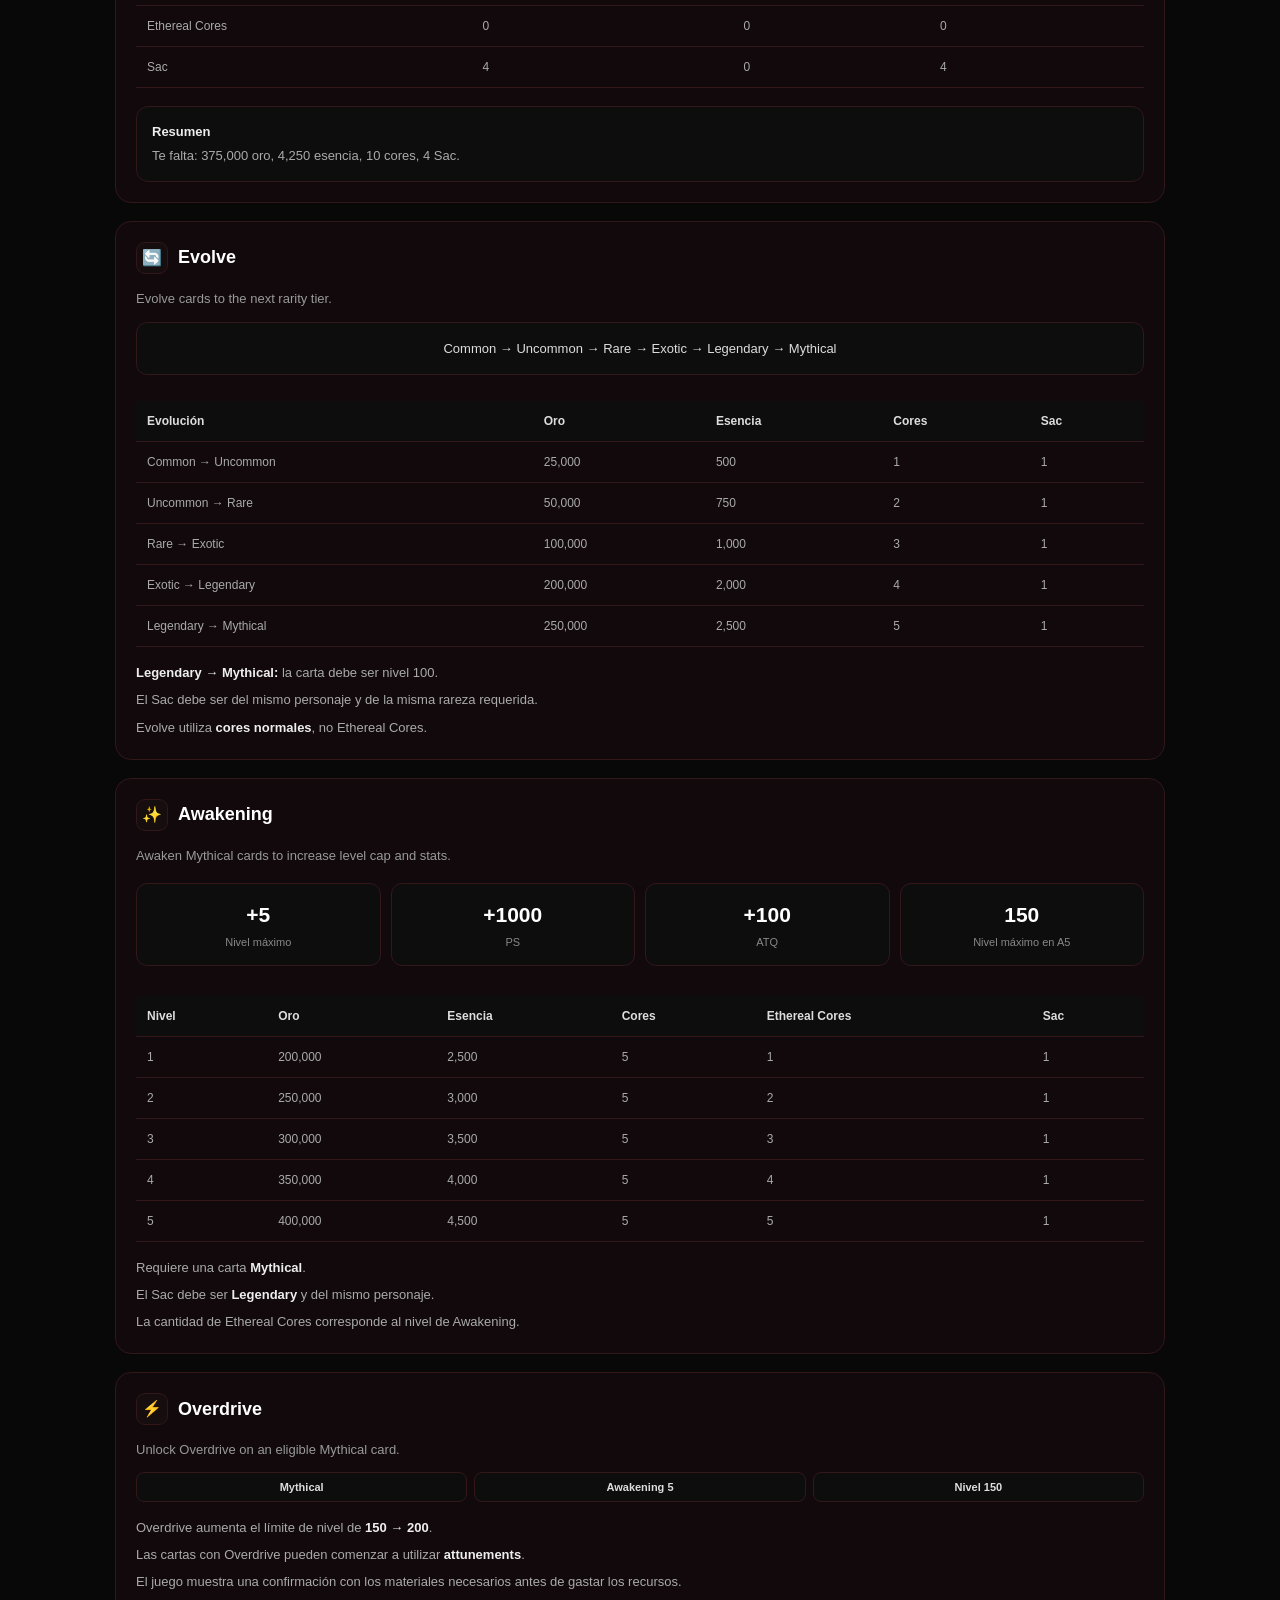
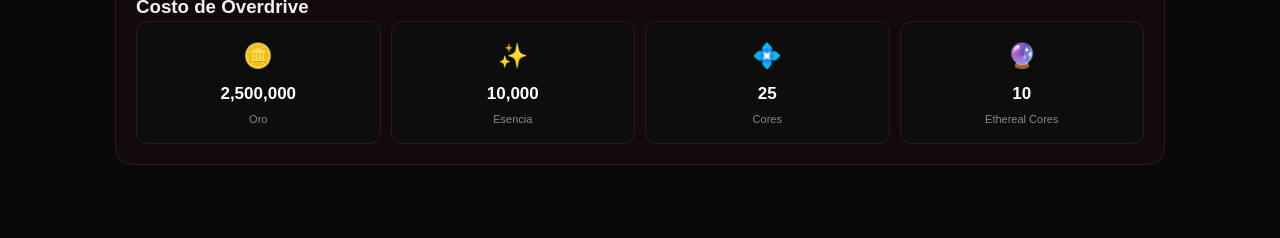
<file: evolve/evolve.html>
<!DOCTYPE html>
<html lang="es">

<head>

<meta charset="UTF-8">
<meta name="viewport" content="width=device-width,initial-scale=1">

<meta name="theme-color" content="#080808">

<title>Dex - Evolve</title>

<link rel="stylesheet" href="evolve.css">
<link rel="stylesheet" href="../dex-menu.css">

</head>

<body>

<header class="top-bar">

    <button
        id="backButton"
        class="back-button"
        type="button"
        aria-label="Volver a Inicio"
    >
        ←
    </button>

    <button
        id="dexMenuButton"
        class="logo-button"
        type="button"
        aria-label="Abrir menú de Dex"
    >
        <img src="../assets/dex-logo.png" alt="Dex">
        <span class="logo-arrow">⌄</span>
    </button>

</header>


<main class="container">


    <!-- HERO -->

    <section class="hero">

        <div class="hero-icon">
            🔄
        </div>

        <div>

            <h1>
                Evolve
            </h1>

            <p>
                Calculadora de evolución, Awakening y Overdrive.
            </p>

        </div>

    </section>


    <!-- CALCULADORA -->

    <section class="card">

        <div class="section-title">

            <span>🃏</span>

            <h2>
                Calculadora
            </h2>

        </div>


        <div class="grid">

            <label>
                Rareza actual

                <select id="baseRarity">

                    <option>Common</option>
                    <option>Uncommon</option>
                    <option>Rare</option>
                    <option>Exotic</option>
                    <option>Legendary</option>
                    <option>Mythical</option>

                </select>

            </label>


            <label>
                Rareza objetivo

                <select id="targetRarity">

                    <option>Common</option>
                    <option>Uncommon</option>
                    <option>Rare</option>
                    <option>Exotic</option>
                    <option selected>Legendary</option>
                    <option>Mythical</option>

                </select>

            </label>


            <label>
                Nivel actual

                <input
                    id="level"
                    type="number"
                    min="1"
                    max="200"
                    value="1"
                >

            </label>


            <label>
                Grado

                <select id="grade">

                    <option>C</option>
                    <option>D</option>
                    <option>B</option>
                    <option selected>A</option>
                    <option>S</option>
                    <option>S+</option>

                </select>

            </label>

        </div>


        <div class="grades">

            <span>C/D → Sac</span>
            <span>B → depende de la habilidad</span>
            <span>A/S/S+ → Base</span>

        </div>


        <hr>


        <!-- AWAKENING -->

        <div class="section-title">

            <span>✨</span>

            <h2>
                Awakening
            </h2>

        </div>


        <div class="grid">

            <label>
                Awakening actual

                <select id="currentAwakening">

                    <option value="0" selected>0</option>
                    <option value="1">1</option>
                    <option value="2">2</option>
                    <option value="3">3</option>
                    <option value="4">4</option>
                    <option value="5">5</option>

                </select>

            </label>


            <label>
                Awakening objetivo

                <select id="awakening">

                    <option value="0">0</option>
                    <option value="1">1</option>
                    <option value="2">2</option>
                    <option value="3">3</option>
                    <option value="4">4</option>
                    <option value="5" selected>5</option>

                </select>

            </label>

        </div>


        <p class="muted">
            La calculadora solo suma los niveles de Awakening que faltan.
        </p>


        <hr>


        <!-- OVERDRIVE -->

        <div class="section-title">

            <span>⚡</span>

            <h2>
                Overdrive
            </h2>

        </div>


        <label class="check">

            <input
                id="overdrive"
                type="checkbox"
            >

            Activar Overdrive

        </label>


        <div class="requirements">

            <span>Mythical</span>
            <span>Awakening 5</span>
            <span>Nivel 150</span>

        </div>


        <hr>


        <!-- RECURSOS -->

        <div class="section-title">

            <span>💰</span>

            <h2>
                Recursos disponibles
            </h2>

        </div>


        <div class="grid">

            <label>
                Oro

                <input
                    id="gold"
                    type="number"
                    min="0"
                    value="0"
                >

            </label>


            <label>
                Esencia

                <input
                    id="essence"
                    type="number"
                    min="0"
                    value="0"
                >

            </label>


            <label>
                Cores

                <input
                    id="cores"
                    type="number"
                    min="0"
                    value="0"
                >

            </label>


            <label>
                Ethereal Cores

                <input
                    id="ethereal"
                    type="number"
                    min="0"
                    value="0"
                >

            </label>

        </div>


        <hr>


        <!-- SAC -->

        <div class="section-title">

            <span>🃏</span>

            <h2>
                Sac
            </h2>

        </div>


        <label>

            Sac disponibles

            <input
                id="sacs"
                type="number"
                min="0"
                value="0"
            >

        </label>


        <div class="buttons">

            <button
                id="calculate"
                type="button"
            >
                Calcular
            </button>

            <button
                id="clear"
                type="button"
            >
                Limpiar
            </button>

        </div>


        <!-- RESULTADO -->

        <div id="result" hidden>

            <hr>


            <div class="section-title">

                <span>📊</span>

                <h2>
                    Resultado
                </h2>

            </div>


            <p id="path"></p>

            <div id="message"></div>


            <div class="table">

                <table>

                    <thead>

                        <tr>
                            <th>Recurso</th>
                            <th>Necesario</th>
                            <th>Tienes</th>
                            <th>Falta</th>
                        </tr>

                    </thead>


                    <tbody>

                        <tr>
                            <td>Oro</td>
                            <td id="gn">0</td>
                            <td id="go">0</td>
                            <td id="gm">0</td>
                        </tr>

                        <tr>
                            <td>Esencia</td>
                            <td id="en">0</td>
                            <td id="eo">0</td>
                            <td id="em">0</td>
                        </tr>

                        <tr>
                            <td>Cores</td>
                            <td id="cn">0</td>
                            <td id="co">0</td>
                            <td id="cm">0</td>
                        </tr>

                        <tr>
                            <td>Ethereal Cores</td>
                            <td id="tn">0</td>
                            <td id="to">0</td>
                            <td id="tm">0</td>
                        </tr>

                        <tr>
                            <td>Sac</td>
                            <td id="sn">0</td>
                            <td id="so">0</td>
                            <td id="sm">0</td>
                        </tr>

                    </tbody>

                </table>

            </div>


            <div class="summary">

                <strong>
                    Resumen
                </strong>

                <p id="summary"></p>

            </div>

        </div>

    </section>


    <!-- EVOLVE -->

    <section class="card">

        <div class="section-title">

            <span>🔄</span>

            <h2>
                Evolve
            </h2>

        </div>

        <p class="muted">
            Evolve cards to the next rarity tier.
        </p>


        <div class="evolution">
            Common → Uncommon → Rare → Exotic → Legendary → Mythical
        </div>


        <div class="table">

            <table>

                <thead>

                    <tr>
                        <th>Evolución</th>
                        <th>Oro</th>
                        <th>Esencia</th>
                        <th>Cores</th>
                        <th>Sac</th>
                    </tr>

                </thead>


                <tbody>

                    <tr>
                        <td>Common → Uncommon</td>
                        <td>25,000</td>
                        <td>500</td>
                        <td>1</td>
                        <td>1</td>
                    </tr>

                    <tr>
                        <td>Uncommon → Rare</td>
                        <td>50,000</td>
                        <td>750</td>
                        <td>2</td>
                        <td>1</td>
                    </tr>

                    <tr>
                        <td>Rare → Exotic</td>
                        <td>100,000</td>
                        <td>1,000</td>
                        <td>3</td>
                        <td>1</td>
                    </tr>

                    <tr>
                        <td>Exotic → Legendary</td>
                        <td>200,000</td>
                        <td>2,000</td>
                        <td>4</td>
                        <td>1</td>
                    </tr>

                    <tr>
                        <td>Legendary → Mythical</td>
                        <td>250,000</td>
                        <td>2,500</td>
                        <td>5</td>
                        <td>1</td>
                    </tr>

                </tbody>

            </table>

        </div>


        <div class="info">

            <p>
                <strong>Legendary → Mythical:</strong>
                la carta debe ser nivel 100.
            </p>

            <p>
                El Sac debe ser del mismo personaje y de la misma rareza requerida.
            </p>

            <p>
                Evolve utiliza <strong>cores normales</strong>,
                no Ethereal Cores.
            </p>

        </div>

    </section>


    <!-- AWAKENING -->

    <section class="card">

        <div class="section-title">

            <span>✨</span>

            <h2>
                Awakening
            </h2>

        </div>

        <p class="muted">
            Awaken Mythical cards to increase level cap and stats.
        </p>


        <div class="benefits">

            <div>
                <b>+5</b>
                <small>Nivel máximo</small>
            </div>

            <div>
                <b>+1000</b>
                <small>PS</small>
            </div>

            <div>
                <b>+100</b>
                <small>ATQ</small>
            </div>

            <div>
                <b>150</b>
                <small>Nivel máximo en A5</small>
            </div>

        </div>


        <div class="table">

            <table>

                <thead>

                    <tr>
                        <th>Nivel</th>
                        <th>Oro</th>
                        <th>Esencia</th>
                        <th>Cores</th>
                        <th>Ethereal Cores</th>
                        <th>Sac</th>
                    </tr>

                </thead>


                <tbody>

                    <tr>
                        <td>1</td>
                        <td>200,000</td>
                        <td>2,500</td>
                        <td>5</td>
                        <td>1</td>
                        <td>1</td>
                    </tr>

                    <tr>
                        <td>2</td>
                        <td>250,000</td>
                        <td>3,000</td>
                        <td>5</td>
                        <td>2</td>
                        <td>1</td>
                    </tr>

                    <tr>
                        <td>3</td>
                        <td>300,000</td>
                        <td>3,500</td>
                        <td>5</td>
                        <td>3</td>
                        <td>1</td>
                    </tr>

                    <tr>
                        <td>4</td>
                        <td>350,000</td>
                        <td>4,000</td>
                        <td>5</td>
                        <td>4</td>
                        <td>1</td>
                    </tr>

                    <tr>
                        <td>5</td>
                        <td>400,000</td>
                        <td>4,500</td>
                        <td>5</td>
                        <td>5</td>
                        <td>1</td>
                    </tr>

                </tbody>

            </table>

        </div>


        <div class="info">

            <p>
                Requiere una carta <strong>Mythical</strong>.
            </p>

            <p>
                El Sac debe ser <strong>Legendary</strong>
                y del mismo personaje.
            </p>

            <p>
                La cantidad de Ethereal Cores corresponde
                al nivel de Awakening.
            </p>

        </div>

    </section>


    <!-- OVERDRIVE -->

    <section class="card">

        <div class="section-title">

            <span>⚡</span>

            <h2>
                Overdrive
            </h2>

        </div>

        <p class="muted">
            Unlock Overdrive on an eligible Mythical card.
        </p>


        <div class="requirements big">

            <span>Mythical</span>
            <span>Awakening 5</span>
            <span>Nivel 150</span>

        </div>


        <div class="info">

            <p>
                Overdrive aumenta el límite de nivel de
                <strong>150 → 200</strong>.
            </p>

            <p>
                Las cartas con Overdrive pueden comenzar
                a utilizar <strong>attunements</strong>.
            </p>

            <p>
                El juego muestra una confirmación con los materiales
                necesarios antes de gastar los recursos.
            </p>

        </div>


        <h3>
            Costo de Overdrive
        </h3>


        <div class="costs">

            <div>
                🪙
                <b>2,500,000</b>
                <small>Oro</small>
            </div>

            <div>
                ✨
                <b>10,000</b>
                <small>Esencia</small>
            </div>

            <div>
                💠
                <b>25</b>
                <small>Cores</small>
            </div>

            <div>
                🔮
                <b>10</b>
                <small>Ethereal Cores</small>
            </div>

        </div>

    </section>


</main>


<script src="evolve.js"></script>
<script src="../dex-menu.js"></script>

</body>
</html>
</file>
<file: elementos.css>
:root{
    --bg:#080808;
    --surface:#11090b;
    --surface-2:#160d0f;
    --surface-hover:#1d1013;
    --text:#f2f2f2;
    --muted:#999;
    --border:#32171b;
    --red:#d71920;
    --red-dark:#8f1117;
    --strong-bg:#132018;
    --strong-text:#86c494;
    --weak-bg:#241315;
    --weak-text:#d98b8b;
}

*{
    box-sizing:border-box;
}

html{
    margin:0;
    padding:0;
    background:var(--bg);
}

body{
    margin:0;
    padding:0;
    min-height:100vh;
    font-family:
        -apple-system,
        BlinkMacSystemFont,
        "Segoe UI",
        Roboto,
        Arial,
        sans-serif;
    background:var(--bg);
    color:var(--text);
}


/* ========================================
   BARRA SUPERIOR
======================================== */

.top-bar{
    position:relative;
    width:100%;
    height:70px;
    display:flex;
    align-items:center;
    padding:0 28px;
    border-bottom:1px solid var(--border);
    background:#0b0809;
}


.back-button{
    width:42px;
    height:42px;
    display:flex;
    align-items:center;
    justify-content:center;
    margin-right:15px;
    border:1px solid var(--border);
    border-radius:50%;
    background:transparent;
    color:var(--text);
    font-size:22px;
    cursor:pointer;
    transition:
        background .18s ease,
        transform .15s ease;
}


.back-button:hover{
    background:#1a0d10;
}


.back-button:active{
    transform:scale(.94);
}


/* ========================================
   LOGO
======================================== */

.logo-button{
    display:flex;
    align-items:center;
    gap:7px;
    padding:0;
    border:0;
    background:transparent;
    color:#f5f5f5;
    font:inherit;
    cursor:pointer;
}


.logo-button img{
    display:block;
    width:auto;
    height:42px;
    object-fit:contain;
}


.logo-arrow{
    margin-top:3px;
    color:#999;
    font-size:17px;
    transition:transform .18s ease;
}


.logo-button.open .logo-arrow{
    transform:rotate(180deg);
}


/* ========================================
   CONTENIDO
======================================== */

.main-content{
    width:100%;
    max-width:1100px;
    margin:0 auto;
    padding:45px 28px 60px;
}


/* ========================================
   ENCABEZADO
======================================== */

.page-header{
    display:flex;
    align-items:center;
    gap:18px;
    margin-bottom:30px;
}


.page-icon{
    width:60px;
    height:60px;
    display:flex;
    align-items:center;
    justify-content:center;
    flex-shrink:0;
    border:1px solid var(--border);
    border-radius:16px;
    background:var(--surface);
    font-size:28px;
}


.page-header h1{
    margin:0;
    font-size:32px;
    font-weight:650;
    letter-spacing:-.8px;
}


.page-header p{
    margin:7px 0 0;
    color:var(--muted);
    font-size:14px;
    line-height:1.5;
}


/* ========================================
   MULTIPLICADORES
======================================== */

.info-box{
    display:flex;
    align-items:center;
    width:fit-content;
    min-width:260px;
    margin-bottom:28px;
    padding:14px 20px;
    border:1px solid var(--border);
    border-radius:14px;
    background:var(--surface);
}


.info-item{
    display:flex;
    flex-direction:column;
    gap:2px;
}


.info-item strong{
    color:#f4f4f4;
    font-size:17px;
}


.info-item span{
    color:var(--muted);
    font-size:12px;
}


.info-divider{
    width:1px;
    height:35px;
    margin:0 22px;
    background:var(--border);
}


/* ========================================
   GRID
======================================== */

.elements-grid{
    display:grid;
    grid-template-columns:repeat(2,1fr);
    gap:18px;
}


/* ========================================
   TARJETAS
======================================== */

.element-card{
    padding:23px;
    border:1px solid var(--border);
    border-radius:18px;
    background:var(--surface);
    box-shadow:0 8px 25px rgba(0,0,0,.28);
    transition:
        transform .2s ease,
        background .2s ease,
        border-color .2s ease;
}


.element-card:hover{
    transform:translateY(-2px);
    background:var(--surface-hover);
    border-color:#472126;
}


/* ========================================
   CABECERA ELEMENTO
======================================== */

.element-header{
    display:flex;
    align-items:center;
    gap:15px;
    margin-bottom:20px;
}


.element-icon{
    width:52px;
    height:52px;
    display:flex;
    align-items:center;
    justify-content:center;
    flex-shrink:0;
    border:1px solid var(--border);
    border-radius:14px;
    background:#0c0809;
    font-size:25px;
}


.element-header h2{
    margin:0 0 3px;
    font-size:20px;
    font-weight:650;
}


.element-header span{
    color:var(--muted);
    font-size:11px;
    letter-spacing:1px;
}


/* ========================================
   MATCHUPS
======================================== */

.matchups{
    display:grid;
    grid-template-columns:1fr 1fr;
    gap:10px;
}


.matchup{
    display:flex;
    flex-direction:column;
    gap:5px;
    min-width:0;
    padding:13px;
    border-radius:12px;
}


.matchup.strong{
    background:var(--strong-bg);
    color:var(--strong-text);
}


.matchup.weak{
    background:var(--weak-bg);
    color:var(--weak-text);
}


.matchup-label{
    margin-bottom:3px;
    font-size:11px;
    font-weight:650;
    text-transform:uppercase;
    letter-spacing:.4px;
    opacity:.85;
}


.matchup span:not(.matchup-label){
    font-size:13px;
}


/* ========================================
   NOTA ESPECIAL
======================================== */

.special-note{
    margin:14px 0 0;
    padding-top:13px;
    border-top:1px solid var(--border);
    color:var(--muted);
    font-size:12px;
    line-height:1.5;
}


/* ========================================
   NOTA GENERAL
======================================== */

.boss-note{
    margin-top:22px;
    padding:18px 20px;
    border:1px solid var(--border);
    border-radius:15px;
    background:var(--surface);
}


.boss-note strong{
    font-size:14px;
}


.boss-note p{
    margin:7px 0 0;
    color:var(--muted);
    font-size:13px;
    line-height:1.6;
}


/* ========================================
   TABLET
======================================== */

@media(max-width:750px){

    .main-content{
        padding:35px 20px 50px;
    }

    .elements-grid{
        grid-template-columns:1fr;
        gap:14px;
    }

}


/* ========================================
   MÓVIL
======================================== */

@media(max-width:480px){

    .top-bar{
        height:62px;
        padding:0 16px;
    }


    .back-button{
        width:40px;
        height:40px;
        margin-right:12px;
    }


    .logo-button img{
        height:38px;
    }


    .main-content{
        padding:30px 16px 40px;
    }


    .page-header{
        align-items:flex-start;
        gap:13px;
        margin-bottom:25px;
    }


    .page-icon{
        width:50px;
        height:50px;
        border-radius:13px;
        font-size:23px;
    }


    .page-header h1{
        font-size:27px;
    }


    .page-header p{
        font-size:13px;
    }


    .info-box{
        width:100%;
        min-width:0;
        justify-content:center;
        padding:13px 15px;
    }


    .info-divider{
        margin:0 18px;
    }


    .element-card{
        padding:18px;
        border-radius:15px;
    }


    .element-header{
        margin-bottom:16px;
    }


    .matchups{
        grid-template-columns:1fr;
    }

}


/* ========================================
   PANTALLAS BAJAS
======================================== */

@media(max-height:600px){

    .main-content{
        padding-top:28px;
    }

}
</file>
<file: dex-menu.css>
.dex-menu{
    position:absolute;
    top:calc(100% + 8px);
    left:0;
    width:250px;
    padding:8px;
    background:#120a0c;
    border:1px solid #3a171b;
    border-radius:14px;
    box-shadow:0 15px 35px rgba(0,0,0,.45);
    z-index:1000;
    opacity:0;
    transform:translateY(-6px);
    pointer-events:none;
    transition:opacity .18s ease,transform .18s ease;
}

.dex-menu.open{
    opacity:1;
    transform:translateY(0);
    pointer-events:auto;
}

.dex-menu a{
    display:flex;
    align-items:center;
    gap:12px;
    width:100%;
    min-height:48px;
    padding:10px 12px;
    border-radius:10px;
    color:#e8e8e8;
    text-decoration:none;
    font-size:14px;
    transition:background .18s ease,color .18s ease;
}

.dex-menu a:hover{
    background:#211114;
}

.dex-menu a.active{
    background:#321216;
    color:#d71920;
}

.dex-menu a.active::before{
    content:"";
    width:6px;
    height:6px;
    flex-shrink:0;
    border-radius:50%;
    background:#d71920;
}

.dex-menu-icon{
    width:24px;
    text-align:center;
    font-size:18px;
}

.top-bar{
    position:relative;
}

.logo-button{
    display:flex;
    align-items:center;
    gap:7px;
    padding:0;
    border:0;
    background:transparent;
    color:#f5f5f5;
    font:inherit;
    cursor:pointer;
}

.logo-arrow{
    margin-top:3px;
    color:#999;
    font-size:17px;
    transition:transform .18s ease;
}

.logo-button.open .logo-arrow{
    transform:rotate(180deg);
}

@media(max-width:480px){
    .dex-menu{
        left:0;
        width:230px;
    }
}
</file>
<file: habilidades.css>
*{
    box-sizing:border-box;
    margin:0;
    padding:0;
}

:root{
    --bg:#080808;
    --surface:#120b0d;
    --surface-2:#180e11;
    --surface-3:#211115;
    --border:#35171c;
    --border-strong:#542129;
    --red:#d71920;
    --red-dark:#8f1117;
    --text:#f3f3f3;
    --muted:#9d9698;
    --soft:#c9c3c4;
}

html,
body{
    min-height:100%;
    background:var(--bg);
}

body{
    font-family:
        -apple-system,
        BlinkMacSystemFont,
        "Segoe UI",
        Roboto,
        Arial,
        sans-serif;

    color:var(--text);
}

button{
    font:inherit;
}


/* =========================
   TOP BAR
========================= */

.top-bar{
    position:relative;
    height:70px;

    display:flex;
    align-items:center;

    padding:0 24px;

    background:#0b0809;
    border-bottom:1px solid var(--border);
}

.back-button,
.icon-button{
    width:42px;
    height:42px;

    display:flex;
    align-items:center;
    justify-content:center;

    flex-shrink:0;

    border:1px solid var(--border);
    border-radius:50%;

    background:transparent;
    color:var(--text);

    font-size:23px;

    cursor:pointer;

    transition:
        background .18s ease,
        border-color .18s ease;
}

.back-button:hover,
.icon-button:hover{
    background:var(--surface-2);
    border-color:var(--border-strong);
}

.logo-button{
    display:flex;
    align-items:center;
    gap:7px;

    margin-left:14px;

    padding:0;

    border:0;
    background:transparent;

    color:#f5f5f5;

    cursor:pointer;
}

.logo-button img{
    display:block;

    width:auto;
    height:42px;

    object-fit:contain;
}

.logo-arrow{
    margin-top:3px;

    color:#999;

    font-size:17px;

    transition:transform .18s ease;
}

.logo-button.open .logo-arrow{
    transform:rotate(180deg);
}


/* =========================
   VIEWS
========================= */

.view{
    display:block;
}

.hidden{
    display:none !important;
}


/* =========================
   MAIN
========================= */

.main-content{
    width:100%;
    max-width:900px;

    margin:0 auto;

    padding:42px 22px 70px;
}


/* =========================
   PAGE HEADER
========================= */

.page-header{
    margin-bottom:28px;
}

.compact-header{
    margin-bottom:20px;
}

.page-title-row{
    display:flex;
    align-items:center;

    gap:16px;
}

.page-icon{
    width:58px;
    height:58px;

    display:flex;
    align-items:center;
    justify-content:center;

    flex-shrink:0;

    border:1px solid var(--border);
    border-radius:16px;

    background:var(--surface);

    font-size:27px;
}

.page-header h1{
    font-size:30px;
    font-weight:650;

    letter-spacing:-.6px;
}

.page-header p{
    margin-top:7px;

    color:var(--muted);

    font-size:14px;
    line-height:1.5;
}


/* =========================
   ROLES
========================= */

.roles-container{
    display:flex;
    flex-direction:column;

    gap:12px;
}

.role-card{
    width:100%;

    display:flex;
    align-items:center;

    text-align:left;

    padding:17px 18px;

    border:1px solid var(--border);
    border-radius:15px;

    background:var(--surface);
    color:var(--text);

    cursor:pointer;

    transition:
        background .18s ease,
        border-color .18s ease,
        transform .18s ease;
}

.role-card:hover{
    background:var(--surface-2);
    border-color:var(--border-strong);

    transform:translateY(-1px);
}

.role-icon{
    width:50px;
    height:50px;

    display:flex;
    align-items:center;
    justify-content:center;

    flex-shrink:0;

    margin-right:15px;

    border-radius:13px;

    background:#211719;

    font-size:25px;
}

.role-info{
    display:flex;
    flex:1;
    min-width:0;

    flex-direction:column;
}

.role-info strong{
    margin-bottom:4px;

    font-size:18px;
}

.role-info > span{
    color:var(--muted);

    font-size:13px;
    line-height:1.45;
}

.role-info small{
    width:max-content;
    max-width:100%;

    margin-top:10px;

    padding:5px 8px;

    border-radius:8px;

    background:#211719;
    color:#aaa;

    font-size:12px;
}

.role-info b{
    color:#f0f0f0;
}

.card-arrow{
    margin-left:12px;

    color:#777;

    font-size:27px;
}


/* =========================
   ABILITY LIST
========================= */

.abilities-list{
    display:flex;
    flex-direction:column;

    gap:12px;
}

.ability-list-card{
    width:100%;

    display:flex;
    align-items:center;

    padding:14px 16px;

    text-align:left;

    border:1px solid var(--border);
    border-radius:15px;

    background:var(--surface);
    color:var(--text);

    cursor:pointer;

    transition:
        background .18s ease,
        border-color .18s ease,
        transform .18s ease;
}

.ability-list-card:hover{
    background:var(--surface-2);
    border-color:var(--border-strong);

    transform:translateY(-1px);
}

.ability-list-icon{
    width:46px;
    height:46px;

    display:flex;
    align-items:center;
    justify-content:center;

    flex-shrink:0;

    margin-right:14px;

    border:1px solid var(--border);

    border-radius:13px;

    background:#211719;

    font-size:22px;
}

.ability-list-info{
    display:flex;
    flex:1;

    flex-direction:column;

    gap:4px;

    min-width:0;
}

.ability-list-info strong{
    font-size:16px;
}

.ability-list-info small{
    color:var(--muted);

    font-size:12px;
}

.ability-list-arrow{
    margin-left:12px;

    color:#777;

    font-size:28px;

    line-height:1;
}


/* =========================
   DETAIL CARD
========================= */

.ability-detail-card{
    width:100%;

    padding:22px;

    border:1px solid var(--border);
    border-radius:18px;

    background:
        linear-gradient(
            180deg,
            #160d0f 0%,
            #11090b 100%
        );

    box-shadow:
        0 18px 45px rgba(0,0,0,.28);
}


/* =========================
   ROLE LABEL
========================= */

.detail-role{
    display:inline-flex;
    align-items:center;
    gap:7px;

    margin-bottom:18px;

    padding:6px 10px;

    border:1px solid var(--border);

    border-radius:9px;

    background:#1d1013;

    color:#b9a5a8;

    font-size:12px;
    font-weight:600;

    text-transform:uppercase;
    letter-spacing:.4px;
}

.detail-role span{
    font-size:16px;
}


/* =========================
   ABILITY HEADER
========================= */

.ability-detail-head{
    display:flex;
    align-items:center;

    gap:15px;

    margin-bottom:20px;
}

.ability-detail-icon{
    width:60px;
    height:60px;

    display:flex;
    align-items:center;
    justify-content:center;

    flex-shrink:0;

    border:1px solid var(--border-strong);

    border-radius:16px;

    background:#241116;

    font-size:30px;

    box-shadow:
        inset 0 0 0 1px rgba(215,25,32,.04);
}

.ability-detail-head h2{
    font-size:25px;
    font-weight:700;

    letter-spacing:-.3px;
}

.ability-type{
    display:inline-flex;

    margin-top:5px;

    padding:4px 8px;

    border-radius:7px;

    background:#291316;

    color:#d5a6aa;

    font-size:11px;
    font-weight:600;

    text-transform:uppercase;
    letter-spacing:.4px;
}


/* =========================
   DESCRIPTION
========================= */

.description-box{
    margin-bottom:24px;

    padding:17px;

    border:1px solid var(--border);

    border-radius:13px;

    background:#0f090a;
}

.description-label{
    display:block;

    margin-bottom:8px;

    color:#a96e73;

    font-size:11px;
    font-weight:700;

    text-transform:uppercase;
    letter-spacing:.8px;
}

.description-box p{
    color:var(--soft);

    font-size:15px;
    line-height:1.7;
}

.description-box strong{
    color:#fff;
}


/* =========================
   SCALING SECTION
========================= */

.scaling-section{
    margin-top:4px;
}

.scaling-heading{
    display:flex;
    align-items:center;

    gap:11px;

    margin-bottom:13px;

    padding-bottom:13px;

    border-bottom:1px solid var(--border);
}

.scaling-heading > span{
    width:38px;
    height:38px;

    display:flex;
    align-items:center;
    justify-content:center;

    border:1px solid var(--border);

    border-radius:10px;

    background:#211115;

    font-size:18px;
}

.scaling-heading h3{
    font-size:16px;
    font-weight:700;
}

.scaling-heading p{
    margin-top:2px;

    color:var(--muted);

    font-size:12px;
}


/* =========================
   SCALING CARDS
========================= */

.scaling-list{
    display:flex;
    flex-direction:column;

    gap:10px;
}

.scaling-card{
    padding:15px;

    border:1px solid var(--border);

    border-radius:13px;

    background:#10090b;
}

.scaling-card-title{
    display:inline-block;

    margin-bottom:10px;

    padding:5px 8px;

    border-radius:7px;

    background:#291316;

    color:#e1b2b6;

    font-size:11px;
    font-weight:700;

    text-transform:uppercase;
    letter-spacing:.4px;
}

.scaling-card p{
    color:#bcb5b6;

    font-size:14px;
    line-height:1.65;
}

.scaling-card p + p{
    margin-top:10px;
}

.scaling-card strong{
    color:#f5f5f5;
}


/* =========================
   SPECIAL AWAKENING
========================= */

.scaling-card p:has(strong:first-child){
    /* visual support for Base / Despertar text */
}

.scaling-card p strong:first-child{
    color:#e5b1b5;
}


/* =========================
   MOBILE
========================= */

@media(max-width:600px){

    .top-bar{
        height:62px;
        padding:0 16px;
    }

    .logo-button{
        margin-left:12px;
    }

    .logo-button img{
        height:38px;
    }

    .main-content{
        padding:30px 15px 48px;
    }

    .page-title-row{
        align-items:flex-start;
        gap:12px;
    }

    .page-icon{
        width:50px;
        height:50px;

        border-radius:13px;

        font-size:23px;
    }

    .page-header h1{
        font-size:27px;
    }

    .page-header p{
        font-size:13px;
    }

    .role-card{
        padding:15px;
    }

    .role-icon{
        width:46px;
        height:46px;

        margin-right:12px;

        font-size:23px;
    }

    .role-info strong{
        font-size:17px;
    }

    .role-info > span{
        font-size:12.5px;
    }

    .ability-list-card{
        padding:13px;
    }

    .ability-list-icon{
        width:43px;
        height:43px;

        margin-right:12px;

        font-size:21px;
    }

    .ability-list-info strong{
        font-size:15px;
    }

    .ability-detail-card{
        padding:17px;

        border-radius:16px;
    }

    .detail-role{
        margin-bottom:15px;
    }

    .ability-detail-head{
        gap:12px;
    }

    .ability-detail-icon{
        width:52px;
        height:52px;

        border-radius:14px;

        font-size:26px;
    }

    .ability-detail-head h2{
        font-size:21px;
    }

    .description-box{
        padding:14px;
    }

    .description-box p{
        font-size:14px;
        line-height:1.65;
    }

    .scaling-card{
        padding:13px;
    }

    .scaling-card p{
        font-size:13px;
    }

}

@media(max-width:380px){

    .main-content{
        padding-left:12px;
        padding-right:12px;
    }

    .role-card{
        padding:13px;
    }

    .role-icon{
        width:43px;
        height:43px;

        margin-right:10px;
    }

    .role-info strong{
        font-size:16px;
    }

    .role-info > span{
        font-size:12px;
    }

    .ability-detail-card{
        padding:14px;
    }

}
</file>
<file: inicio.css>
:root{
    --background:#080808;
    --surface:#160d0f;
    --surface-hover:#211114;
    --text:#f5f5f5;
    --secondary-text:#999999;
    --border:#3a171b;
    --accent:#d71920;
    --accent-soft:#551e24;
    --shadow:rgba(0,0,0,.35);
}


*{
    box-sizing:border-box;
}


html{
    margin:0;
    padding:0;
    background:var(--background);
}


body{
    margin:0;
    padding:0;
    min-height:100vh;

    font-family:
        -apple-system,
        BlinkMacSystemFont,
        "Segoe UI",
        Roboto,
        Arial,
        sans-serif;

    background:var(--background);
    color:var(--text);
}



/* =====================================
   ENCABEZADO
===================================== */

.top-bar{
    width:100%;
    height:70px;

    display:flex;
    align-items:center;
    justify-content:space-between;

    padding:0 28px;

    border-bottom:1px solid var(--border);
    background:#0b0809;
}


.logo-button{
    display:flex;
    align-items:center;
    gap:7px;

    padding:0;

    border:0;
    background:transparent;

    color:var(--text);

    font:inherit;

    cursor:pointer;
}


.logo-button img{
    width:44px;
    height:44px;

    object-fit:contain;
    display:block;
}


.logo-arrow{
    margin-top:3px;

    color:var(--secondary-text);
    font-size:17px;

    transition:
        transform .18s ease;
}


.logo-button.open .logo-arrow{
    transform:rotate(180deg);
}


.profile-button{
    width:42px;
    height:42px;

    display:flex;
    align-items:center;
    justify-content:center;

    border:1px solid var(--border);
    border-radius:50%;

    background:transparent;
    color:var(--text);

    font-size:17px;

    cursor:pointer;

    transition:
        background-color .2s ease,
        border-color .2s ease,
        transform .15s ease;
}


.profile-button:hover{
    background:var(--surface-hover);
    border-color:var(--accent-soft);
}


.profile-button:active{
    transform:scale(.94);
}



/* =====================================
   CONTENIDO
===================================== */

.main-content{
    width:100%;
    max-width:1100px;

    margin:0 auto;

    padding:50px 28px 60px;
}


.welcome{
    margin-bottom:35px;
}


.welcome h1{
    margin:0;

    font-size:32px;
    font-weight:650;

    letter-spacing:-.8px;
}


.welcome p{
    margin:8px 0 0;

    color:var(--secondary-text);

    font-size:15px;
}



/* =====================================
   MENÚ PRINCIPAL
===================================== */

.menu-grid{
    display:grid;

    grid-template-columns:
        repeat(2,1fr);

    gap:18px;
}


.menu-card{
    position:relative;

    min-height:155px;

    display:flex;
    align-items:center;

    text-align:left;

    padding:25px;

    border:1px solid var(--border);
    border-radius:18px;

    background:var(--surface);
    color:var(--text);

    box-shadow:
        0 8px 25px var(--shadow);

    cursor:pointer;

    transition:
        transform .2s ease,
        background-color .3s ease,
        border-color .2s ease,
        box-shadow .2s ease;
}


.menu-card:hover{
    transform:translateY(-3px);

    background:var(--surface-hover);

    border-color:var(--accent-soft);

    box-shadow:
        0 12px 30px var(--shadow);
}


.menu-card:active{
    transform:scale(.98);
}


.card-icon{
    width:58px;
    height:58px;

    flex-shrink:0;

    display:flex;
    align-items:center;
    justify-content:center;

    margin-right:20px;

    border-radius:15px;

    background:#0d0809;

    border:1px solid var(--border);

    font-size:27px;
}


.card-content{
    padding-right:30px;
}


.card-content h2{
    margin:0 0 7px;

    font-size:20px;
    font-weight:650;
}


.card-content p{
    margin:0;

    color:var(--secondary-text);

    font-size:13px;
    line-height:1.5;
}


.arrow{
    position:absolute;

    right:22px;
    top:50%;

    transform:translateY(-50%);

    color:var(--secondary-text);

    font-size:20px;

    transition:
        transform .2s ease,
        color .2s ease;
}


.menu-card:hover .arrow{
    transform:
        translateY(-50%)
        translateX(4px);

    color:var(--accent);
}



/* =====================================
   TABLET / MOBILE
===================================== */

@media(max-width:750px){

    .main-content{
        padding:40px 20px 50px;
    }


    .menu-grid{
        grid-template-columns:1fr;
        gap:14px;
    }


    .menu-card{
        min-height:130px;
    }

}



/* =====================================
   TELÉFONOS PEQUEÑOS
===================================== */

@media(max-width:480px){

    .top-bar{
        height:62px;
        padding:0 16px;
    }


    .main-content{
        padding:32px 16px 40px;
    }


    .welcome{
        margin-bottom:25px;
    }


    .welcome h1{
        font-size:27px;
    }


    .welcome p{
        font-size:14px;
    }


    .menu-card{
        min-height:115px;

        padding:18px;

        border-radius:15px;
    }


    .card-icon{
        width:48px;
        height:48px;

        margin-right:14px;

        border-radius:13px;

        font-size:23px;
    }


    .card-content h2{
        font-size:18px;
    }


    .card-content p{
        font-size:12px;
    }


    .arrow{
        right:16px;
    }


    .logo-button img{
        width:42px;
        height:42px;
    }

}



/* =====================================
   PANTALLAS BAJAS
===================================== */

@media(max-height:600px){

    .main-content{
        padding-top:30px;
    }


    .welcome{
        margin-bottom:25px;
    }

}
</file>
<file: transition.css>
/* ========================================
   TRANSICIÓN GLOBAL DE PÁGINAS
======================================== */

body{
    opacity:1;
    transform:translateY(0);
    transition:
        opacity .25s ease,
        transform .25s ease;
}

body.page-enter{
    opacity:0;
    transform:translateY(8px);
}

body.page-exit{
    opacity:0;
    transform:translateY(-8px);
}

@media(prefers-reduced-motion:reduce){

    body{
        transition:none;
    }

    body.page-enter,
    body.page-exit{
        opacity:1;
        transform:none;
    }

}
</file>
<file: dex-logo-global.css>
/* Logo global de Dex */
.logo{
    display:flex;
    align-items:center;
}

.logo img{
    width:44px;
    height:44px;
    object-fit:contain;
    display:block;
}
</file>
<file: ayuda/ayuda.css>
:root{
    --background:#080808;
    --surface:#11090b;
    --surface-hover:#180d0f;
    --text:#f5f5f5;
    --secondary-text:#a7a7a7;
    --border:#32171b;
    --shadow:rgba(0,0,0,.35);

    --accent:#d71920;
    --accent-hover:#ef2028;

    --button:#161616;
    --button-text:#fff;
}

html[data-theme="light"]{
    --background:#f5f3f3;
    --surface:#fff;
    --surface-hover:#faf7f7;
    --text:#171717;
    --secondary-text:#6f6f6f;
    --border:#e2cfd1;
    --shadow:rgba(70,0,0,.08);

    --accent:#c9141b;
    --accent-hover:#df1b22;

    --button:#171717;
    --button-text:#fff;
}

*{
    box-sizing:border-box;
}

html,
body{
    min-height:100%;
}

body{
    margin:0;
    font-family:Arial,Helvetica,sans-serif;
    background:var(--background);
    color:var(--text);
    transition:
        background .2s ease,
        color .2s ease;
}

/* =========================
   TOP BAR
========================= */

.topbar{
    height:72px;

    display:flex;
    align-items:center;

    padding:0 34px;

    background:var(--surface);

    border-bottom:1px solid var(--border);
}

/* =========================
   LOGO
========================= */

.logo{
    display:flex;
    align-items:center;
}

.logo img{
    display:block;

    width:auto;
    height:34px;

    max-width:82px;

    object-fit:contain;
}

/* =========================
   BUTTONS
========================= */

.back-button,
.icon-button{
    width:46px;
    height:46px;

    display:flex;
    align-items:center;
    justify-content:center;

    padding:0;

    border:1px solid var(--border);
    border-radius:50%;

    background:var(--button);
    color:var(--button-text);

    cursor:pointer;

    font-size:20px;

    transition:
        background .18s ease,
        border-color .18s ease,
        transform .18s ease;
}

.back-button:hover,
.icon-button:hover{
    border-color:var(--accent);
    transform:translateY(-1px);
}

.back-button:active,
.icon-button:active{
    transform:scale(.95);
}

.back-button{
    margin-right:16px;
}

.top-actions{
    margin-left:auto;

    display:flex;
    align-items:center;

    gap:10px;
}


/* =========================
   MAIN
========================= */

.container{
    width:min(1100px,calc(100% - 48px));

    margin:0 auto;

    padding:52px 0 80px;
}

/* =========================
   HERO
========================= */

.hero{
    display:flex;
    align-items:center;

    gap:20px;

    margin-bottom:38px;
}

.hero-icon{
    width:70px;
    height:70px;

    flex-shrink:0;

    display:flex;
    align-items:center;
    justify-content:center;

    border:1px solid var(--border);
    border-radius:18px;

    background:var(--surface);

    color:var(--accent);

    font-size:31px;

    box-shadow:0 8px 24px var(--shadow);
}

.hero h1{
    margin:0 0 7px;

    font-size:32px;
    line-height:1.15;

    letter-spacing:-.5px;
}

.hero p{
    margin:0;

    color:var(--secondary-text);

    font-size:15px;
    line-height:1.5;
}

/* =========================
   HELP CARDS
========================= */

.help-grid{
    display:grid;

    grid-template-columns:repeat(2,1fr);

    gap:16px;

    margin-bottom:44px;
}

.help-card{
    display:flex;

    gap:17px;

    padding:23px;

    border:1px solid var(--border);
    border-radius:17px;

    background:var(--surface);

    box-shadow:0 8px 24px var(--shadow);

    transition:
        background .18s ease,
        border-color .18s ease,
        transform .18s ease;
}

.help-card:hover{
    background:var(--surface-hover);
    border-color:#4a1d22;

    transform:translateY(-2px);
}

.card-icon{
    width:50px;
    height:50px;

    flex-shrink:0;

    display:flex;
    align-items:center;
    justify-content:center;

    border:1px solid var(--border);
    border-radius:14px;

    background:var(--background);

    color:var(--accent);

    font-size:23px;
}

.help-card h2{
    margin:2px 0 7px;

    font-size:18px;
    line-height:1.3;
}

.help-card p{
    margin:0;

    color:var(--secondary-text);

    line-height:1.55;

    font-size:14px;
}

/* =========================
   SECTIONS
========================= */

.section{
    margin-bottom:44px;
}

.section-title{
    display:flex;
    align-items:center;

    gap:10px;

    margin-bottom:17px;
}

.section-title span{
    color:var(--accent);

    font-size:21px;
}

.section-title h2{
    margin:0;

    font-size:22px;
}

/* =========================
   FAQ
========================= */

.faq-list{
    display:flex;
    flex-direction:column;

    gap:9px;
}

details{
    border:1px solid var(--border);
    border-radius:13px;

    background:var(--surface);

    overflow:hidden;

    transition:border-color .18s ease;
}

details:hover{
    border-color:#4a1d22;
}

summary{
    position:relative;

    padding:18px 20px;

    cursor:pointer;

    font-weight:600;
    font-size:14px;

    list-style:none;

    -webkit-tap-highlight-color:transparent;
}

summary::-webkit-details-marker{
    display:none;
}

summary::after{
    content:"+";

    position:absolute;

    right:20px;
    top:50%;

    transform:translateY(-50%);

    color:var(--accent);

    font-size:21px;
    font-weight:400;
}

details[open] summary::after{
    content:"−";
}

details p{
    margin:0;

    padding:0 20px 18px;

    color:var(--secondary-text);

    line-height:1.6;

    font-size:14px;
}

/* =========================
   COMMON PROBLEMS
========================= */

.problem-list{
    display:grid;

    grid-template-columns:repeat(2,1fr);

    gap:14px;
}

.problem{
    padding:20px;

    border:1px solid var(--border);
    border-radius:15px;

    background:var(--surface);

    transition:
        background .18s ease,
        border-color .18s ease;
}

.problem:hover{
    background:var(--surface-hover);
    border-color:#4a1d22;
}

.problem h3{
    margin:0 0 8px;

    font-size:15px;
    line-height:1.35;
}

.problem p{
    margin:0;

    color:var(--secondary-text);

    line-height:1.55;

    font-size:14px;
}

/* =========================
   ABOUT
========================= */

.about{
    display:flex;

    gap:18px;

    padding:23px;

    border:1px solid var(--border);
    border-radius:17px;

    background:var(--surface);

    box-shadow:0 8px 24px var(--shadow);
}

.about-icon{
    flex-shrink:0;

    color:var(--accent);

    font-size:25px;
}

.about h2{
    margin:0 0 9px;

    font-size:19px;
}

.about p{
    margin:0 0 8px;

    color:var(--secondary-text);

    line-height:1.55;

    font-size:14px;
}

.about p:last-child{
    margin-bottom:0;
}

/* =========================
   BUTTON TAP
========================= */

button{
    -webkit-tap-highlight-color:transparent;
}

/* =========================
   TABLET / MOBILE
========================= */

@media(max-width:700px){

    .topbar{
        padding:0 18px;
    }

    .container{
        width:min(100% - 32px,1100px);

        padding:38px 0 60px;
    }

    .hero{
        align-items:flex-start;
    }

    .hero h1{
        font-size:27px;
    }

    .hero p{
        font-size:14px;
    }

    .help-grid,
    .problem-list{
        grid-template-columns:1fr;
    }
}

/* =========================
   SMALL MOBILE
========================= */

@media(max-width:430px){

    .topbar{
        height:64px;
    }

    .logo img{
        height:31px;
        max-width:76px;
    }

    .back-button,
    .icon-button{
        width:43px;
        height:43px;

        font-size:18px;
    }

    .hero{
        gap:14px;

        margin-bottom:30px;
    }

    .hero-icon{
        width:57px;
        height:57px;

        border-radius:15px;

        font-size:26px;
    }

    .hero h1{
        font-size:23px;
    }

    .hero p{
        font-size:13px;
    }

    .help-card{
        padding:18px;

        gap:14px;
    }

    .card-icon{
        width:46px;
        height:46px;

        border-radius:13px;

        font-size:21px;
    }

    .help-card h2{
        font-size:17px;
    }

    .help-card p,
    .problem p,
    details p,
    .about p{
        font-size:13px;
    }

    .section-title h2{
        font-size:20px;
    }

    .summary{
        font-size:13px;
    }

    .about{
        padding:20px;

        gap:14px;
    }
}
</file>
<file: cartas/cartas.css>
*{
    box-sizing:border-box;
    margin:0;
    padding:0;
}

:root{
    color-scheme:dark;
    --background:#080808;
    --surface:#160d0f;
    --surface-hover:#211114;
    --text:#f5f5f5;
    --secondary:#999999;
    --border:#3a171b;
    --accent:#d71920;
    --accent-soft:#551e24;
    --shadow:rgba(0,0,0,.35);
}


/* =====================================
   BASE
===================================== */

html{
    background:var(--background);
}

body{
    min-height:100vh;
    font-family:-apple-system,BlinkMacSystemFont,"Segoe UI",Roboto,Arial,sans-serif;
    background:var(--background);
    color:var(--text);
}


/* =====================================
   TOPBAR
===================================== */

.topbar{
    position:relative;
    width:100%;
    height:70px;
    display:flex;
    align-items:center;
    padding:0 18px;
    background:#0b0809;
    border-bottom:1px solid var(--border);
    z-index:1000;
}

.back-button{
    width:42px;
    height:42px;
    margin-right:12px;
    display:flex;
    align-items:center;
    justify-content:center;
    border:1px solid var(--border);
    border-radius:11px;
    background:#120a0c;
    color:var(--text);
    font-size:21px;
    cursor:pointer;
    transition:background-color .2s ease,border-color .2s ease,transform .15s ease;
}

.back-button:hover{
    background:var(--surface-hover);
    border-color:var(--accent-soft);
}

.back-button:active{
    transform:scale(.94);
}

.logo-button{
    display:flex;
    align-items:center;
    gap:7px;
    padding:0;
    border:0;
    background:transparent;
    color:var(--text);
    font:inherit;
    cursor:pointer;
}

.logo-button img{
    width:44px;
    height:44px;
    object-fit:contain;
    display:block;
}

.logo-arrow{
    margin-top:3px;
    color:var(--secondary);
    font-size:17px;
    transition:transform .18s ease;
}

.logo-button.open .logo-arrow{
    transform:rotate(180deg);
}


/* =====================================
   CONTENEDOR
===================================== */

.container{
    width:min(1050px,calc(100% - 24px));
    margin:auto;
    padding:30px 0 50px;
}


/* =====================================
   HERO
===================================== */

.hero{
    display:flex;
    align-items:center;
    gap:14px;
    margin-bottom:22px;
}

.hero-icon{
    width:54px;
    height:54px;
    flex-shrink:0;
    display:flex;
    align-items:center;
    justify-content:center;
    border-radius:15px;
    background:#120a0c;
    border:1px solid var(--border);
    font-size:25px;
}

.hero h1{
    margin-bottom:4px;
    font-size:28px;
    font-weight:650;
}

.hero p{
    color:var(--secondary);
    font-size:14px;
}


/* =====================================
   FILTROS
===================================== */

.filter-card{
    padding:18px;
    margin-bottom:18px;
    background:var(--surface);
    border:1px solid var(--border);
    border-radius:15px;
    box-shadow:0 8px 25px var(--shadow);
}

.section-title{
    display:flex;
    align-items:center;
    gap:8px;
    margin-bottom:12px;
}

.section-title h2{
    font-size:17px;
}

.filter-grid{
    display:grid;
    grid-template-columns:repeat(3,1fr);
    gap:10px;
}

.filter-grid label{
    display:flex;
    flex-direction:column;
    gap:6px;
    color:var(--secondary);
    font-size:12px;
}

input,
select{
    width:100%;
    padding:10px;
    background:#0d0809;
    color:var(--text);
    border:1px solid var(--border);
    border-radius:9px;
    outline:none;
}

input:focus,
select:focus{
    border-color:var(--accent-soft);
    box-shadow:0 0 0 2px rgba(215,25,32,.08);
}


/* =====================================
   ESTADO
===================================== */

.status{
    padding:11px;
    margin-bottom:16px;
    border-radius:10px;
    background:var(--surface);
    border:1px solid var(--border);
    color:#888;
    text-align:center;
    font-size:12px;
}

.status.error{
    color:#ff8f8f;
    border-color:#633;
}


/* =====================================
   CATALOGO
===================================== */

.section-heading{
    display:flex;
    justify-content:space-between;
    align-items:center;
    margin-bottom:10px;
}

.section-heading h2{
    font-size:18px;
}

.section-heading span{
    color:#888;
    font-size:12px;
}

.cards-grid{
    display:grid;
    grid-template-columns:repeat(4,1fr);
    gap:10px;
}


/* =====================================
   CARTA
===================================== */

.card{
    position:relative;
    background:var(--surface);
    border:1px solid var(--border);
    border-radius:10px;
    overflow:hidden;
    cursor:pointer;
    transition:transform .15s ease,border-color .15s ease,background-color .15s ease;
}

.card:hover{
    transform:translateY(-2px);
    border-color:var(--accent-soft);
    background:var(--surface-hover);
}

.card.iconic{
    border:2px solid #d6a928;
    box-shadow:0 0 6px rgba(214,169,40,.7),0 0 14px rgba(214,169,40,.35);
}

.card-image{
    width:100%;
    aspect-ratio:3 / 3.6;
    background:#111;
    overflow:hidden;
}

.card-image img{
    width:100%;
    height:100%;
    object-fit:cover;
    display:block;
}

.image-placeholder{
    display:flex;
    align-items:center;
    justify-content:center;
    height:100%;
    color:#666;
    font-size:10px;
    text-align:center;
}

.card-content{
    padding:7px;
}

.card-name{
    font-size:10px;
    font-weight:700;
    line-height:1.2;
    margin-bottom:5px;
    min-height:24px;
    display:-webkit-box;
    -webkit-line-clamp:2;
    -webkit-box-orient:vertical;
    overflow:hidden;
}

.card-tags{
    display:flex;
    flex-wrap:wrap;
    gap:3px;
}

.card-tag{
    padding:3px 5px;
    background:#242424;
    border:1px solid #333;
    border-radius:5px;
    font-size:8px;
    color:#aaa;
}

.iconic-tag{
    color:#ffd95a;
    background:#2a2110;
    border-color:#d6a928;
}


/* =====================================
   FAVORITOS
===================================== */

.favorite-button{
    position:absolute;
    top:7px;
    right:7px;
    width:32px;
    height:32px;
    display:flex;
    align-items:center;
    justify-content:center;
    padding:0;
    border:1px solid rgba(255,255,255,.15);
    border-radius:50%;
    background:rgba(10,10,10,.78);
    color:#777;
    font-size:19px;
    line-height:1;
    cursor:pointer;
    z-index:5;
    backdrop-filter:blur(4px);
    transition:color .15s ease,background-color .15s ease,border-color .15s ease,transform .15s ease;
}

.favorite-button:hover{
    color:#ffd95a;
    border-color:#d6a928;
    transform:scale(1.08);
}

.favorite-button.active{
    color:#ffd95a;
    background:rgba(42,33,16,.9);
    border-color:#d6a928;
}

.favorite-button:active{
    transform:scale(.92);
}


/* =====================================
   PAGINACION
===================================== */

.pagination{
    display:flex;
    justify-content:center;
    align-items:center;
    gap:12px;
    margin-top:16px;
}

.page-button{
    padding:8px 12px;
    border:1px solid var(--border);
    border-radius:9px;
    background:#120a0c;
    color:var(--text);
    cursor:pointer;
    transition:background-color .2s ease,border-color .2s ease;
}

.page-button:hover:not(:disabled){
    background:var(--surface-hover);
    border-color:var(--accent-soft);
}

.page-button:disabled{
    opacity:.35;
    cursor:not-allowed;
}

#pageNumber{
    min-width:85px;
    text-align:center;
    color:#aaa;
    font-size:12px;
}


/* =====================================
   PREVIEW
===================================== */

.card-preview{
    position:fixed;
    top:0;
    left:0;
    right:0;
    bottom:0;
    width:100%;
    height:100%;
    z-index:99999;
    display:flex;
    align-items:center;
    justify-content:center;
    padding:12px;
    background:transparent;
    opacity:0;
    visibility:hidden;
    pointer-events:none;
    transition:opacity .18s ease;
}

.card-preview.active{
    opacity:1;
    visibility:visible;
    pointer-events:auto;
}


/* =====================================
   FONDO
===================================== */

.preview-overlay{
    position:absolute;
    top:0;
    left:0;
    right:0;
    bottom:0;
    width:100%;
    height:100%;
    background:rgba(0,0,0,.78);
    backdrop-filter:blur(5px);
}


/* =====================================
   VENTANA
===================================== */

.preview-window{
    position:relative;
    z-index:2;
    width:min(620px,100%);
    max-height:calc(100vh - 24px);
    max-height:calc(100dvh - 24px);
    margin:0;
    overflow-y:auto;
    overflow-x:hidden;
    background:#160d0f;
    border:1px solid var(--border);
    border-radius:16px;
    box-shadow:0 20px 60px rgba(0,0,0,.7);
}

.preview-iconic .preview-window{
    border:2px solid #d6a928;
    box-shadow:0 0 12px rgba(214,169,40,.6),0 0 30px rgba(214,169,40,.3);
}


/* =====================================
   CERRAR
===================================== */

.preview-close{
    position:absolute;
    top:9px;
    right:9px;
    z-index:5;
    width:36px;
    height:36px;
    display:flex;
    align-items:center;
    justify-content:center;
    border:1px solid #444;
    border-radius:50%;
    background:rgba(15,15,15,.9);
    color:#fff;
    font-size:23px;
    cursor:pointer;
}

.preview-close:hover{
    background:#2a1013;
    border-color:var(--accent-soft);
}


/* =====================================
   IMAGEN PREVIEW
===================================== */

.preview-image{
    width:100%;
    max-height:380px;
    display:flex;
    align-items:center;
    justify-content:center;
    background:#111;
    overflow:hidden;
}

.preview-image img{
    display:block;
    width:100%;
    max-width:100%;
    max-height:380px;
    object-fit:contain;
}


/* =====================================
   INFORMACION
===================================== */

.preview-content{
    padding:18px;
}

.preview-content h2{
    font-size:23px;
    margin-bottom:12px;
}

.preview-badge{
    display:none;
    padding:5px 9px;
    margin-bottom:7px;
    border-radius:7px;
    background:#2a2110;
    border:1px solid #d6a928;
    color:#ffd95a;
    font-size:10px;
    font-weight:700;
}

.preview-info{
    display:grid;
    grid-template-columns:repeat(3,1fr);
    gap:8px;
    margin-bottom:18px;
}

.preview-info > div{
    padding:10px;
    background:#0d0809;
    border:1px solid #2d2d2d;
    border-radius:9px;
}

.preview-info small{
    display:block;
    color:#777;
    font-size:9px;
    margin-bottom:4px;
    text-transform:uppercase;
}

.preview-info strong{
    font-size:13px;
}


/* =====================================
   HABILIDADES
===================================== */

.preview-content h3{
    font-size:16px;
    margin-bottom:4px;
}

.abilities-subtitle{
    color:#888;
    font-size:11px;
    margin-bottom:10px;
}

#abilitiesList{
    display:flex;
    flex-direction:column;
    gap:7px;
}

.preview-ability{
    display:flex;
    gap:9px;
    padding:9px;
    background:#0d0809;
    border:1px solid #2b2b2b;
    border-radius:9px;
}

.preview-ability-icon{
    width:30px;
    height:30px;
    flex-shrink:0;
    display:flex;
    align-items:center;
    justify-content:center;
    border-radius:8px;
    background:#222;
    font-size:15px;
}

.preview-ability strong{
    display:block;
    font-size:12px;
    margin-bottom:3px;
}

.preview-ability p{
    color:#999;
    font-size:10px;
    line-height:1.35;
}


/* =====================================
   BLOQUEAR SCROLL
===================================== */

body.preview-open{
    overflow:hidden;
}


/* =====================================
   TABLET
===================================== */

@media(max-width:900px){
    .filter-grid{
        grid-template-columns:repeat(2,1fr);
    }

    .preview-info{
        grid-template-columns:repeat(2,1fr);
    }
}


/* =====================================
   CELULAR
===================================== */

@media(max-width:650px){
    .container{
        width:calc(100% - 16px);
        padding-top:18px;
    }

    .cards-grid{
        grid-template-columns:repeat(4,1fr);
        gap:6px;
    }

    .card-tag{
        display:none;
    }

    .card-content{
        padding:5px;
    }

    .card-name{
        font-size:9px;
    }

    .card-preview{
        padding:8px;
    }

    .preview-window{
        width:100%;
        max-width:620px;
        max-height:calc(100vh - 16px);
        max-height:calc(100dvh - 16px);
        border-radius:14px;
    }

    .preview-image,
    .preview-image img{
        max-height:300px;
    }
}


/* =====================================
   CELULAR PEQUEÑO
===================================== */

@media(max-width:420px){
    .cards-grid{
        grid-template-columns:repeat(2,1fr);
        gap:8px;
    }

    .card-tag{
        display:inline-block;
    }

    .preview-content{
        padding:14px;
    }

    .preview-content h2{
        font-size:20px;
    }

    .preview-image,
    .preview-image img{
        max-height:240px;
    }

    .topbar{
        height:62px;
        padding:0 14px;
    }

    .logo-button img{
        width:42px;
        height:42px;
    }

    .preview-window{
        max-height:calc(100vh - 16px);
        max-height:calc(100dvh - 16px);
    }

    .favorite-button{
        width:30px;
        height:30px;
        font-size:18px;
    }
}
</file>
<file: evolve/evolve.css>
:root{
    --bg:#080808;
    --surface:#11090b;
    --surface-2:#160d0f;
    --surface-hover:#1d1013;

    --text:#f2f2f2;
    --muted:#999;

    --border:#32171b;
    --border-strong:#4b2026;

    --red:#d71920;
    --red-dark:#8f1117;

    --green:#86c494;
    --green-bg:#132018;

    color-scheme:dark;
}

*{
    box-sizing:border-box;
    margin:0;
    padding:0;
}

html{
    background:var(--bg);
}

body{
    min-height:100vh;

    background:var(--bg);
    color:var(--text);

    font-family:Arial,Helvetica,sans-serif;
    line-height:1.5;
}

button,
input,
select{
    font:inherit;
}


/* =========================
   TOP BAR
========================= */

.top-bar{
    position:relative;
    z-index:1000;

    width:100%;
    min-height:60px;

    display:flex;
    align-items:center;

    padding:0 18px;

    background:#0d0d0d;
    border-bottom:1px solid var(--border);
}

.back-button{
    width:42px;
    height:42px;

    display:flex;
    align-items:center;
    justify-content:center;

    margin-right:10px;

    border:1px solid var(--border);
    border-radius:10px;

    background:var(--surface);
    color:#fff;

    font-size:24px;
    line-height:1;

    cursor:pointer;
}

.back-button:hover{
    background:var(--surface-hover);
    border-color:var(--border-strong);
}


/* LOGO */

.logo-button{
    display:flex;
    align-items:center;
    gap:7px;

    width:auto;
    height:42px;

    padding:0;

    border:0;
    background:transparent;

    color:#f5f5f5;

    cursor:pointer;
}

.logo-button img{
    display:block;

    width:82px !important;
    height:34px !important;

    max-width:82px !important;
    max-height:34px !important;

    min-width:0 !important;
    min-height:0 !important;

    object-fit:contain;
}

.logo-arrow{
    margin-top:3px;

    color:#999;

    font-size:17px;
    line-height:1;
}

.logo-button.open .logo-arrow{
    transform:rotate(180deg);
}


/* =========================
   MAIN
========================= */

.container{
    width:min(1050px,calc(100% - 28px));

    margin:0 auto;

    padding:28px 0 55px;
}


/* =========================
   HERO
========================= */

.hero{
    display:flex;
    align-items:center;
    gap:16px;

    margin-bottom:24px;
}

.hero-icon{
    width:58px;
    height:58px;

    flex:0 0 58px;

    display:flex;
    align-items:center;
    justify-content:center;

    background:var(--surface-2);

    border:1px solid var(--border-strong);
    border-radius:14px;

    font-size:29px;
}

.hero h1{
    color:#fff;
    font-size:28px;
}

.hero p{
    margin-top:4px;

    color:var(--muted);

    font-size:14px;
}


/* =========================
   CARDS
========================= */

.card{
    margin-bottom:18px;
    padding:20px;

    background:var(--surface);

    border:1px solid var(--border);
    border-radius:16px;
}

.section-title{
    display:flex;
    align-items:center;
    gap:10px;

    margin-bottom:15px;
}

.section-title > span{
    width:32px;
    height:32px;

    display:flex;
    align-items:center;
    justify-content:center;

    background:var(--surface-2);

    border:1px solid var(--border);

    border-radius:9px;

    font-size:16px;
}

.section-title h2{
    margin:0;

    color:#fff;

    font-size:18px;
}


/* =========================
   GRID / FORM
========================= */

.grid{
    display:grid;

    grid-template-columns:
        repeat(2,minmax(0,1fr));

    gap:13px;
}

label{
    display:flex;
    flex-direction:column;

    gap:7px;

    color:#aaa;

    font-size:12px;
}

input,
select{
    width:100%;
    min-height:42px;

    padding:8px 11px;

    background:#0b0b0b;

    border:1px solid var(--border);

    border-radius:9px;

    color:#eee;

    outline:none;

    font-size:13px;
}

input:focus,
select:focus{
    border-color:var(--red-dark);

    box-shadow:
        0 0 0 2px rgba(215,25,32,.08);
}

select{
    cursor:pointer;
}


/* =========================
   GRADES / REQUIREMENTS
========================= */

.grades,
.requirements{
    display:flex;
    flex-wrap:wrap;

    gap:7px;

    margin-top:12px;
}

.grades span,
.requirements span{
    display:inline-flex;
    align-items:center;

    min-height:30px;

    padding:5px 9px;

    background:#0d0d0d;

    border:1px solid var(--border);

    border-radius:8px;

    color:#aaa;

    font-size:11px;
}

.requirements.big{
    display:grid;

    grid-template-columns:
        repeat(3,minmax(0,1fr));
}

.requirements.big span{
    justify-content:center;

    font-weight:bold;

    color:#ddd;
}


/* =========================
   CHECKBOX
========================= */

.check{
    flex-direction:row;

    align-items:center;

    gap:9px;

    color:#ddd;

    cursor:pointer;
}

.check input{
    width:18px;
    min-height:18px;
    height:18px;

    accent-color:var(--red);
}


/* =========================
   DIVIDERS
========================= */

hr{
    border:0;
    border-top:1px solid var(--border);

    margin:23px 0;
}


/* =========================
   BUTTONS
========================= */

.buttons{
    display:flex;

    gap:10px;

    margin-top:22px;
}

.buttons button{
    min-height:44px;

    padding:8px 18px;

    border-radius:9px;

    font-weight:bold;

    cursor:pointer;
}

#calculate{
    flex:1;

    background:var(--red);

    color:#fff;
}

#calculate:hover{
    background:#ed2027;
}

#clear{
    background:#0d0d0d;

    border:1px solid var(--border);

    color:#ddd;
}

#clear:hover{
    background:var(--surface-hover);
}


/* =========================
   TEXT
========================= */

.muted{
    margin-top:5px;

    color:var(--muted);

    font-size:13px;
}

#path{
    margin-bottom:12px;

    color:#aaa;

    font-size:13px;
}

#message{
    margin-bottom:15px;

    padding:12px;

    background:var(--green-bg);

    border:1px solid #1d4b2a;

    border-radius:10px;

    color:#a9e0b6;

    font-size:13px;

    line-height:1.5;
}

#message.warning{
    background:#2b2110;

    border-color:#5a451d;

    color:#f0d98d;
}


/* =========================
   TABLE
========================= */

.table{
    width:100%;

    overflow-x:auto;
}

table{
    width:100%;

    min-width:560px;

    margin-top:12px;

    border-collapse:collapse;
}

th,
td{
    padding:11px;

    border-bottom:1px solid var(--border);

    text-align:left;

    font-size:12px;
}

th{
    background:#0d0d0d;

    color:#ddd;

    font-weight:bold;
}

td{
    color:#aaa;
}

tbody tr:hover td{
    background:rgba(255,255,255,.015);
}


/* =========================
   RESULT SUMMARY
========================= */

.summary{
    margin-top:18px;

    padding:15px;

    background:#0d0d0d;

    border:1px solid var(--border);

    border-radius:12px;

    color:#aaa;

    font-size:13px;

    line-height:1.5;
}

.summary strong{
    display:block;

    margin-bottom:5px;

    color:#eee;
}


/* =========================
   EVOLUTION
========================= */

.evolution{
    margin:14px 0;

    padding:14px;

    background:#0d0d0d;

    border:1px solid var(--border);

    border-radius:11px;

    color:#ddd;

    text-align:center;

    font-size:13px;

    line-height:1.8;
}


/* =========================
   INFO
========================= */

.info{
    margin-top:15px;

    color:#aaa;

    font-size:13px;

    line-height:1.7;
}

.info p + p{
    margin-top:5px;
}

.info strong{
    color:#eee;
}


/* =========================
   BENEFITS
========================= */

.benefits{
    display:grid;

    grid-template-columns:
        repeat(4,minmax(0,1fr));

    gap:10px;

    margin:18px 0;
}

.benefits div{
    padding:15px;

    background:#0d0d0d;

    border:1px solid var(--border);

    border-radius:11px;

    text-align:center;
}

.benefits b{
    display:block;

    color:#fff;

    font-size:21px;
}

.benefits small{
    display:block;

    margin-top:3px;

    color:#888;

    font-size:11px;
}


/* =========================
   COSTS
========================= */

.costs{
    display:grid;

    grid-template-columns:
        repeat(4,minmax(0,1fr));

    gap:10px;
}

.costs div{
    padding:16px;

    background:#0d0d0d;

    border:1px solid var(--border);

    border-radius:11px;

    color:#ddd;

    text-align:center;

    font-size:24px;
}

.costs b{
    display:block;

    margin-top:7px;

    color:#fff;

    font-size:17px;
}

.costs small{
    display:block;

    margin-top:4px;

    color:#888;

    font-size:11px;
}


/* =========================
   TABLET
========================= */

@media(max-width:750px){

    .grid{
        grid-template-columns:1fr;
    }

    .benefits{
        grid-template-columns:
            repeat(2,minmax(0,1fr));
    }

    .costs{
        grid-template-columns:
            repeat(2,minmax(0,1fr));
    }

}


/* =========================
   MOBILE
========================= */

@media(max-width:480px){

    .top-bar{
        padding:0 12px;
    }

    .container{
        width:calc(100% - 18px);

        padding-top:20px;
        padding-bottom:35px;
    }

    .hero{
        gap:12px;
    }

    .hero-icon{
        width:48px;
        height:48px;

        flex-basis:48px;

        font-size:24px;
    }

    .hero h1{
        font-size:23px;
    }

    .hero p{
        font-size:12px;
    }

    .card{
        padding:15px;

        border-radius:13px;
    }

    .requirements.big{
        grid-template-columns:1fr;
    }

    .benefits,
    .costs{
        grid-template-columns:1fr;
    }

    .buttons{
        flex-direction:column;
    }

    #calculate,
    #clear{
        width:100%;
    }

    .evolution{
        font-size:12px;
    }

}


/* =========================
   VERY SMALL
========================= */

@media(max-width:360px){

    .logo-button img{
        width:72px !important;
        height:30px !important;

        max-width:72px !important;
        max-height:30px !important;
    }

    .back-button{
        width:38px;
        height:38px;
    }

}


/* =========================
   REDUCED MOTION
========================= */

@media(prefers-reduced-motion:reduce){

    *,
    *::before,
    *::after{
        transition:none !important;
        animation:none !important;
    }

}
</file>
